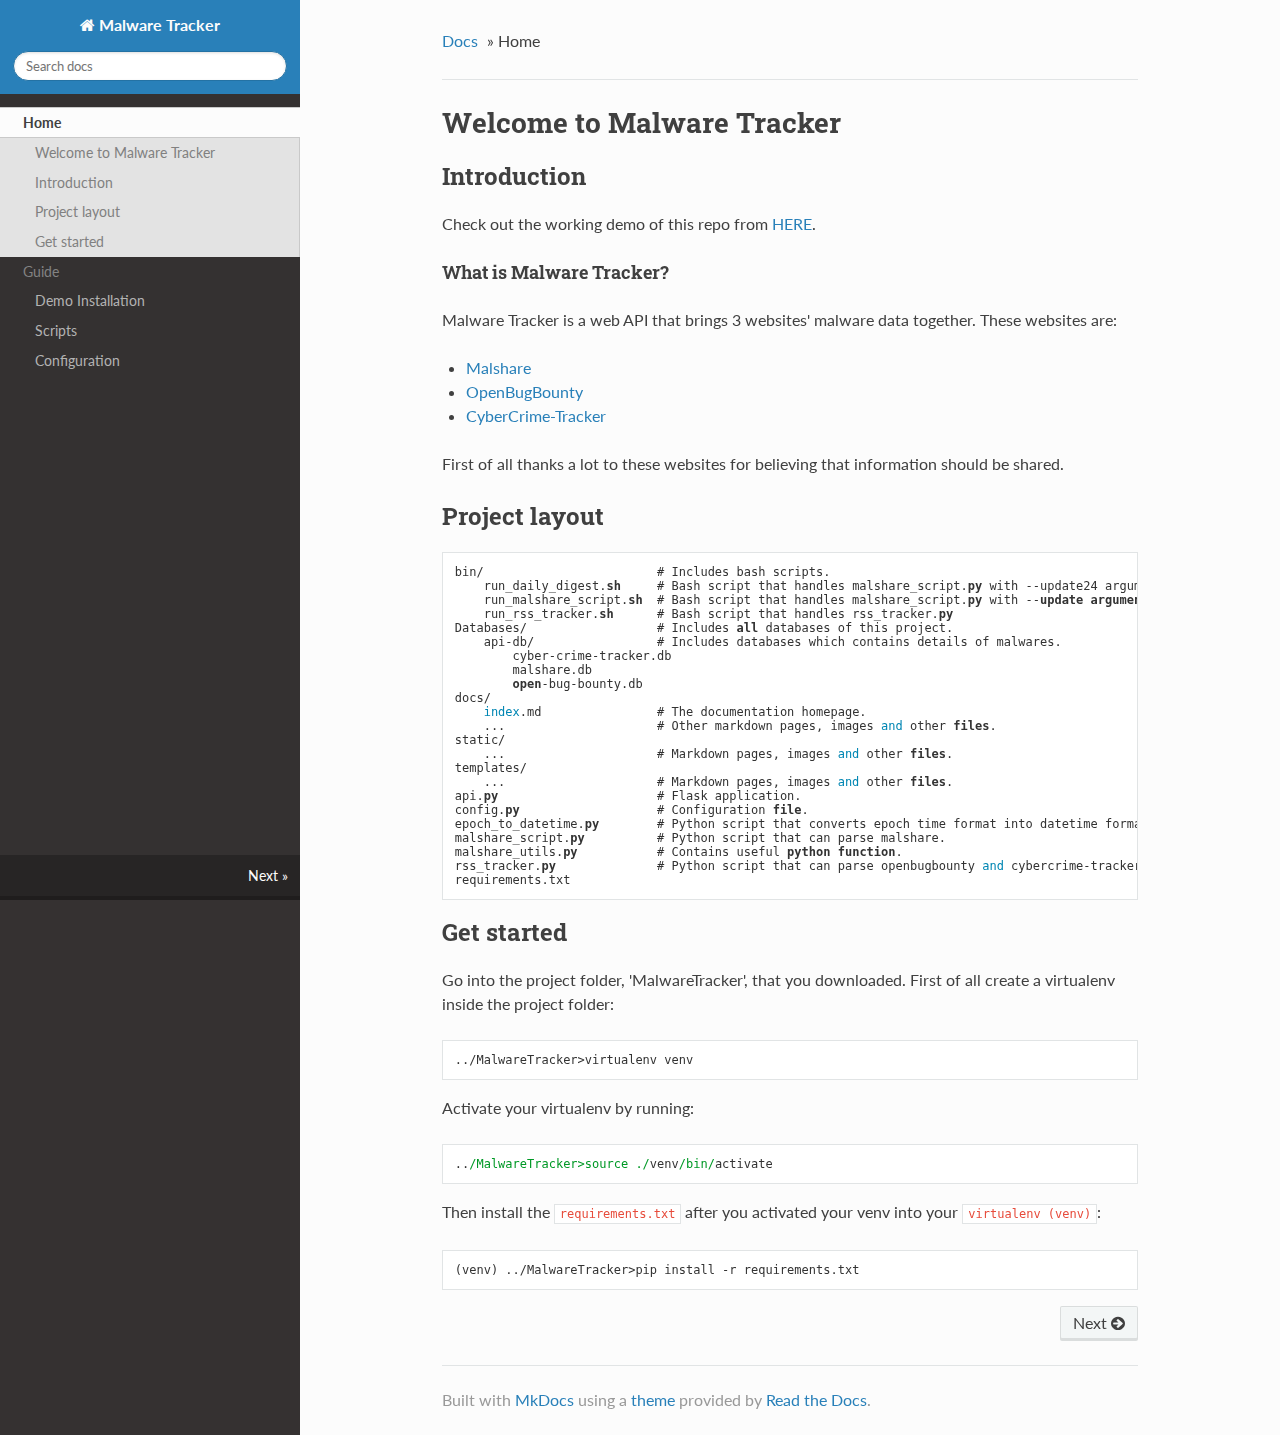
<file: index.html>
<!DOCTYPE html>
<!--[if IE 8]><html class="no-js lt-ie9" lang="en" > <![endif]-->
<!--[if gt IE 8]><!--> <html class="no-js" lang="en" > <!--<![endif]-->
<head>
  <meta charset="utf-8">
  <meta http-equiv="X-UA-Compatible" content="IE=edge">
  <meta name="viewport" content="width=device-width, initial-scale=1.0">
  <meta name="description" content="None">
  
  <link rel="shortcut icon" href="./img/favicon.ico">
  <title>Home - Malware Tracker</title>
  <link href='https://fonts.googleapis.com/css?family=Lato:400,700|Roboto+Slab:400,700|Inconsolata:400,700' rel='stylesheet' type='text/css'>

  <link rel="stylesheet" href="./css/theme.css" type="text/css" />
  <link rel="stylesheet" href="./css/theme_extra.css" type="text/css" />
  <link rel="stylesheet" href="./css/highlight.css">
  
  <script>
    // Current page data
    var mkdocs_page_name = "Home";
    var mkdocs_page_input_path = "index.md";
    var mkdocs_page_url = "/";
  </script>
  
  <script src="./js/jquery-2.1.1.min.js"></script>
  <script src="./js/modernizr-2.8.3.min.js"></script>
  <script type="text/javascript" src="./js/highlight.pack.js"></script> 
  
</head>

<body class="wy-body-for-nav" role="document">

  <div class="wy-grid-for-nav">

    
    <nav data-toggle="wy-nav-shift" class="wy-nav-side stickynav">
      <div class="wy-side-nav-search">
        <a href="." class="icon icon-home"> Malware Tracker</a>
        <div role="search">
  <form id ="rtd-search-form" class="wy-form" action="./search.html" method="get">
    <input type="text" name="q" placeholder="Search docs" />
  </form>
</div>
      </div>

      <div class="wy-menu wy-menu-vertical" data-spy="affix" role="navigation" aria-label="main navigation">
	<ul class="current">
	  
          
            <li class="toctree-l1 current">
		
    <a class="current" href=".">Home</a>
    <ul class="subnav">
            
    <li class="toctree-l2"><a href="#welcome-to-malware-tracker">Welcome to Malware Tracker</a></li>
    
        <ul>
        
            <li><a class="toctree-l3" href="#introduction">Introduction</a></li>
        
            <li><a class="toctree-l3" href="#project-layout">Project layout</a></li>
        
            <li><a class="toctree-l3" href="#get-started">Get started</a></li>
        
        </ul>
    

    </ul>
	    </li>
          
            <li class="toctree-l1">
		
    <span class="caption-text">Guide</span>
    <ul class="subnav">
                <li class="">
                    
    <a class="" href="guide/demoinstall/">Demo Installation</a>
                </li>
                <li class="">
                    
    <a class="" href="guide/scripts/">Scripts</a>
                </li>
                <li class="">
                    
    <a class="" href="guide/configuration/">Configuration</a>
                </li>
    </ul>
	    </li>
          
        </ul>
      </div>
      &nbsp;
    </nav>

    <section data-toggle="wy-nav-shift" class="wy-nav-content-wrap">

      
      <nav class="wy-nav-top" role="navigation" aria-label="top navigation">
        <i data-toggle="wy-nav-top" class="fa fa-bars"></i>
        <a href=".">Malware Tracker</a>
      </nav>

      
      <div class="wy-nav-content">
        <div class="rst-content">
          <div role="navigation" aria-label="breadcrumbs navigation">
  <ul class="wy-breadcrumbs">
    <li><a href=".">Docs</a> &raquo;</li>
    
      
    
    <li>Home</li>
    <li class="wy-breadcrumbs-aside">
      
    </li>
  </ul>
  <hr/>
</div>
          <div role="main">
            <div class="section">
              
                <h1 id="welcome-to-malware-tracker">Welcome to Malware Tracker</h1>
<h2 id="introduction">Introduction</h2>
<p>Check out the working demo of this repo from <a href="http://18.185.46.178:8080/">HERE</a>.</p>
<h4 id="what-is-malware-tracker">What is Malware Tracker?</h4>
<p>Malware Tracker is a web API that brings 3 websites' malware data together. These websites are:</p>
<ul>
<li><a href="https://malshare.com/">Malshare</a></li>
<li><a href="https://www.openbugbounty.org/">OpenBugBounty</a></li>
<li><a href="http://cybercrime-tracker.net/">CyberCrime-Tracker</a></li>
</ul>
<p>First of all thanks a lot to these websites for believing that information should be shared.</p>
<h2 id="project-layout">Project layout</h2>
<pre><code>bin/                        # Includes bash scripts.
    run_daily_digest.sh     # Bash script that handles malshare_script.py with --update24 argument:
    run_malshare_script.sh  # Bash script that handles malshare_script.py with --update argument.
    run_rss_tracker.sh      # Bash script that handles rss_tracker.py
Databases/                  # Includes all databases of this project.
    api-db/                 # Includes databases which contains details of malwares.
        cyber-crime-tracker.db
        malshare.db
        open-bug-bounty.db
docs/
    index.md                # The documentation homepage.
    ...                     # Other markdown pages, images and other files.
static/
    ...                     # Markdown pages, images and other files.
templates/
    ...                     # Markdown pages, images and other files.
api.py                      # Flask application.
config.py                   # Configuration file.
epoch_to_datetime.py        # Python script that converts epoch time format into datetime format.
malshare_script.py          # Python script that can parse malshare.
malshare_utils.py           # Contains useful python function.
rss_tracker.py              # Python script that can parse openbugbounty and cybercrime-tracker.
requirements.txt
</code></pre>
<h2 id="get-started">Get started</h2>
<p>Go into the project folder, 'MalwareTracker', that you downloaded. First of all create a virtualenv inside the project 
folder:</p>
<pre><code>../MalwareTracker&gt;virtualenv venv
</code></pre>

<p>Activate your virtualenv by running:</p>
<pre><code>../MalwareTracker&gt;source ./venv/bin/activate
</code></pre>

<p>Then install the <code>requirements.txt</code> after you activated your venv into your <code>virtualenv (venv)</code>:</p>
<pre><code>(venv) ../MalwareTracker&gt;pip install -r requirements.txt
</code></pre>
              
            </div>
          </div>
          <footer>
  
    <div class="rst-footer-buttons" role="navigation" aria-label="footer navigation">
      
        <a href="guide/demoinstall/" class="btn btn-neutral float-right" title="Demo Installation">Next <span class="icon icon-circle-arrow-right"></span></a>
      
      
    </div>
  

  <hr/>

  <div role="contentinfo">
    <!-- Copyright etc -->
    
  </div>

  Built with <a href="http://www.mkdocs.org">MkDocs</a> using a <a href="https://github.com/snide/sphinx_rtd_theme">theme</a> provided by <a href="https://readthedocs.org">Read the Docs</a>.
</footer>
      
        </div>
      </div>

    </section>

  </div>

  <div class="rst-versions" role="note" style="cursor: pointer">
    <span class="rst-current-version" data-toggle="rst-current-version">
      
      
      
        <span style="margin-left: 15px"><a href="guide/demoinstall/" style="color: #fcfcfc">Next &raquo;</a></span>
      
    </span>
</div>
    <script>var base_url = '.';</script>
    <script src="./js/theme.js"></script>
      <script src="./search/require.js"></script>
      <script src="./search/search.js"></script>

</body>
</html>

<!--
MkDocs version : 0.17.5
Build Date UTC : 2018-07-19 14:20:01
-->
</file>
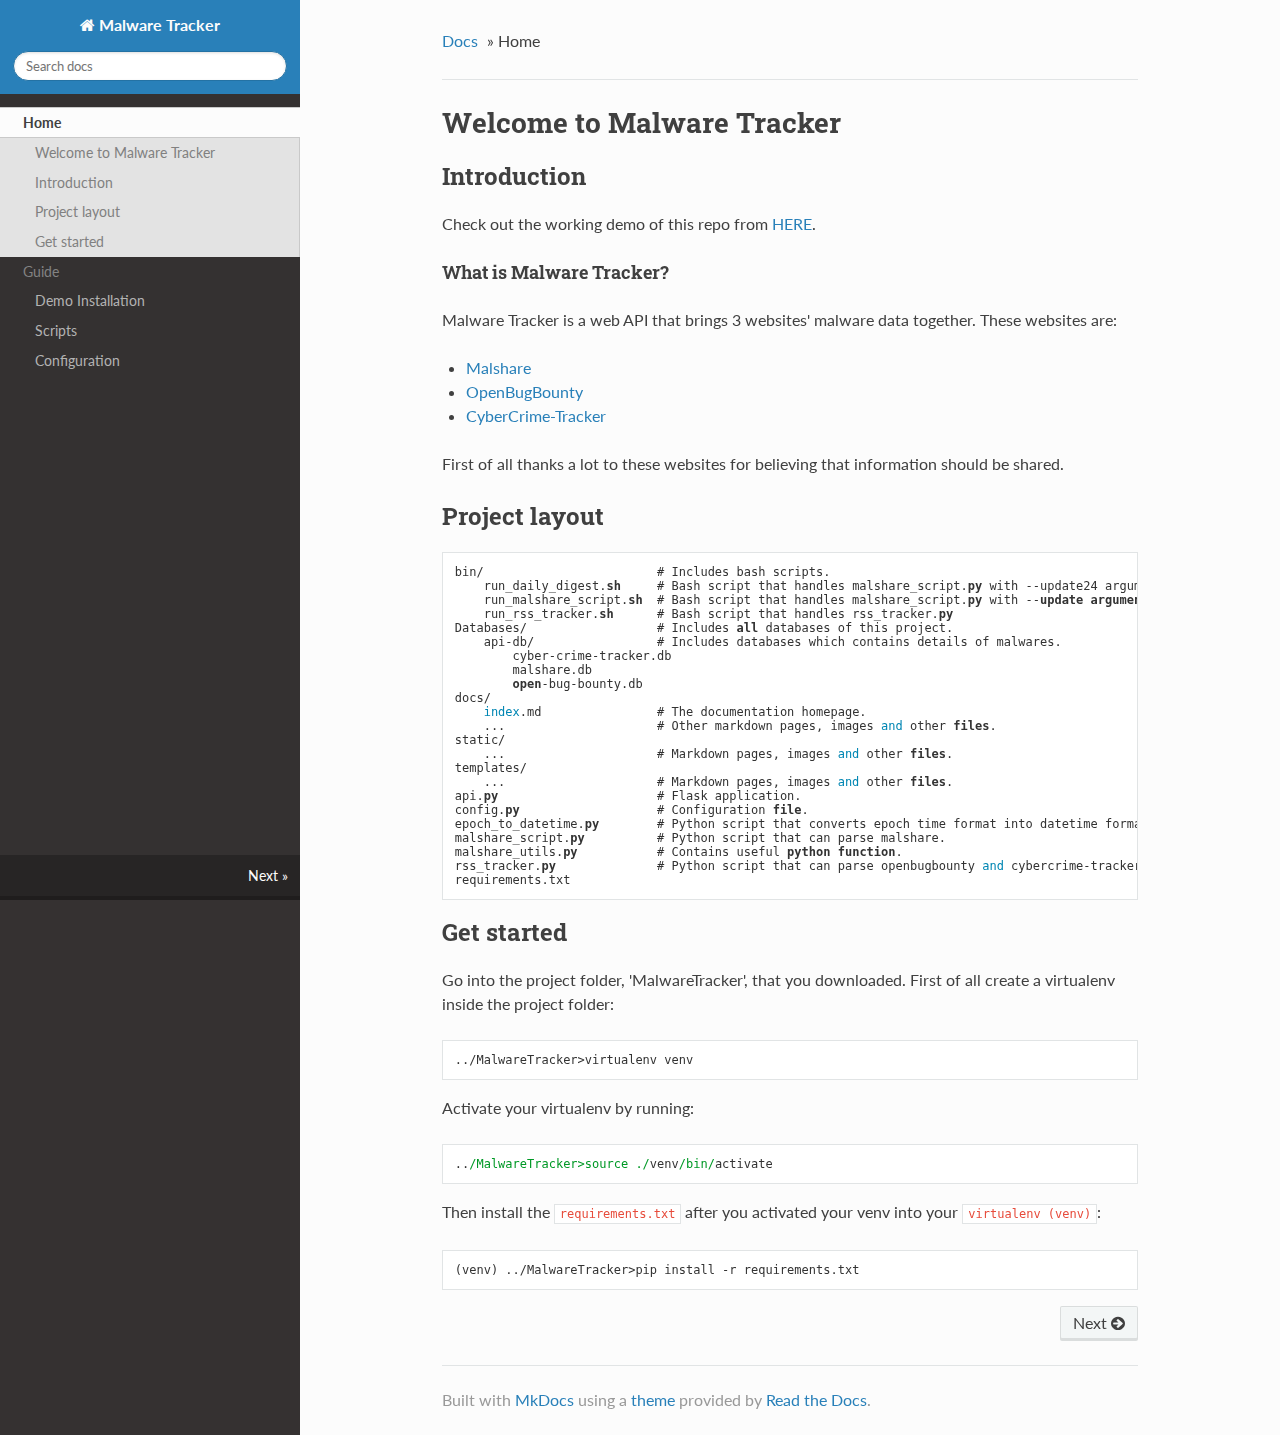
<file: docs/site/index.html>
<!DOCTYPE html>
<!--[if IE 8]><html class="no-js lt-ie9" lang="en" > <![endif]-->
<!--[if gt IE 8]><!--> <html class="no-js" lang="en" > <!--<![endif]-->
<head>
  <meta charset="utf-8">
  <meta http-equiv="X-UA-Compatible" content="IE=edge">
  <meta name="viewport" content="width=device-width, initial-scale=1.0">
  <meta name="description" content="None">
  
  <link rel="shortcut icon" href="./img/favicon.ico">
  <title>Home - Malware Tracker</title>
  <link href='https://fonts.googleapis.com/css?family=Lato:400,700|Roboto+Slab:400,700|Inconsolata:400,700' rel='stylesheet' type='text/css'>

  <link rel="stylesheet" href="./css/theme.css" type="text/css" />
  <link rel="stylesheet" href="./css/theme_extra.css" type="text/css" />
  <link rel="stylesheet" href="./css/highlight.css">
  
  <script>
    // Current page data
    var mkdocs_page_name = "Home";
    var mkdocs_page_input_path = "index.md";
    var mkdocs_page_url = "/";
  </script>
  
  <script src="./js/jquery-2.1.1.min.js"></script>
  <script src="./js/modernizr-2.8.3.min.js"></script>
  <script type="text/javascript" src="./js/highlight.pack.js"></script> 
  
</head>

<body class="wy-body-for-nav" role="document">

  <div class="wy-grid-for-nav">

    
    <nav data-toggle="wy-nav-shift" class="wy-nav-side stickynav">
      <div class="wy-side-nav-search">
        <a href="." class="icon icon-home"> Malware Tracker</a>
        <div role="search">
  <form id ="rtd-search-form" class="wy-form" action="./search.html" method="get">
    <input type="text" name="q" placeholder="Search docs" />
  </form>
</div>
      </div>

      <div class="wy-menu wy-menu-vertical" data-spy="affix" role="navigation" aria-label="main navigation">
	<ul class="current">
	  
          
            <li class="toctree-l1 current">
		
    <a class="current" href=".">Home</a>
    <ul class="subnav">
            
    <li class="toctree-l2"><a href="#welcome-to-malware-tracker">Welcome to Malware Tracker</a></li>
    
        <ul>
        
            <li><a class="toctree-l3" href="#introduction">Introduction</a></li>
        
            <li><a class="toctree-l3" href="#project-layout">Project layout</a></li>
        
            <li><a class="toctree-l3" href="#get-started">Get started</a></li>
        
        </ul>
    

    </ul>
	    </li>
          
            <li class="toctree-l1">
		
    <span class="caption-text">Guide</span>
    <ul class="subnav">
                <li class="">
                    
    <a class="" href="guide/demoinstall/">Demo Installation</a>
                </li>
                <li class="">
                    
    <a class="" href="guide/scripts/">Scripts</a>
                </li>
                <li class="">
                    
    <a class="" href="guide/configuration/">Configuration</a>
                </li>
    </ul>
	    </li>
          
        </ul>
      </div>
      &nbsp;
    </nav>

    <section data-toggle="wy-nav-shift" class="wy-nav-content-wrap">

      
      <nav class="wy-nav-top" role="navigation" aria-label="top navigation">
        <i data-toggle="wy-nav-top" class="fa fa-bars"></i>
        <a href=".">Malware Tracker</a>
      </nav>

      
      <div class="wy-nav-content">
        <div class="rst-content">
          <div role="navigation" aria-label="breadcrumbs navigation">
  <ul class="wy-breadcrumbs">
    <li><a href=".">Docs</a> &raquo;</li>
    
      
    
    <li>Home</li>
    <li class="wy-breadcrumbs-aside">
      
    </li>
  </ul>
  <hr/>
</div>
          <div role="main">
            <div class="section">
              
                <h1 id="welcome-to-malware-tracker">Welcome to Malware Tracker</h1>
<h2 id="introduction">Introduction</h2>
<p>Check out the working demo of this repo from <a href="http://18.185.46.178:8080/">HERE</a>.</p>
<h4 id="what-is-malware-tracker">What is Malware Tracker?</h4>
<p>Malware Tracker is a web API that brings 3 websites' malware data together. These websites are:</p>
<ul>
<li><a href="https://malshare.com/">Malshare</a></li>
<li><a href="https://www.openbugbounty.org/">OpenBugBounty</a></li>
<li><a href="http://cybercrime-tracker.net/">CyberCrime-Tracker</a></li>
</ul>
<p>First of all thanks a lot to these websites for believing that information should be shared.</p>
<h2 id="project-layout">Project layout</h2>
<pre><code>bin/                        # Includes bash scripts.
    run_daily_digest.sh     # Bash script that handles malshare_script.py with --update24 argument:
    run_malshare_script.sh  # Bash script that handles malshare_script.py with --update argument.
    run_rss_tracker.sh      # Bash script that handles rss_tracker.py
Databases/                  # Includes all databases of this project.
    api-db/                 # Includes databases which contains details of malwares.
        cyber-crime-tracker.db
        malshare.db
        open-bug-bounty.db
docs/
    index.md                # The documentation homepage.
    ...                     # Other markdown pages, images and other files.
static/
    ...                     # Markdown pages, images and other files.
templates/
    ...                     # Markdown pages, images and other files.
api.py                      # Flask application.
config.py                   # Configuration file.
epoch_to_datetime.py        # Python script that converts epoch time format into datetime format.
malshare_script.py          # Python script that can parse malshare.
malshare_utils.py           # Contains useful python function.
rss_tracker.py              # Python script that can parse openbugbounty and cybercrime-tracker.
requirements.txt
</code></pre>
<h2 id="get-started">Get started</h2>
<p>Go into the project folder, 'MalwareTracker', that you downloaded. First of all create a virtualenv inside the project 
folder:</p>
<pre><code>../MalwareTracker&gt;virtualenv venv
</code></pre>

<p>Activate your virtualenv by running:</p>
<pre><code>../MalwareTracker&gt;source ./venv/bin/activate
</code></pre>

<p>Then install the <code>requirements.txt</code> after you activated your venv into your <code>virtualenv (venv)</code>:</p>
<pre><code>(venv) ../MalwareTracker&gt;pip install -r requirements.txt
</code></pre>
              
            </div>
          </div>
          <footer>
  
    <div class="rst-footer-buttons" role="navigation" aria-label="footer navigation">
      
        <a href="guide/demoinstall/" class="btn btn-neutral float-right" title="Demo Installation">Next <span class="icon icon-circle-arrow-right"></span></a>
      
      
    </div>
  

  <hr/>

  <div role="contentinfo">
    <!-- Copyright etc -->
    
  </div>

  Built with <a href="http://www.mkdocs.org">MkDocs</a> using a <a href="https://github.com/snide/sphinx_rtd_theme">theme</a> provided by <a href="https://readthedocs.org">Read the Docs</a>.
</footer>
      
        </div>
      </div>

    </section>

  </div>

  <div class="rst-versions" role="note" style="cursor: pointer">
    <span class="rst-current-version" data-toggle="rst-current-version">
      
      
      
        <span style="margin-left: 15px"><a href="guide/demoinstall/" style="color: #fcfcfc">Next &raquo;</a></span>
      
    </span>
</div>
    <script>var base_url = '.';</script>
    <script src="./js/theme.js"></script>
      <script src="./search/require.js"></script>
      <script src="./search/search.js"></script>

</body>
</html>

<!--
MkDocs version : 0.17.5
Build Date UTC : 2018-07-19 12:38:11
-->
</file>
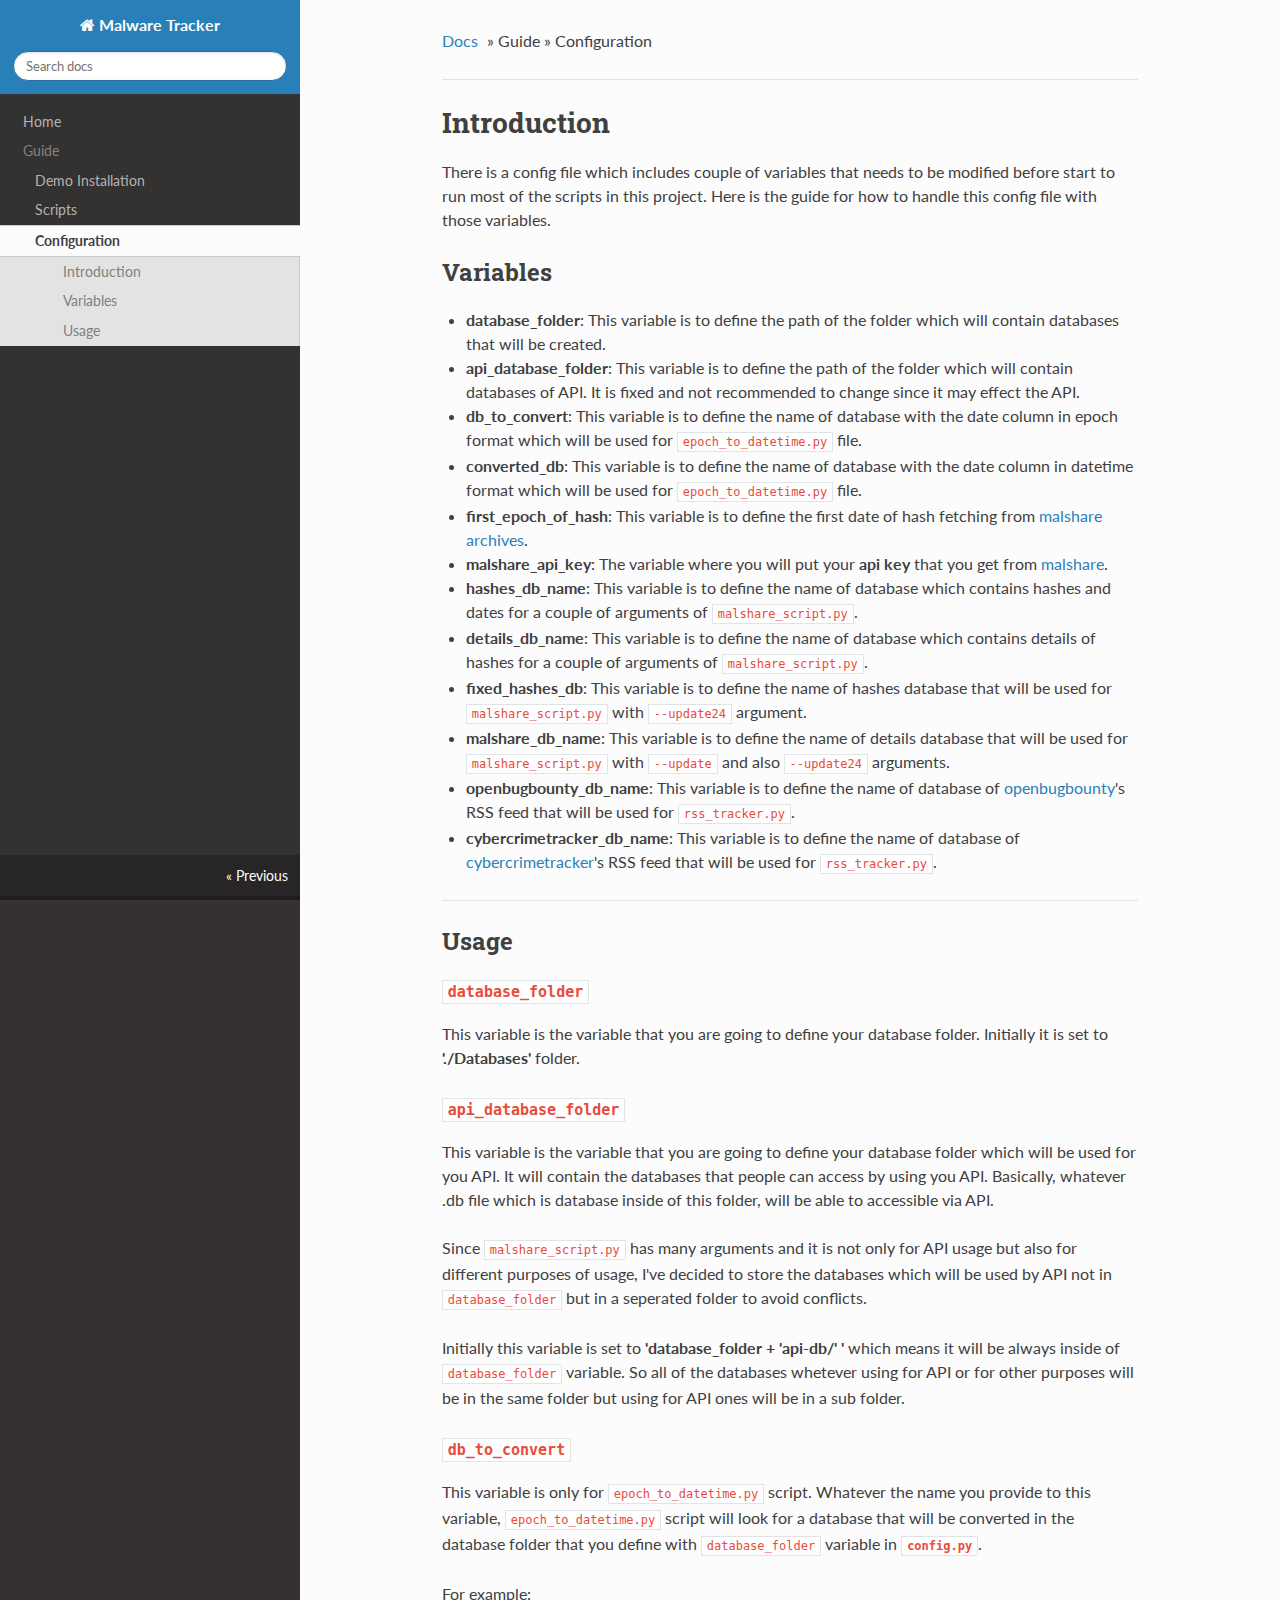
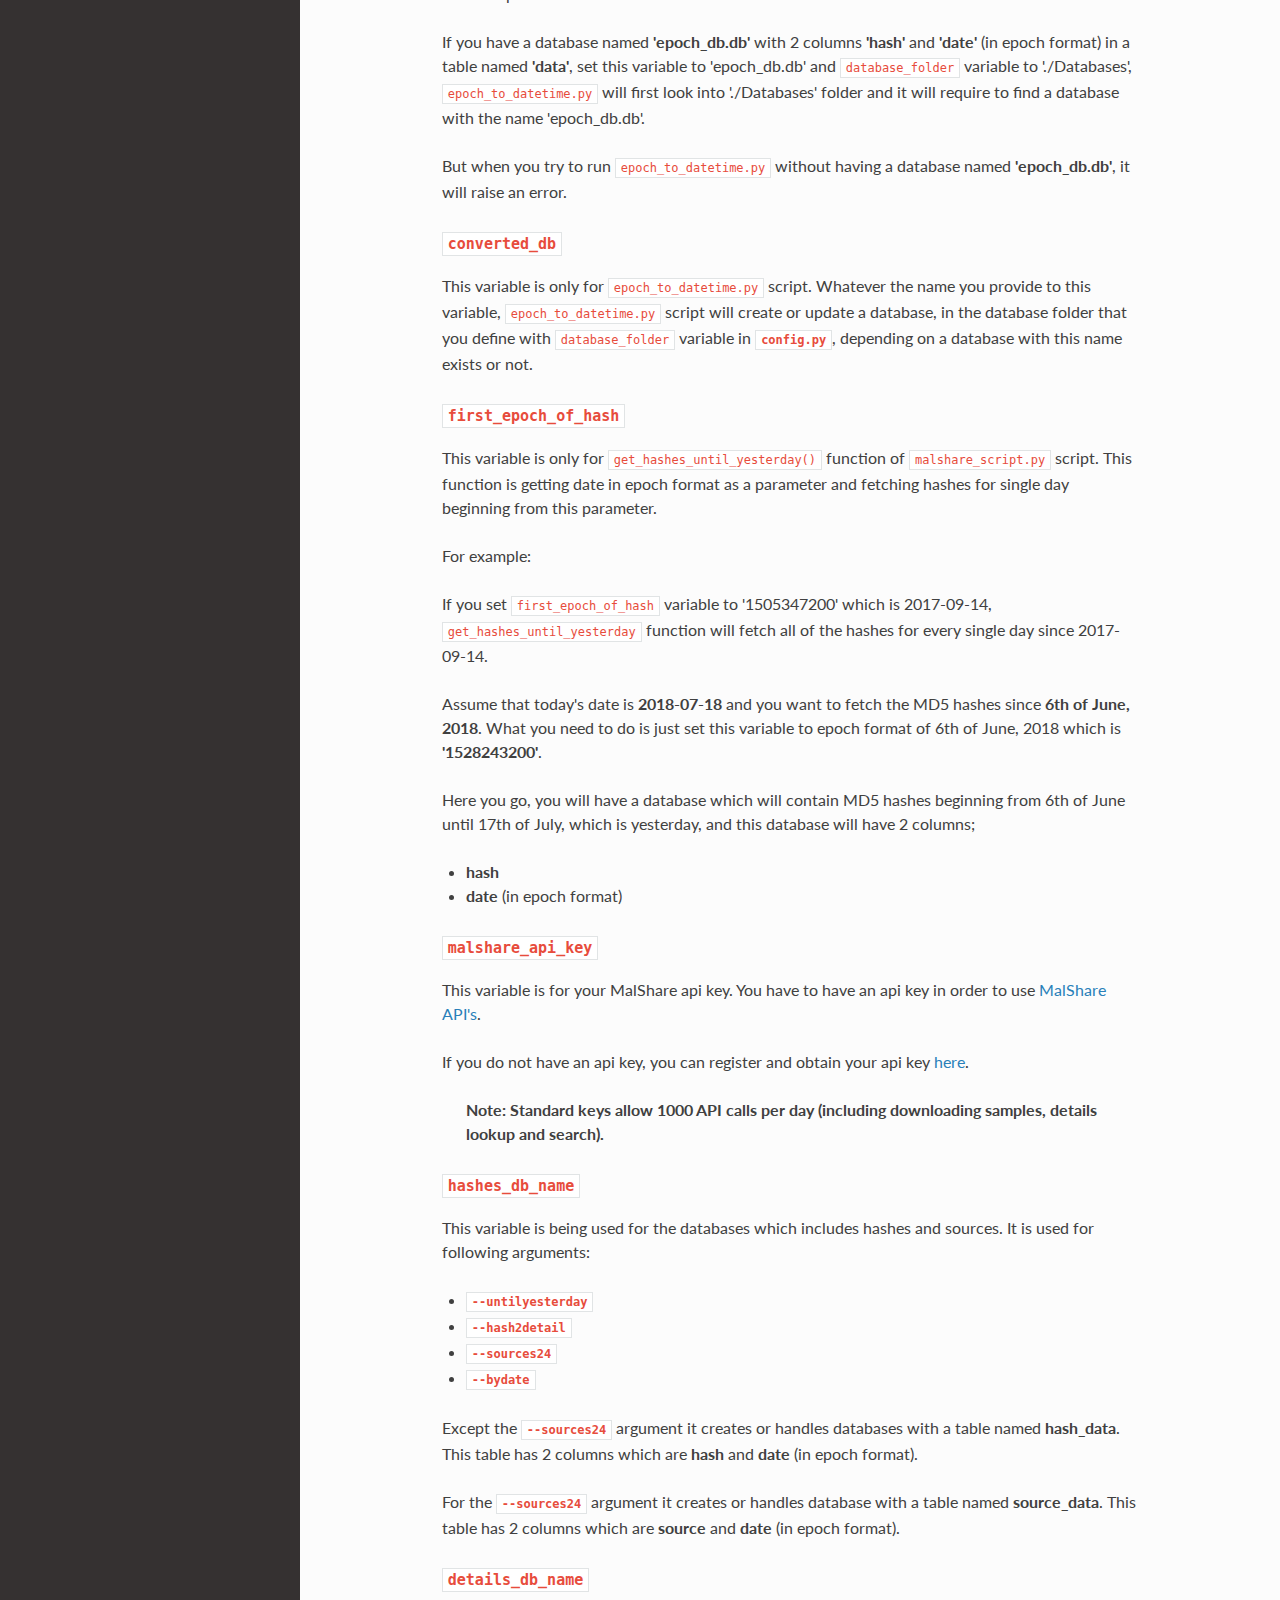
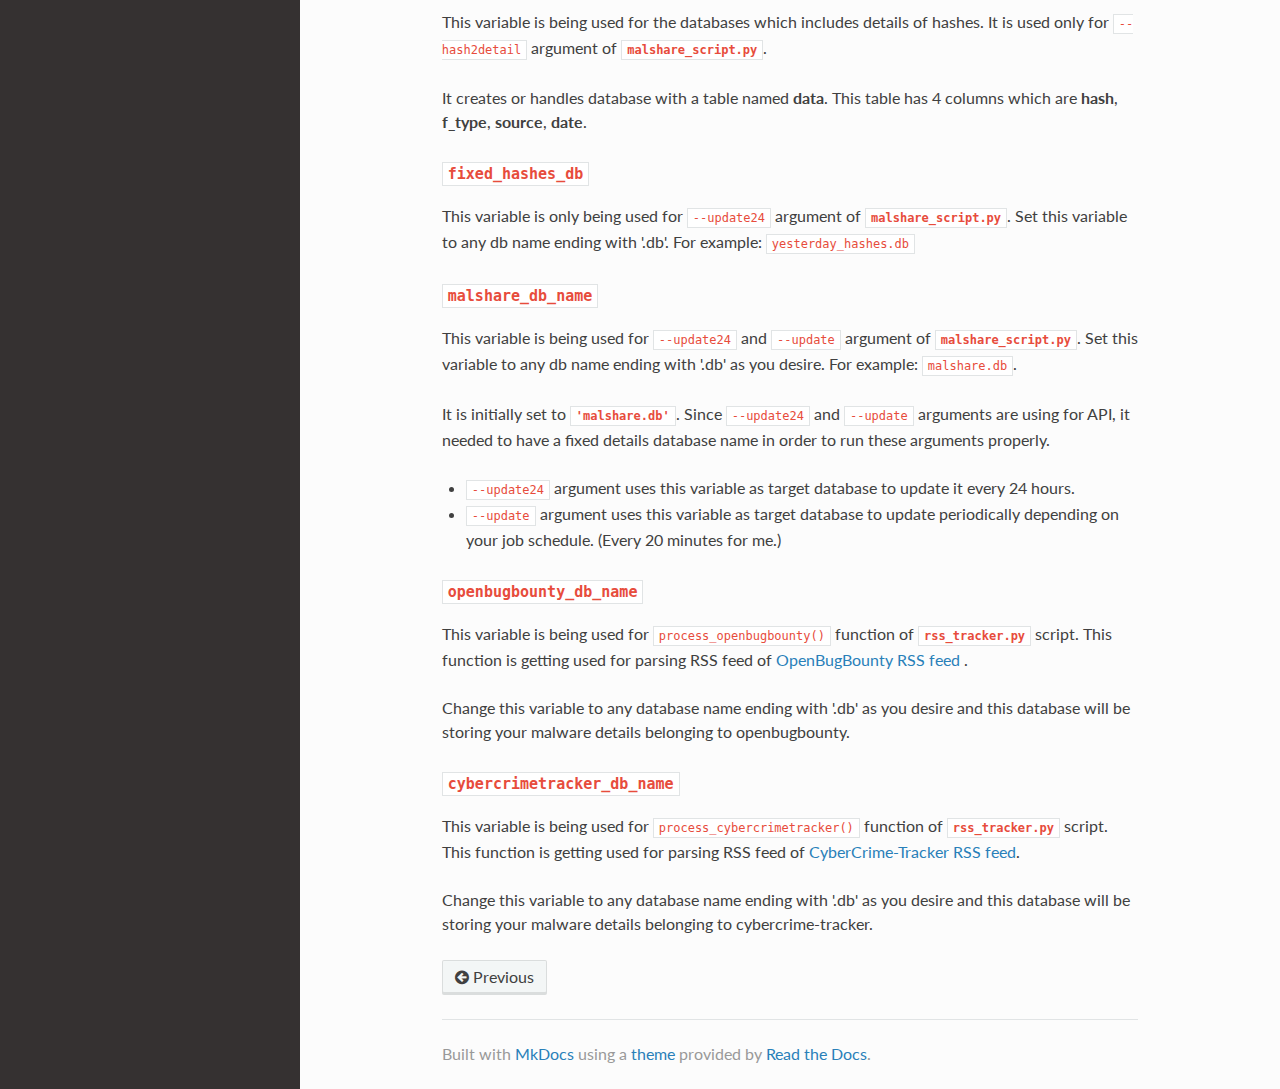
<file: guide/configuration/index.html>
<!DOCTYPE html>
<!--[if IE 8]><html class="no-js lt-ie9" lang="en" > <![endif]-->
<!--[if gt IE 8]><!--> <html class="no-js" lang="en" > <!--<![endif]-->
<head>
  <meta charset="utf-8">
  <meta http-equiv="X-UA-Compatible" content="IE=edge">
  <meta name="viewport" content="width=device-width, initial-scale=1.0">
  
  
  <link rel="shortcut icon" href="../../img/favicon.ico">
  <title>Configuration - Malware Tracker</title>
  <link href='https://fonts.googleapis.com/css?family=Lato:400,700|Roboto+Slab:400,700|Inconsolata:400,700' rel='stylesheet' type='text/css'>

  <link rel="stylesheet" href="../../css/theme.css" type="text/css" />
  <link rel="stylesheet" href="../../css/theme_extra.css" type="text/css" />
  <link rel="stylesheet" href="../../css/highlight.css">
  
  <script>
    // Current page data
    var mkdocs_page_name = "Configuration";
    var mkdocs_page_input_path = "guide/configuration.md";
    var mkdocs_page_url = "/guide/configuration/";
  </script>
  
  <script src="../../js/jquery-2.1.1.min.js"></script>
  <script src="../../js/modernizr-2.8.3.min.js"></script>
  <script type="text/javascript" src="../../js/highlight.pack.js"></script> 
  
</head>

<body class="wy-body-for-nav" role="document">

  <div class="wy-grid-for-nav">

    
    <nav data-toggle="wy-nav-shift" class="wy-nav-side stickynav">
      <div class="wy-side-nav-search">
        <a href="../.." class="icon icon-home"> Malware Tracker</a>
        <div role="search">
  <form id ="rtd-search-form" class="wy-form" action="../../search.html" method="get">
    <input type="text" name="q" placeholder="Search docs" />
  </form>
</div>
      </div>

      <div class="wy-menu wy-menu-vertical" data-spy="affix" role="navigation" aria-label="main navigation">
	<ul class="current">
	  
          
            <li class="toctree-l1">
		
    <a class="" href="../..">Home</a>
	    </li>
          
            <li class="toctree-l1">
		
    <span class="caption-text">Guide</span>
    <ul class="subnav">
                <li class="">
                    
    <a class="" href="../demoinstall/">Demo Installation</a>
                </li>
                <li class="">
                    
    <a class="" href="../scripts/">Scripts</a>
                </li>
                <li class=" current">
                    
    <a class="current" href="./">Configuration</a>
    <ul class="subnav">
            
    <li class="toctree-l3"><a href="#introduction">Introduction</a></li>
    
        <ul>
        
            <li><a class="toctree-l4" href="#variables">Variables</a></li>
        
            <li><a class="toctree-l4" href="#usage">Usage</a></li>
        
        </ul>
    

    </ul>
                </li>
    </ul>
	    </li>
          
        </ul>
      </div>
      &nbsp;
    </nav>

    <section data-toggle="wy-nav-shift" class="wy-nav-content-wrap">

      
      <nav class="wy-nav-top" role="navigation" aria-label="top navigation">
        <i data-toggle="wy-nav-top" class="fa fa-bars"></i>
        <a href="../..">Malware Tracker</a>
      </nav>

      
      <div class="wy-nav-content">
        <div class="rst-content">
          <div role="navigation" aria-label="breadcrumbs navigation">
  <ul class="wy-breadcrumbs">
    <li><a href="../..">Docs</a> &raquo;</li>
    
      
        
          <li>Guide &raquo;</li>
        
      
    
    <li>Configuration</li>
    <li class="wy-breadcrumbs-aside">
      
    </li>
  </ul>
  <hr/>
</div>
          <div role="main">
            <div class="section">
              
                <h1 id="introduction"><strong>Introduction</strong></h1>
<p>There is a config file which includes couple of variables that needs to be modified before start to run most of the
scripts in this project. Here is the guide for how to handle this config file with those variables.</p>
<h2 id="variables"><strong>Variables</strong></h2>
<ul>
<li>
<p><strong>database_folder</strong>: This variable is to define the path of the folder which will contain databases that will be created. </p>
</li>
<li>
<p><strong>api_database_folder</strong>: This variable is to define the path of the folder which will contain databases of API. It is 
fixed and not recommended to change since it may effect the API.</p>
</li>
<li>
<p><strong>db_to_convert</strong>: This variable is to define the name of database with the date column in epoch format which will be
 used for <code>epoch_to_datetime.py</code> file. </p>
</li>
<li>
<p><strong>converted_db</strong>: This variable is to define the name of database with the date column in datetime format which will be
 used for <code>epoch_to_datetime.py</code> file. </p>
</li>
<li>
<p><strong>first_epoch_of_hash</strong>: This variable is to define the first date of hash fetching from <a href="https://malshare.com/daily/">malshare archives</a>.</p>
</li>
<li>
<p><strong>malshare_api_key</strong>: The variable where you will put your <strong>api key</strong> that you get from <a href="https://malshare.com/">malshare</a>.</p>
</li>
<li>
<p><strong>hashes_db_name</strong>: This variable is to define the name of database which contains hashes and dates for a couple of
 arguments of <code>malshare_script.py</code>.</p>
</li>
<li>
<p><strong>details_db_name</strong>: This variable is to define the name of database which contains details of hashes for a couple of
arguments of <code>malshare_script.py</code>.</p>
</li>
<li>
<p><strong>fixed_hashes_db</strong>: This variable is to define the name of hashes database that will be used for <code>malshare_script.py</code>
with <code>--update24</code> argument.</p>
</li>
<li>
<p><strong>malshare_db_name</strong>: This variable is to define the name of details database that will be used for <code>malshare_script.py</code>
with <code>--update</code> and also <code>--update24</code> arguments.</p>
</li>
<li>
<p><strong>openbugbounty_db_name</strong>: This variable is to define the name of database of <a href="http://feeds.feedburner.com/XSSPosed">openbugbounty</a>'s 
RSS feed that will be used for <code>rss_tracker.py</code>.</p>
</li>
<li>
<p><strong>cybercrimetracker_db_name</strong>: This variable is to define the name of database of <a href="http://cybercrime-tracker.net/rss.xml">cybercrimetracker</a>'s 
RSS feed that will be used for <code>rss_tracker.py</code>.</p>
</li>
</ul>
<hr />
<h2 id="usage"><strong>Usage</strong></h2>
<h3 id="database_folder"><strong><code>database_folder</code></strong></h3>
<p>This variable is the variable that you are going to define your database folder. Initially it is set to <strong>'./Databases'</strong>
folder.</p>
<h3 id="api_database_folder"><strong><code>api_database_folder</code></strong></h3>
<p>This variable is the variable that you are going to define your database folder which will be used for you API. It will
contain the databases that people can access by using you API. Basically, whatever .db file which is database inside of
this folder, will be able to accessible via API. </p>
<p>Since <code>malshare_script.py</code> has many arguments and it is not only for API usage but also for different purposes of usage,
I've decided to store the databases which will be used by API not in <code>database_folder</code> but in a seperated folder to avoid
conflicts.</p>
<p>Initially this variable is set to <strong>'database_folder + 'api-db/' '</strong> which means it will be always inside of 
<code>database_folder</code> variable. So all of the databases whetever using for API or for other purposes will be in the same
folder but using for API ones will be in a sub folder.</p>
<h3 id="db_to_convert"><strong><code>db_to_convert</code></strong></h3>
<p>This variable is only for <code>epoch_to_datetime.py</code> script. Whatever the name you provide to this variable,
<code>epoch_to_datetime.py</code> script will look for a database that will be converted in the database folder that you define
with <code>database_folder</code> variable in <strong><code>config.py</code></strong>.</p>
<p>For example:</p>
<p>If you have a database named <strong>'epoch_db.db'</strong> with 2 columns <strong>'hash'</strong> and <strong>'date'</strong> (in epoch format) in a table named
<strong>'data'</strong>, set this variable to 'epoch_db.db' and <code>database_folder</code> variable to './Databases', <code>epoch_to_datetime.py</code> will
first look into './Databases' folder and it will require to find a database with the name 'epoch_db.db'. </p>
<p>But when you try to run <code>epoch_to_datetime.py</code> without having a database named <strong>'epoch_db.db'</strong>, it will raise an error.</p>
<h3 id="converted_db"><strong><code>converted_db</code></strong></h3>
<p>This variable is only for <code>epoch_to_datetime.py</code> script. Whatever the name you provide to this variable,
<code>epoch_to_datetime.py</code> script will create or update a database, in the database folder that you define with 
<code>database_folder</code> variable in <strong><code>config.py</code></strong>, depending on a database with this name exists or not.</p>
<h3 id="first_epoch_of_hash"><strong><code>first_epoch_of_hash</code></strong></h3>
<p>This variable is only for <code>get_hashes_until_yesterday()</code> function of <code>malshare_script.py</code> script. This function is getting
date in epoch format as a parameter and fetching hashes for single day beginning from this parameter.</p>
<p>For example:</p>
<p>If you set <code>first_epoch_of_hash</code> variable to '1505347200' which is 2017-09-14, <code>get_hashes_until_yesterday</code> function
will fetch all of the hashes for every single day since 2017-09-14.</p>
<p>Assume that today's date is <strong>2018-07-18</strong> and you want to fetch the MD5 hashes since <strong>6th of June, 2018</strong>. What you need to do
is just set this variable to epoch format of 6th of June, 2018 which is <strong>'1528243200'</strong>. </p>
<p>Here you go, you will have 
a database which will contain MD5 hashes beginning from 6th of June until 17th of July, which is yesterday, and this
database will have 2 columns;</p>
<ul>
<li><strong>hash</strong></li>
<li><strong>date</strong> (in epoch format)</li>
</ul>
<h3 id="malshare_api_key"><strong><code>malshare_api_key</code></strong></h3>
<p>This variable is for your MalShare api key. You have to have an api key in order to use <a href="https://malshare.com/doc.php">MalShare API's</a>.</p>
<p>If you do not have an api key, you can register and obtain your api key <a href="https://malshare.com/register.php">here</a>.</p>
<blockquote>
<p><strong>Note: Standard keys allow 1000 API calls per day (including downloading samples, details lookup and search).</strong></p>
</blockquote>
<h3 id="hashes_db_name"><strong><code>hashes_db_name</code></strong></h3>
<p>This variable is being used for the databases which includes hashes and sources. It is used for following arguments:</p>
<ul>
<li><strong><code>--untilyesterday</code></strong></li>
<li><strong><code>--hash2detail</code></strong></li>
<li><strong><code>--sources24</code></strong></li>
<li><strong><code>--bydate</code></strong></li>
</ul>
<p>Except the <strong><code>--sources24</code></strong> argument it creates or handles databases with a table named <strong>hash_data</strong>. This table has
2 columns which are <strong>hash</strong> and <strong>date</strong> (in epoch format). </p>
<p>For the <strong><code>--sources24</code></strong> argument it creates or handles database with a table named <strong>source_data</strong>. This table has
2 columns which are <strong>source</strong> and <strong>date</strong> (in epoch format).</p>
<h3 id="details_db_name"><strong><code>details_db_name</code></strong></h3>
<p>This variable is being used for the databases which includes details of hashes. It is used only for <code>--hash2detail</code>
argument of <strong><code>malshare_script.py</code></strong>.</p>
<p>It creates or handles database with a table named <strong>data</strong>. This table has 4 columns which are <strong>hash</strong>, <strong>f_type</strong>, 
<strong>source</strong>, <strong>date</strong>.</p>
<h3 id="fixed_hashes_db"><strong><code>fixed_hashes_db</code></strong></h3>
<p>This variable is only being used for <code>--update24</code> argument of <strong><code>malshare_script.py</code></strong>. Set this variable to any db name
ending with '.db'. For example: <code>yesterday_hashes.db</code></p>
<h3 id="malshare_db_name"><strong><code>malshare_db_name</code></strong></h3>
<p>This variable is being used for <code>--update24</code> and <code>--update</code> argument of <strong><code>malshare_script.py</code></strong>. Set this variable to
any db name ending with '.db' as you desire. For example: <code>malshare.db</code>.</p>
<p>It is initially set to <strong><code>'malshare.db'</code></strong>. Since <code>--update24</code> and <code>--update</code> arguments are using for API, it needed to
have a fixed details database name in order to run these arguments properly.</p>
<ul>
<li>
<p><code>--update24</code> argument uses this variable as target database to update it every 24 hours.</p>
</li>
<li>
<p><code>--update</code> argument uses this variable as target database to update periodically depending on your job schedule. (Every
20 minutes for me.)</p>
</li>
</ul>
<h3 id="openbugbounty_db_name"><strong><code>openbugbounty_db_name</code></strong></h3>
<p>This variable is being used for <code>process_openbugbounty()</code> function of <strong><code>rss_tracker.py</code></strong> script. This function is getting
used for parsing RSS feed of <a href="http://feeds.feedburner.com/XSSPosed">OpenBugBounty RSS feed </a>.</p>
<p>Change this variable to any database name ending with '.db' as you desire and this database will be storing your malware
details belonging to openbugbounty.</p>
<h3 id="cybercrimetracker_db_name"><strong><code>cybercrimetracker_db_name</code></strong></h3>
<p>This variable is being used for <code>process_cybercrimetracker()</code> function of <strong><code>rss_tracker.py</code></strong> script. This function is getting
used for parsing RSS feed of <a href="http://cybercrime-tracker.net/rss.xml">CyberCrime-Tracker RSS feed</a>.</p>
<p>Change this variable to any database name ending with '.db' as you desire and this database will be storing your malware
details belonging to cybercrime-tracker.</p>
              
            </div>
          </div>
          <footer>
  
    <div class="rst-footer-buttons" role="navigation" aria-label="footer navigation">
      
      
        <a href="../scripts/" class="btn btn-neutral" title="Scripts"><span class="icon icon-circle-arrow-left"></span> Previous</a>
      
    </div>
  

  <hr/>

  <div role="contentinfo">
    <!-- Copyright etc -->
    
  </div>

  Built with <a href="http://www.mkdocs.org">MkDocs</a> using a <a href="https://github.com/snide/sphinx_rtd_theme">theme</a> provided by <a href="https://readthedocs.org">Read the Docs</a>.
</footer>
      
        </div>
      </div>

    </section>

  </div>

  <div class="rst-versions" role="note" style="cursor: pointer">
    <span class="rst-current-version" data-toggle="rst-current-version">
      
      
        <span><a href="../scripts/" style="color: #fcfcfc;">&laquo; Previous</a></span>
      
      
    </span>
</div>
    <script>var base_url = '../..';</script>
    <script src="../../js/theme.js"></script>
      <script src="../../search/require.js"></script>
      <script src="../../search/search.js"></script>

</body>
</html>
</file>
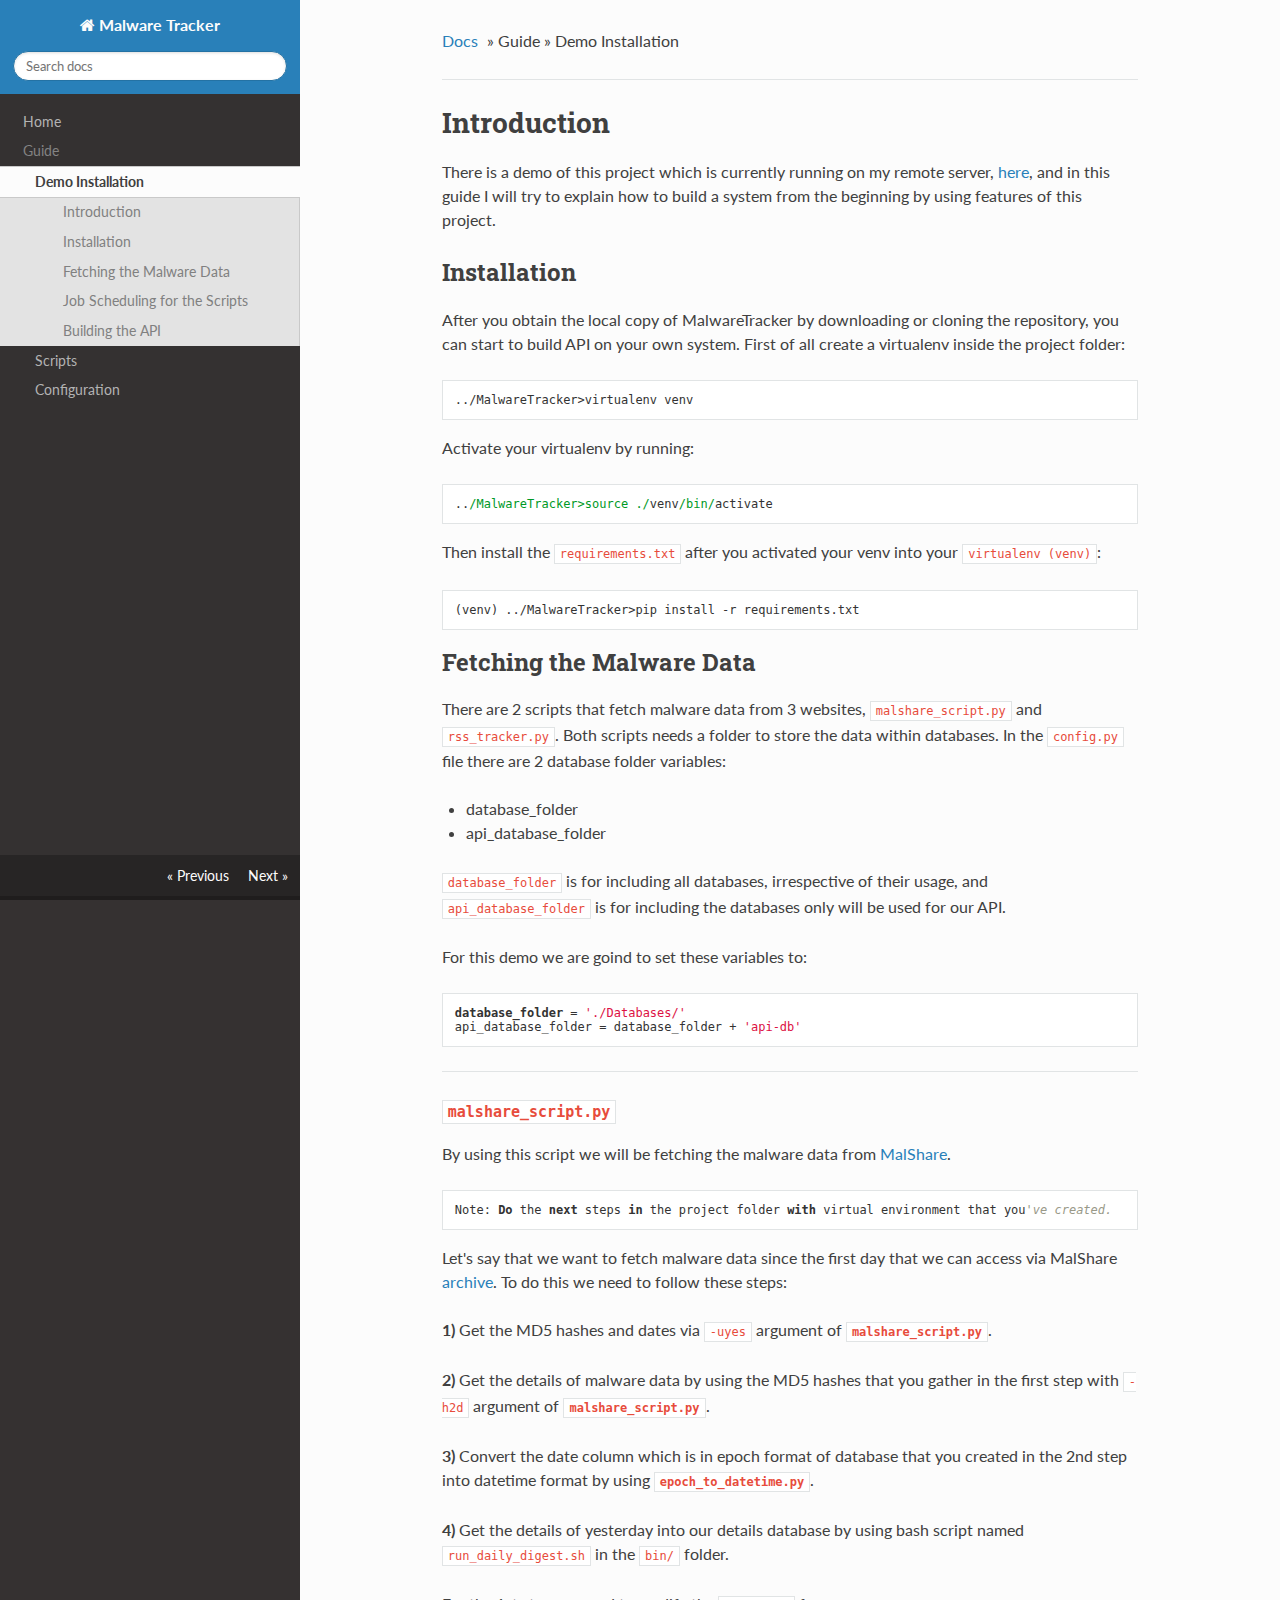
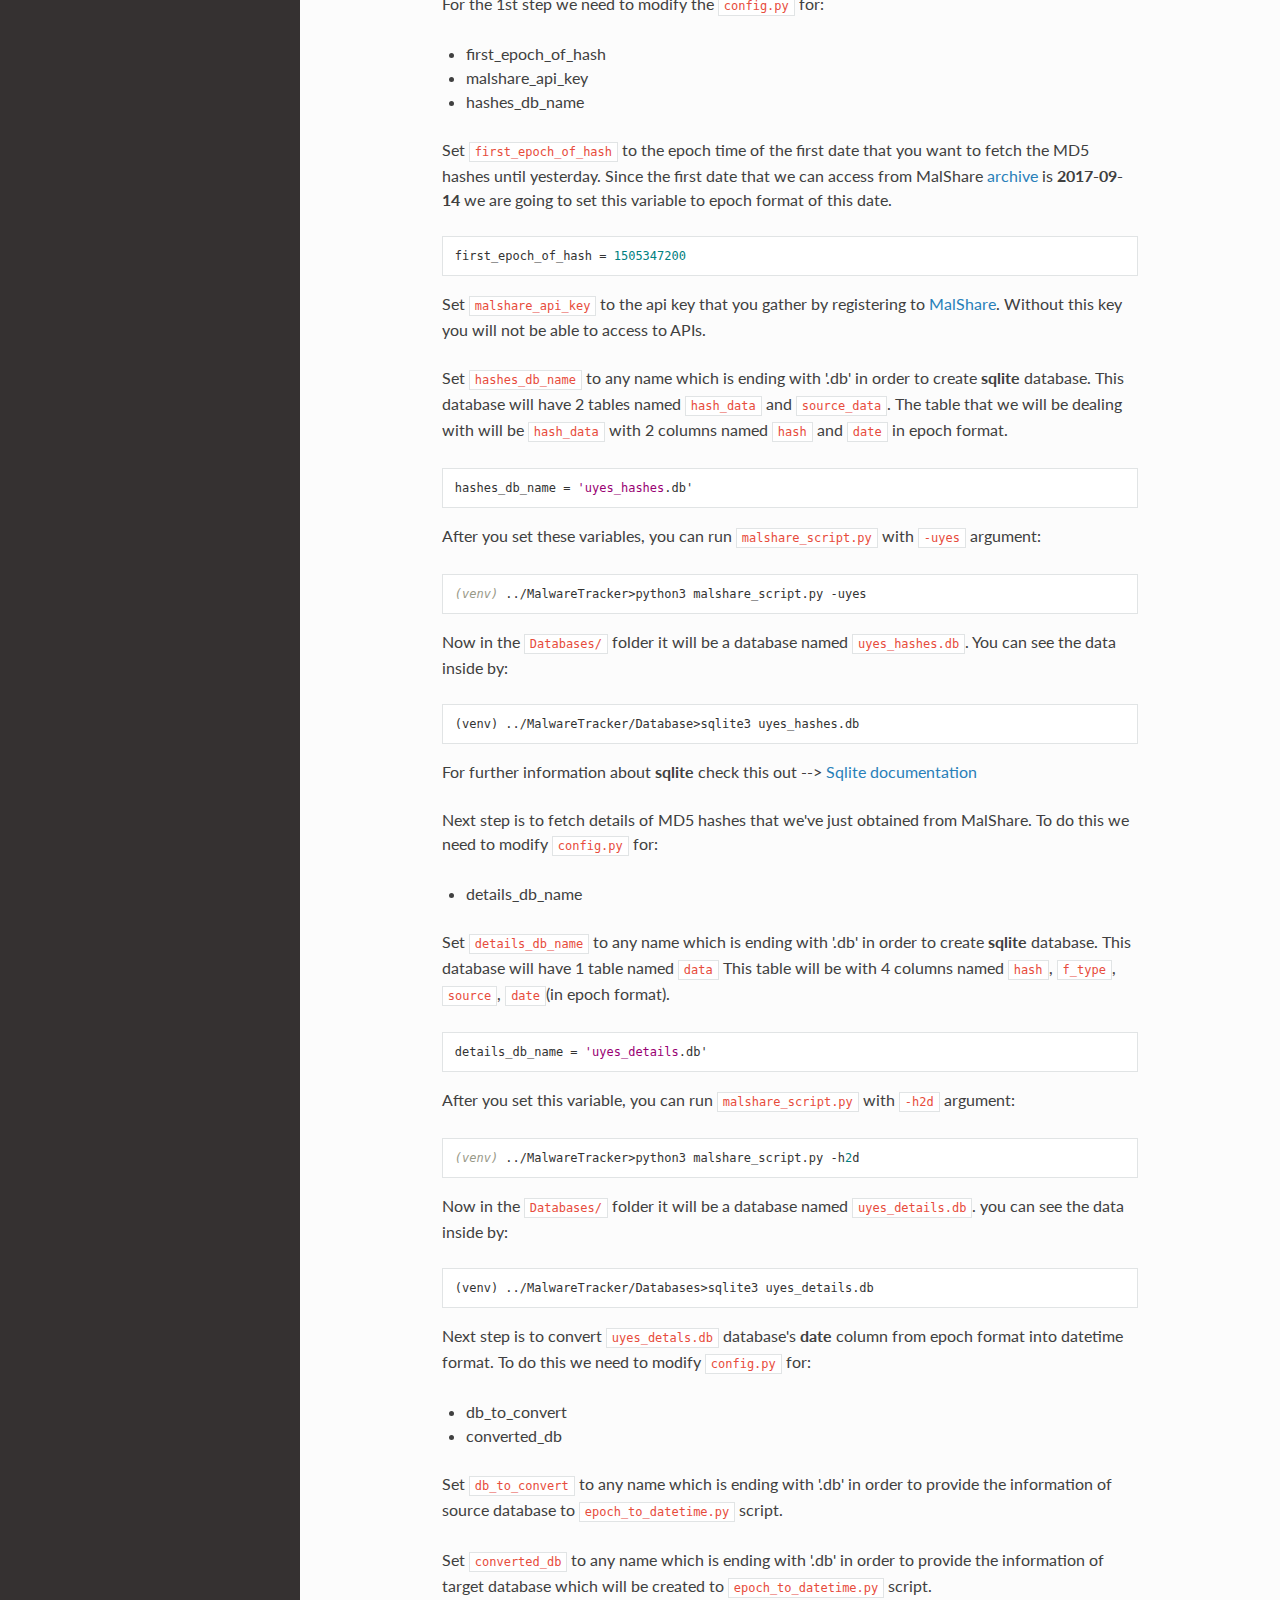
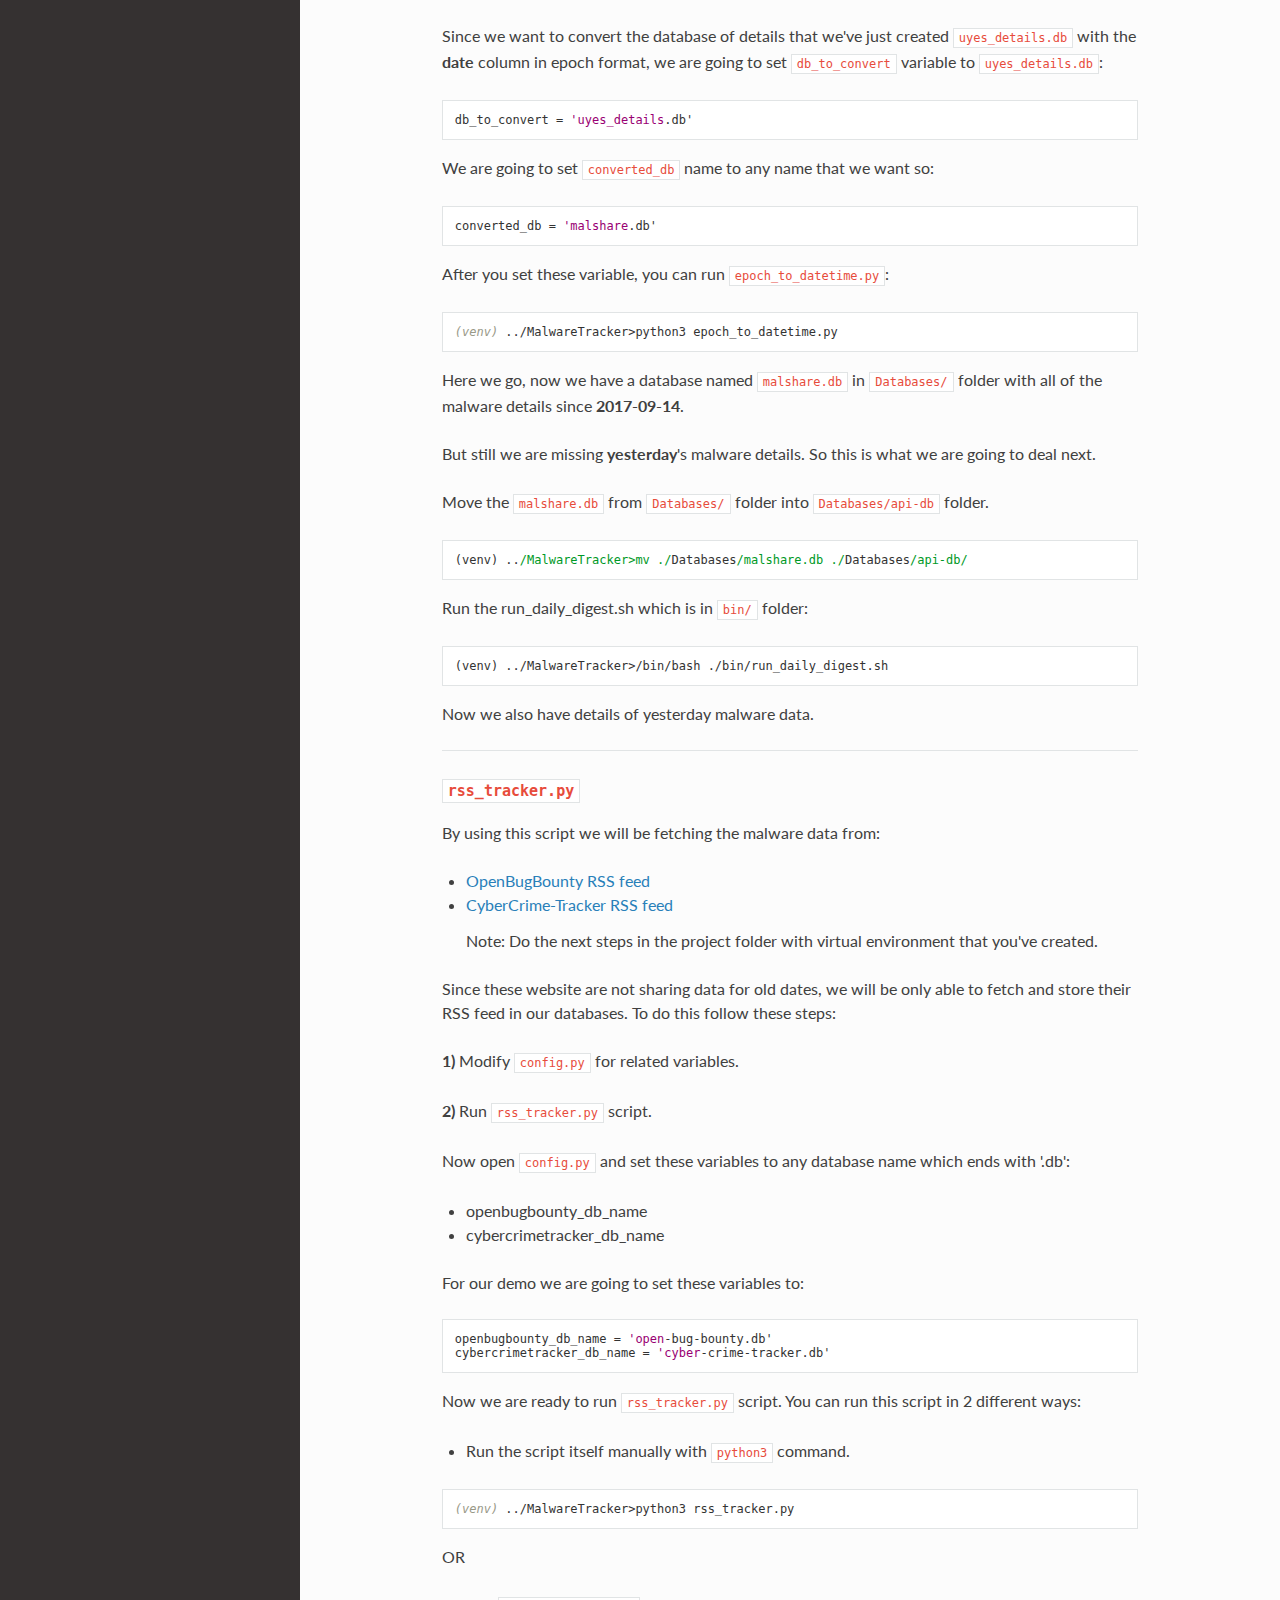
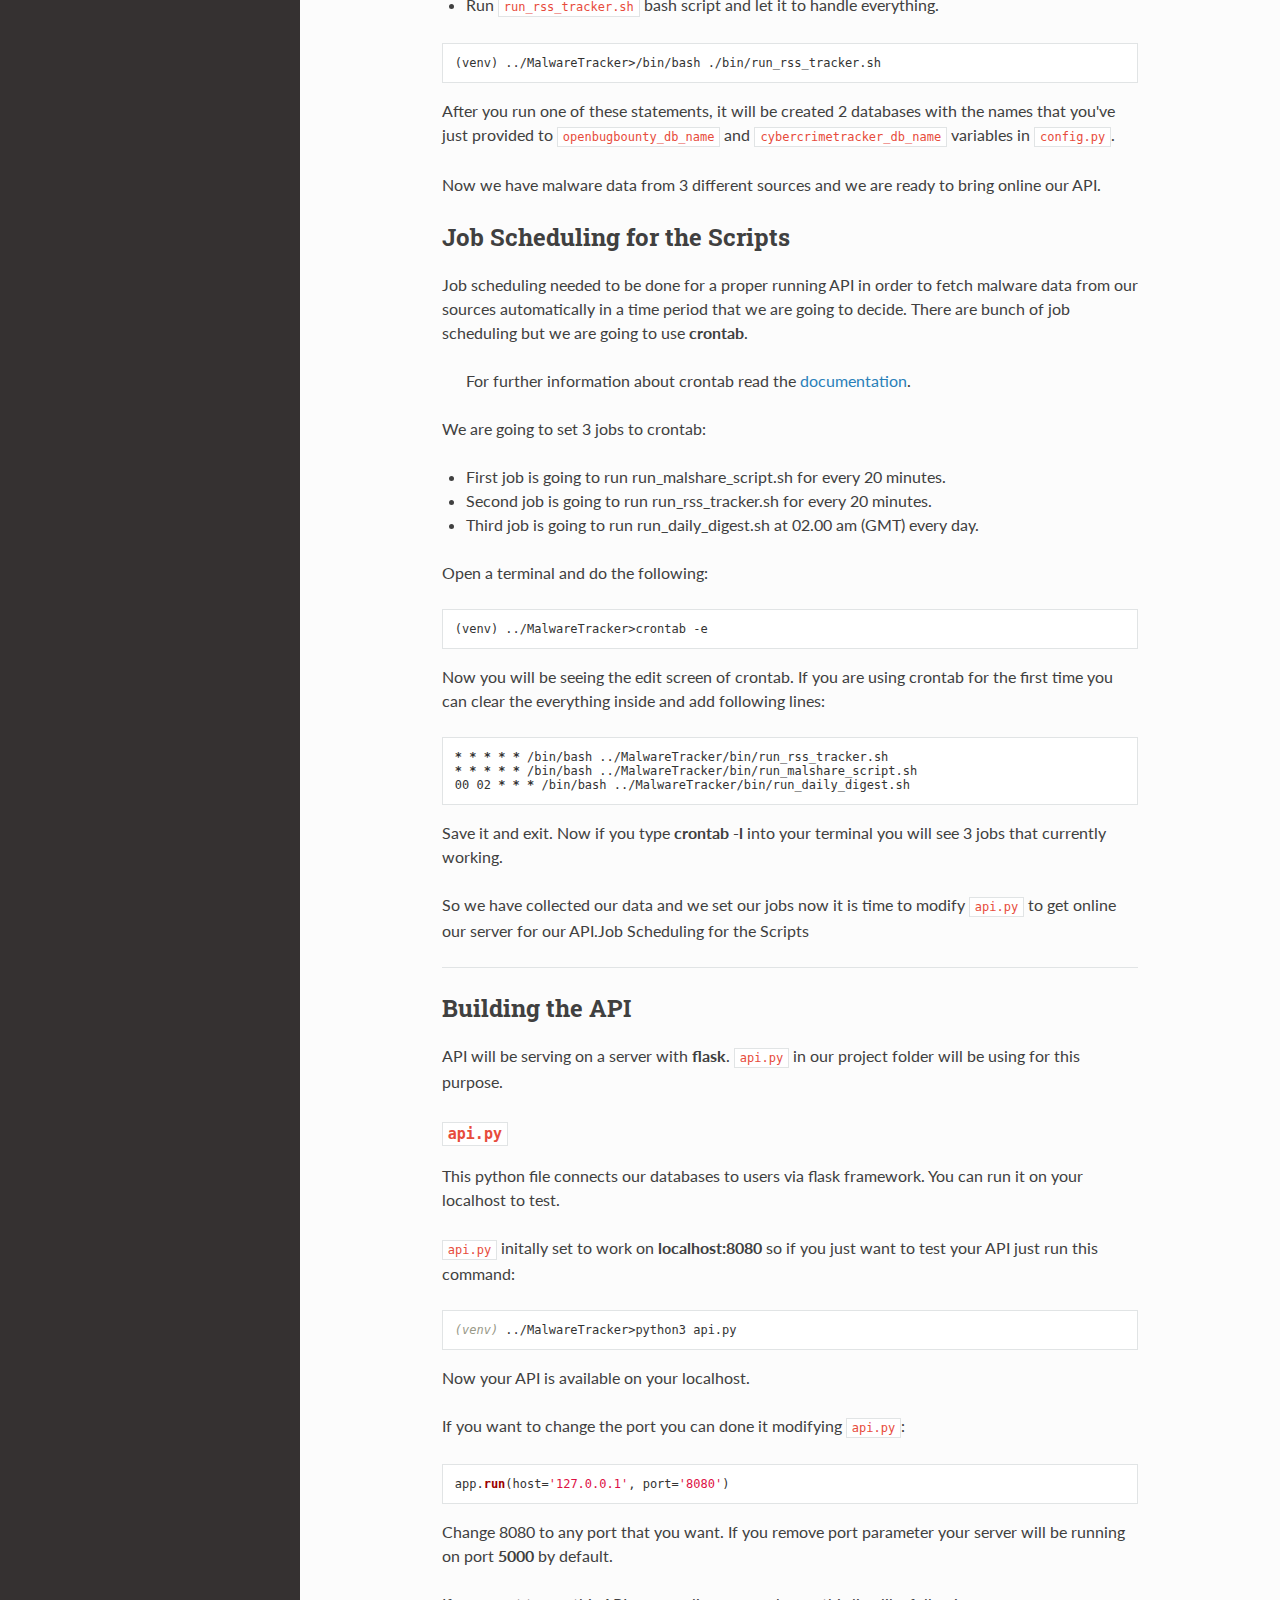
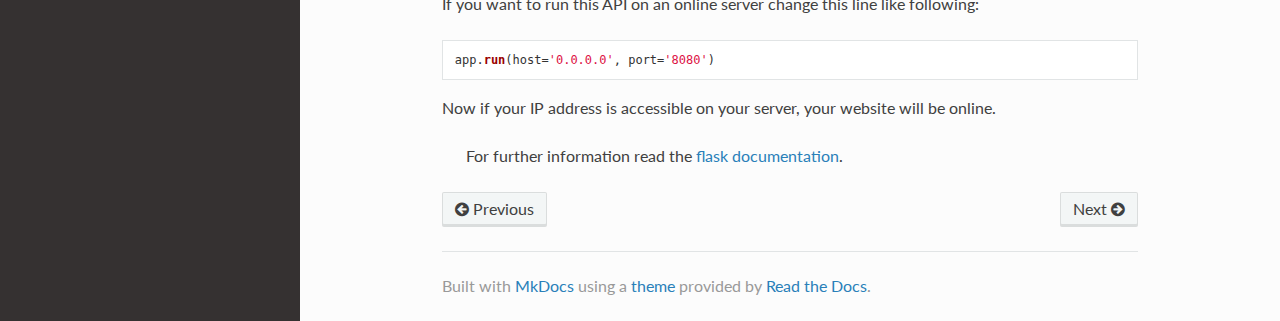
<file: guide/demoinstall/index.html>
<!DOCTYPE html>
<!--[if IE 8]><html class="no-js lt-ie9" lang="en" > <![endif]-->
<!--[if gt IE 8]><!--> <html class="no-js" lang="en" > <!--<![endif]-->
<head>
  <meta charset="utf-8">
  <meta http-equiv="X-UA-Compatible" content="IE=edge">
  <meta name="viewport" content="width=device-width, initial-scale=1.0">
  
  
  <link rel="shortcut icon" href="../../img/favicon.ico">
  <title>Demo Installation - Malware Tracker</title>
  <link href='https://fonts.googleapis.com/css?family=Lato:400,700|Roboto+Slab:400,700|Inconsolata:400,700' rel='stylesheet' type='text/css'>

  <link rel="stylesheet" href="../../css/theme.css" type="text/css" />
  <link rel="stylesheet" href="../../css/theme_extra.css" type="text/css" />
  <link rel="stylesheet" href="../../css/highlight.css">
  
  <script>
    // Current page data
    var mkdocs_page_name = "Demo Installation";
    var mkdocs_page_input_path = "guide/demoinstall.md";
    var mkdocs_page_url = "/guide/demoinstall/";
  </script>
  
  <script src="../../js/jquery-2.1.1.min.js"></script>
  <script src="../../js/modernizr-2.8.3.min.js"></script>
  <script type="text/javascript" src="../../js/highlight.pack.js"></script> 
  
</head>

<body class="wy-body-for-nav" role="document">

  <div class="wy-grid-for-nav">

    
    <nav data-toggle="wy-nav-shift" class="wy-nav-side stickynav">
      <div class="wy-side-nav-search">
        <a href="../.." class="icon icon-home"> Malware Tracker</a>
        <div role="search">
  <form id ="rtd-search-form" class="wy-form" action="../../search.html" method="get">
    <input type="text" name="q" placeholder="Search docs" />
  </form>
</div>
      </div>

      <div class="wy-menu wy-menu-vertical" data-spy="affix" role="navigation" aria-label="main navigation">
	<ul class="current">
	  
          
            <li class="toctree-l1">
		
    <a class="" href="../..">Home</a>
	    </li>
          
            <li class="toctree-l1">
		
    <span class="caption-text">Guide</span>
    <ul class="subnav">
                <li class=" current">
                    
    <a class="current" href="./">Demo Installation</a>
    <ul class="subnav">
            
    <li class="toctree-l3"><a href="#introduction">Introduction</a></li>
    
        <ul>
        
            <li><a class="toctree-l4" href="#installation">Installation</a></li>
        
            <li><a class="toctree-l4" href="#fetching-the-malware-data">Fetching the Malware Data</a></li>
        
            <li><a class="toctree-l4" href="#job-scheduling-for-the-scripts">Job Scheduling for the Scripts</a></li>
        
            <li><a class="toctree-l4" href="#building-the-api">Building the API</a></li>
        
        </ul>
    

    </ul>
                </li>
                <li class="">
                    
    <a class="" href="../scripts/">Scripts</a>
                </li>
                <li class="">
                    
    <a class="" href="../configuration/">Configuration</a>
                </li>
    </ul>
	    </li>
          
        </ul>
      </div>
      &nbsp;
    </nav>

    <section data-toggle="wy-nav-shift" class="wy-nav-content-wrap">

      
      <nav class="wy-nav-top" role="navigation" aria-label="top navigation">
        <i data-toggle="wy-nav-top" class="fa fa-bars"></i>
        <a href="../..">Malware Tracker</a>
      </nav>

      
      <div class="wy-nav-content">
        <div class="rst-content">
          <div role="navigation" aria-label="breadcrumbs navigation">
  <ul class="wy-breadcrumbs">
    <li><a href="../..">Docs</a> &raquo;</li>
    
      
        
          <li>Guide &raquo;</li>
        
      
    
    <li>Demo Installation</li>
    <li class="wy-breadcrumbs-aside">
      
    </li>
  </ul>
  <hr/>
</div>
          <div role="main">
            <div class="section">
              
                <h1 id="introduction"><strong>Introduction</strong></h1>
<p>There is a demo of this project which is currently running on my remote server, <a href="http://18.185.46.178:8080">here</a>, and in
this guide I will try to explain how to build a system from the beginning by using features of this project.</p>
<h2 id="installation"><strong>Installation</strong></h2>
<p>After you obtain the local copy of MalwareTracker by downloading or cloning the repository, you can start to build API 
on your own system. First of all create a virtualenv inside the project folder:</p>
<pre><code>../MalwareTracker&gt;virtualenv venv
</code></pre>

<p>Activate your virtualenv by running:</p>
<pre><code>../MalwareTracker&gt;source ./venv/bin/activate
</code></pre>

<p>Then install the <code>requirements.txt</code> after you activated your venv into your <code>virtualenv (venv)</code>:</p>
<pre><code>(venv) ../MalwareTracker&gt;pip install -r requirements.txt
</code></pre>

<h2 id="fetching-the-malware-data"><strong>Fetching the Malware Data</strong></h2>
<p>There are 2 scripts that fetch malware data from 3 websites, <code>malshare_script.py</code> and <code>rss_tracker.py</code>. Both scripts
needs a folder to store the data within databases. In the <code>config.py</code> file there are 2 database folder variables:</p>
<ul>
<li>
<p>database_folder</p>
</li>
<li>
<p>api_database_folder</p>
</li>
</ul>
<p><code>database_folder</code> is for including all databases, irrespective of their usage, and <code>api_database_folder</code> is for including
the databases only will be used for our API.</p>
<p>For this demo we are goind to set these variables to:</p>
<pre><code>database_folder = './Databases/'
api_database_folder = database_folder + 'api-db'
</code></pre>
<hr />
<h3 id="malshare_scriptpy"><strong><code>malshare_script.py</code></strong></h3>
<p>By using this script we will be fetching the malware data from <a href="https://malshare.com/">MalShare</a>.</p>
<pre><code>Note: Do the next steps in the project folder with virtual environment that you've created.
</code></pre>
<p>Let's say that we want to fetch malware data since the first day that we can access via MalShare <a href="https://malshare.com/">archive</a>.
To do this we need to follow these steps:</p>
<p><strong>1)</strong> Get the MD5 hashes and dates via <code>-uyes</code> argument of <strong><code>malshare_script.py</code></strong>.</p>
<p><strong>2)</strong> Get the details of malware data by using the MD5 hashes that you gather in the first step with <code>-h2d</code> argument of
<strong><code>malshare_script.py</code></strong>.</p>
<p><strong>3)</strong> Convert the date column which is in epoch format of database that you created in the 2nd step into
datetime format by using <strong><code>epoch_to_datetime.py</code></strong>.</p>
<p><strong>4)</strong> Get the details of yesterday into our details database by using bash script named <code>run_daily_digest.sh</code> in the 
<code>bin/</code> folder.</p>
<p>For the 1st step we need to modify the <code>config.py</code> for:</p>
<ul>
<li>first_epoch_of_hash</li>
<li>malshare_api_key</li>
<li>hashes_db_name</li>
</ul>
<p>Set <code>first_epoch_of_hash</code> to the epoch time of the first date that you want to fetch the MD5 hashes until yesterday. Since
the first date that we can access from MalShare <a href="https://malshare.com/">archive</a> is <strong>2017-09-14</strong> we are going to set
this variable to epoch format of this date.</p>
<pre><code>first_epoch_of_hash = 1505347200
</code></pre>
<p>Set <code>malshare_api_key</code> to the api key that you gather by registering to <a href="https://malshare.com/register.php">MalShare</a>.
Without this key you will not be able to access to APIs.</p>
<p>Set <code>hashes_db_name</code> to any name which is ending with '.db' in order to create <strong>sqlite</strong> database. This
database will have 2 tables named <code>hash_data</code> and <code>source_data</code>. The table that we will be dealing with will be <code>hash_data</code>
with 2 columns named <code>hash</code> and <code>date</code> in epoch format.</p>
<pre><code>hashes_db_name = 'uyes_hashes.db'
</code></pre>
<p>After you set these variables, you can run <code>malshare_script.py</code> with <code>-uyes</code> argument:</p>
<pre><code>(venv) ../MalwareTracker&gt;python3 malshare_script.py -uyes
</code></pre>

<p>Now in the <code>Databases/</code> folder it will be a database named <code>uyes_hashes.db</code>. You can see the data inside by:</p>
<pre><code>(venv) ../MalwareTracker/Database&gt;sqlite3 uyes_hashes.db 
</code></pre>

<p>For further information about <strong>sqlite</strong> check this out --&gt; <a href="https://www.sqlite.org/docs.html">Sqlite documentation</a></p>
<p>Next step is to fetch details of MD5 hashes that we've just obtained from MalShare. To do this we need to modify 
<code>config.py</code> for:</p>
<ul>
<li>details_db_name</li>
</ul>
<p>Set <code>details_db_name</code> to any name which is ending with '.db' in order to create <strong>sqlite</strong> database. This database will
have 1 table named <code>data</code> This table will be with 4 columns named <code>hash</code>, <code>f_type</code>, <code>source</code>, <code>date</code>(in epoch format).</p>
<pre><code>details_db_name = 'uyes_details.db'
</code></pre>
<p>After you set this variable, you can run <code>malshare_script.py</code> with <code>-h2d</code> argument:</p>
<pre><code>(venv) ../MalwareTracker&gt;python3 malshare_script.py -h2d
</code></pre>

<p>Now in the <code>Databases/</code> folder it will be a database named <code>uyes_details.db</code>. you can see the data inside by:</p>
<pre><code>(venv) ../MalwareTracker/Databases&gt;sqlite3 uyes_details.db 
</code></pre>

<p>Next step is to convert <code>uyes_detals.db</code> database's <strong>date</strong> column from epoch format into datetime format. To do this
we need to modify <code>config.py</code> for:</p>
<ul>
<li>db_to_convert</li>
<li>converted_db</li>
</ul>
<p>Set <code>db_to_convert</code> to any name which is ending with '.db' in order to provide the information of source database to
<code>epoch_to_datetime.py</code> script.</p>
<p>Set <code>converted_db</code> to any name which is ending with '.db' in order to provide the information of target database which
will be created to <code>epoch_to_datetime.py</code> script.</p>
<p>Since we want to convert the database of details that we've just created <code>uyes_details.db</code> with the <strong>date</strong> column in
epoch format, we are going to set <code>db_to_convert</code> variable to <code>uyes_details.db</code>:</p>
<pre><code>db_to_convert = 'uyes_details.db'
</code></pre>
<p>We are going to set <code>converted_db</code> name to any name that we want so:</p>
<pre><code>converted_db = 'malshare.db'
</code></pre>
<p>After you set these variable, you can run <code>epoch_to_datetime.py</code>:</p>
<pre><code>(venv) ../MalwareTracker&gt;python3 epoch_to_datetime.py
</code></pre>

<p>Here we go, now we have a database named <code>malshare.db</code> in <code>Databases/</code> folder with all of the malware details since
<strong>2017-09-14</strong>.</p>
<p>But still we are missing <strong>yesterday</strong>'s malware details. So this is what we are going to deal next.</p>
<p>Move the <code>malshare.db</code> from <code>Databases/</code> folder into <code>Databases/api-db</code> folder. </p>
<pre><code>(venv) ../MalwareTracker&gt;mv ./Databases/malshare.db ./Databases/api-db/
</code></pre>

<p>Run the run_daily_digest.sh which is in <code>bin/</code> folder:</p>
<pre><code>(venv) ../MalwareTracker&gt;/bin/bash ./bin/run_daily_digest.sh
</code></pre>

<p>Now we also have details of yesterday malware data.</p>
<hr />
<h3 id="rss_trackerpy"><strong><code>rss_tracker.py</code></strong></h3>
<p>By using this script we will be fetching the malware data from:</p>
<ul>
<li>
<p><a href="http://feeds.feedburner.com/XSSPosed">OpenBugBounty RSS feed </a></p>
</li>
<li>
<p><a href="http://cybercrime-tracker.net/rss.xml">CyberCrime-Tracker RSS feed</a></p>
<p>Note: Do the next steps in the project folder with virtual environment that you've created.</p>
</li>
</ul>
<p>Since these website are not sharing data for old dates, we will be only able to fetch and store their RSS feed in
our databases. To do this follow these steps:</p>
<p><strong>1)</strong> Modify <code>config.py</code> for related variables.</p>
<p><strong>2)</strong> Run <code>rss_tracker.py</code> script.</p>
<p>Now open <code>config.py</code> and set these variables to any database name which ends with '.db':</p>
<ul>
<li>
<p>openbugbounty_db_name</p>
</li>
<li>
<p>cybercrimetracker_db_name</p>
</li>
</ul>
<p>For our demo we are going to set these variables to:</p>
<pre><code>openbugbounty_db_name = 'open-bug-bounty.db'
cybercrimetracker_db_name = 'cyber-crime-tracker.db'
</code></pre>
<p>Now we are ready to run <code>rss_tracker.py</code> script. You can run this script in 2 different ways:</p>
<ul>
<li>Run the script itself manually with <code>python3</code> command.</li>
</ul>
<pre><code>(venv) ../MalwareTracker&gt;python3 rss_tracker.py
</code></pre>

<p>OR</p>
<ul>
<li>Run <code>run_rss_tracker.sh</code> bash script and let it to handle everything.</li>
</ul>
<pre><code>(venv) ../MalwareTracker&gt;/bin/bash ./bin/run_rss_tracker.sh
</code></pre>

<p>After you run one of these statements, it will be created 2 databases with the names that you've just provided to
<code>openbugbounty_db_name</code> and <code>cybercrimetracker_db_name</code> variables in <code>config.py</code>.</p>
<p>Now we have malware data from 3 different sources and we are ready to bring online our API.</p>
<h2 id="job-scheduling-for-the-scripts"><strong>Job Scheduling for the Scripts</strong></h2>
<p>Job scheduling needed to be done for a proper running API in order to fetch malware data from our sources automatically
in a time period that we are going to decide. There are bunch of job scheduling but we are going to use <strong>crontab</strong>.</p>
<blockquote>
<p>For further information about crontab read the <a href="https://help.ubuntu.com/community/CronHowto">documentation</a>.</p>
</blockquote>
<p>We are going to set 3 jobs to crontab:</p>
<ul>
<li>
<p>First job is going to run run_malshare_script.sh for every 20 minutes.</p>
</li>
<li>
<p>Second job is going to run run_rss_tracker.sh for every 20 minutes.</p>
</li>
<li>
<p>Third job is going to run run_daily_digest.sh at 02.00 am (GMT) every day.</p>
</li>
</ul>
<p>Open a terminal and do the following:</p>
<pre><code>(venv) ../MalwareTracker&gt;crontab -e
</code></pre>

<p>Now you will be seeing the edit screen of crontab. If you are using crontab for the first time you can clear the 
everything inside and add following lines:</p>
<pre><code>* * * * * /bin/bash ../MalwareTracker/bin/run_rss_tracker.sh
* * * * * /bin/bash ../MalwareTracker/bin/run_malshare_script.sh
00 02 * * * /bin/bash ../MalwareTracker/bin/run_daily_digest.sh
</code></pre>
<p>Save it and exit. Now if you type <strong>crontab -l</strong> into your terminal you will see 3 jobs that currently working.</p>
<p>So we have collected our data and we set our jobs now it is time to modify <code>api.py</code> to get online our server for
our API.Job Scheduling for the Scripts</p>
<hr />
<h2 id="building-the-api"><strong>Building the API</strong></h2>
<p>API will be serving on a server with <strong>flask</strong>. <code>api.py</code> in our project folder will be using for this purpose.</p>
<h3 id="apipy"><strong><code>api.py</code></strong></h3>
<p>This python file connects our databases to users via flask framework. You can run it on your localhost to test.</p>
<p><code>api.py</code> initally set to work on <strong>localhost:8080</strong> so if you just want to test your API just run this command:</p>
<pre><code>(venv) ../MalwareTracker&gt;python3 api.py
</code></pre>

<p>Now your API is available on your localhost.</p>
<p>If you want to change the port you can done it modifying <code>api.py</code>:</p>
<pre><code>app.run(host='127.0.0.1', port='8080')
</code></pre>
<p>Change 8080 to any port that you want. If you remove port parameter your server will be running on port <strong>5000</strong> 
by default.</p>
<p>If you want to run this API on an online server change this line like following:</p>
<pre><code>app.run(host='0.0.0.0', port='8080')
</code></pre>
<p>Now if your IP address is accessible on your server, your website will be online.</p>
<blockquote>
<p>For further information read the <a href="http://flask.pocoo.org/docs/1.0/">flask documentation</a>.</p>
</blockquote>
              
            </div>
          </div>
          <footer>
  
    <div class="rst-footer-buttons" role="navigation" aria-label="footer navigation">
      
        <a href="../scripts/" class="btn btn-neutral float-right" title="Scripts">Next <span class="icon icon-circle-arrow-right"></span></a>
      
      
        <a href="../.." class="btn btn-neutral" title="Home"><span class="icon icon-circle-arrow-left"></span> Previous</a>
      
    </div>
  

  <hr/>

  <div role="contentinfo">
    <!-- Copyright etc -->
    
  </div>

  Built with <a href="http://www.mkdocs.org">MkDocs</a> using a <a href="https://github.com/snide/sphinx_rtd_theme">theme</a> provided by <a href="https://readthedocs.org">Read the Docs</a>.
</footer>
      
        </div>
      </div>

    </section>

  </div>

  <div class="rst-versions" role="note" style="cursor: pointer">
    <span class="rst-current-version" data-toggle="rst-current-version">
      
      
        <span><a href="../.." style="color: #fcfcfc;">&laquo; Previous</a></span>
      
      
        <span style="margin-left: 15px"><a href="../scripts/" style="color: #fcfcfc">Next &raquo;</a></span>
      
    </span>
</div>
    <script>var base_url = '../..';</script>
    <script src="../../js/theme.js"></script>
      <script src="../../search/require.js"></script>
      <script src="../../search/search.js"></script>

</body>
</html>
</file>
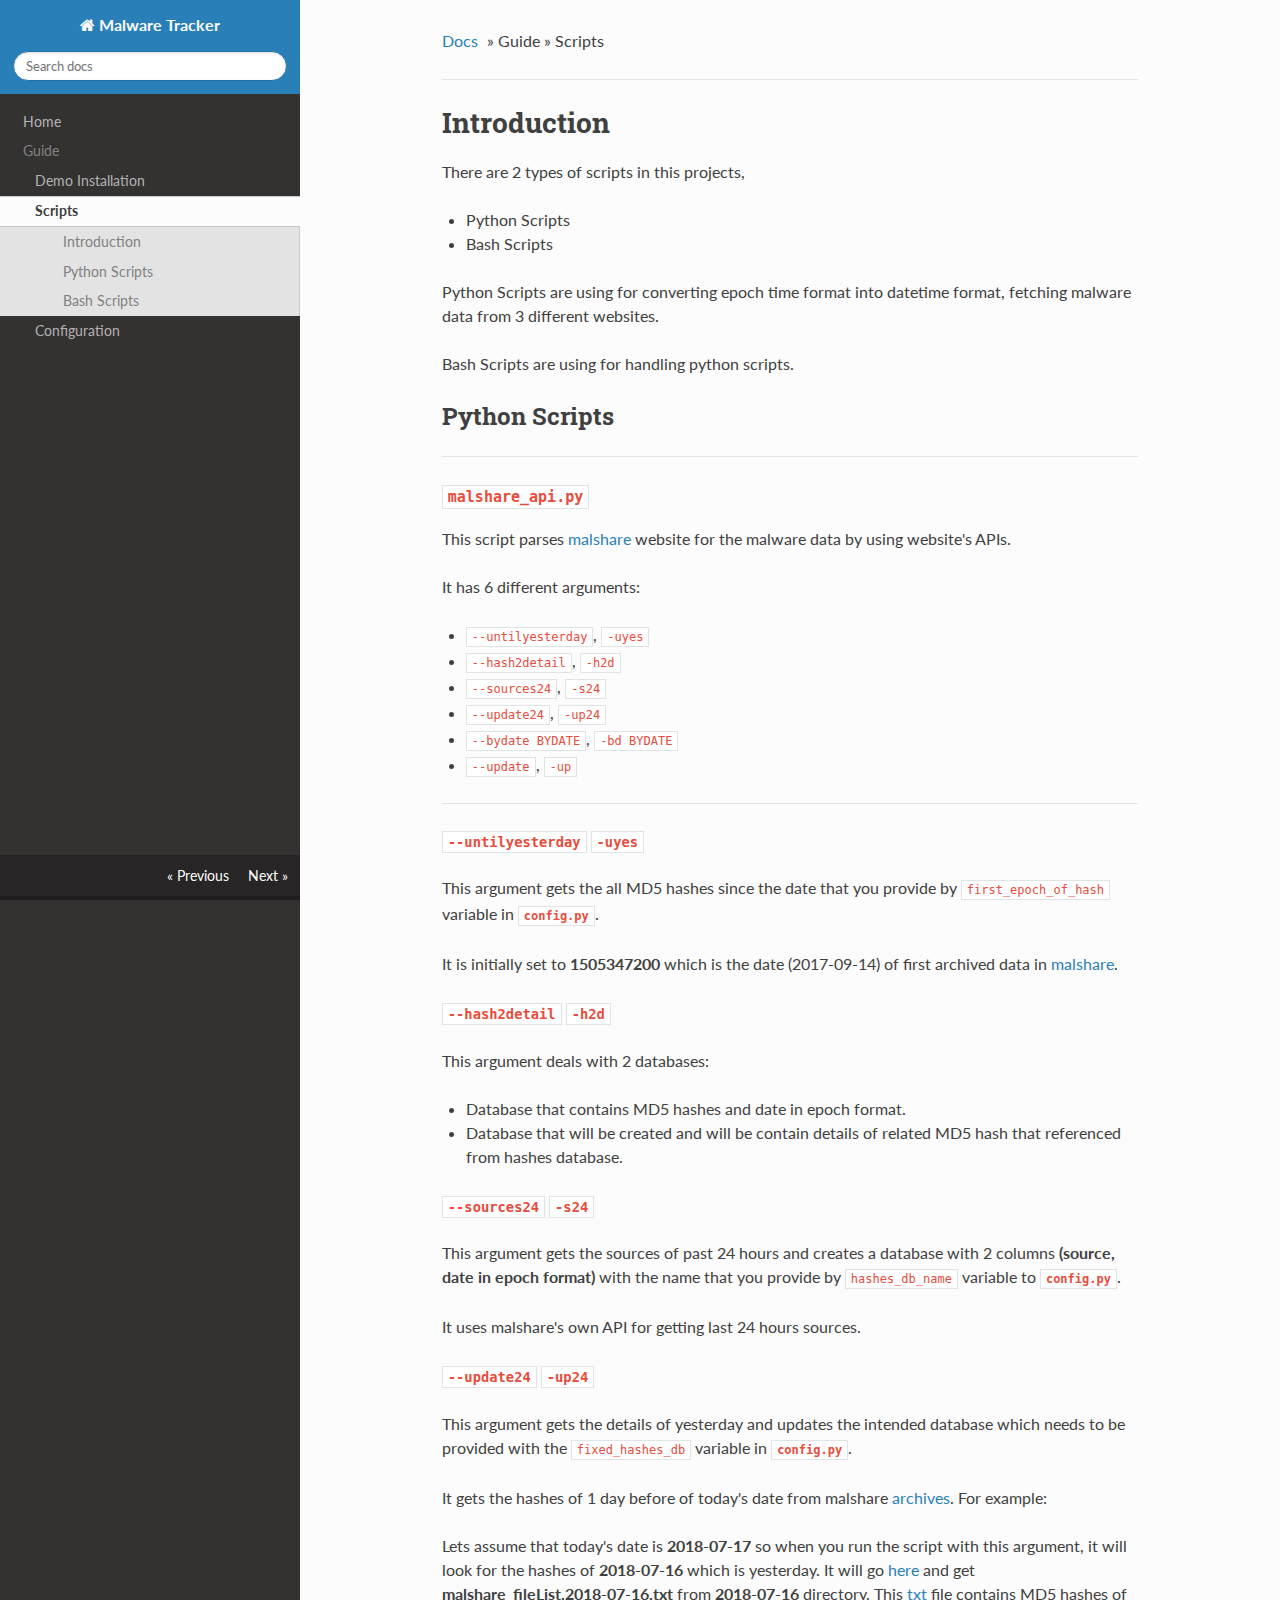
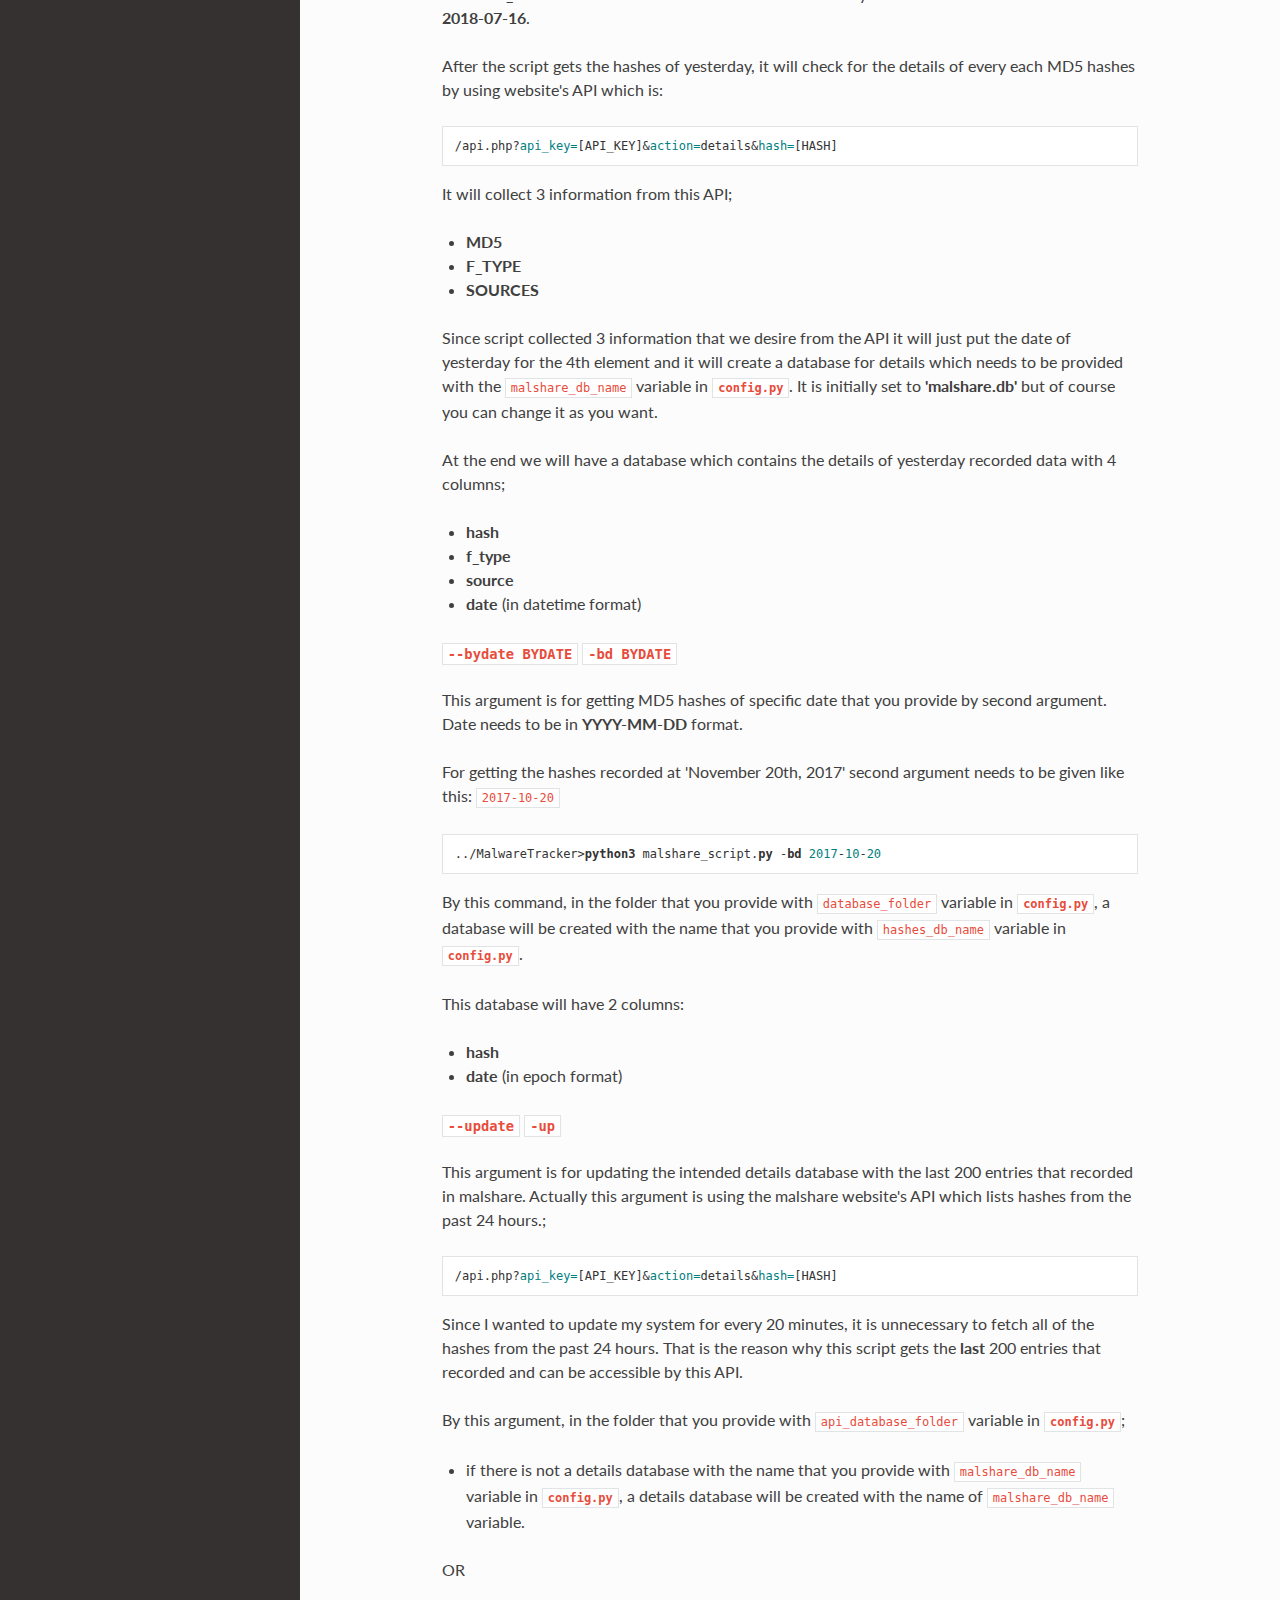
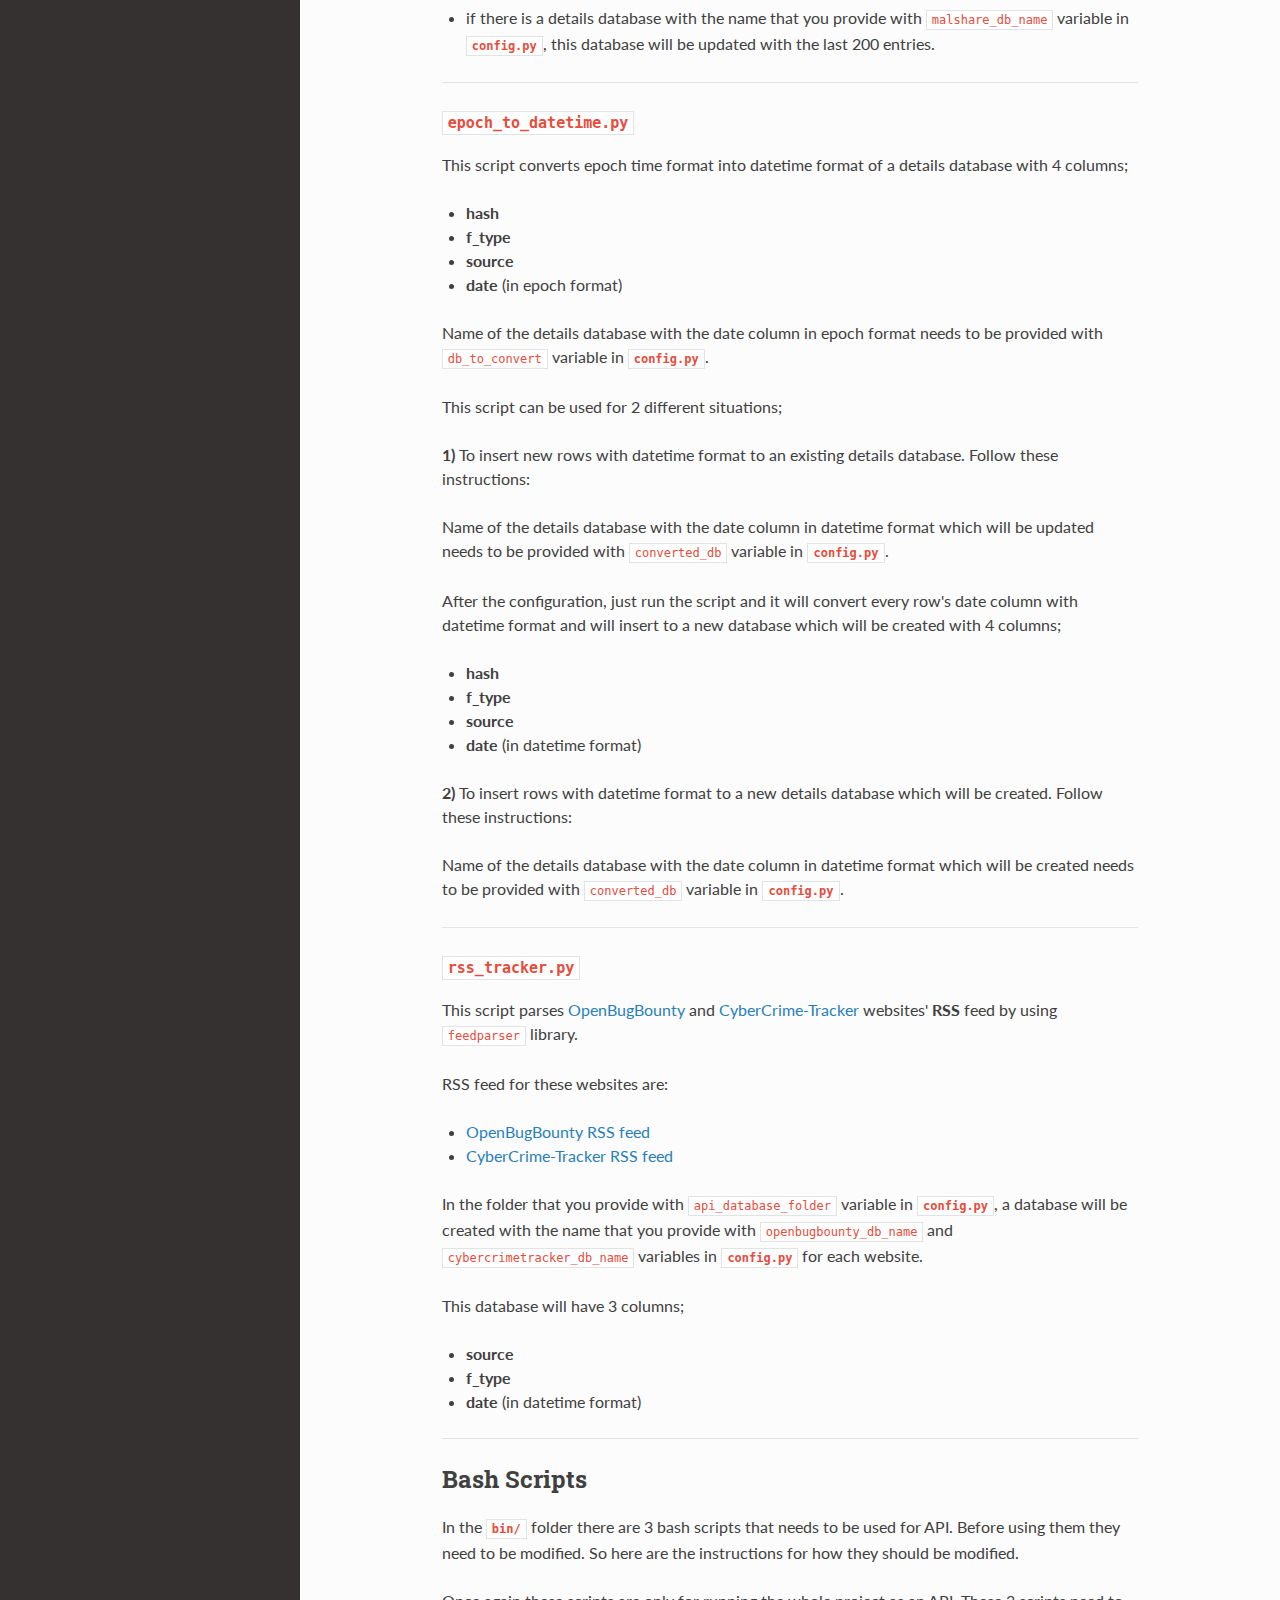
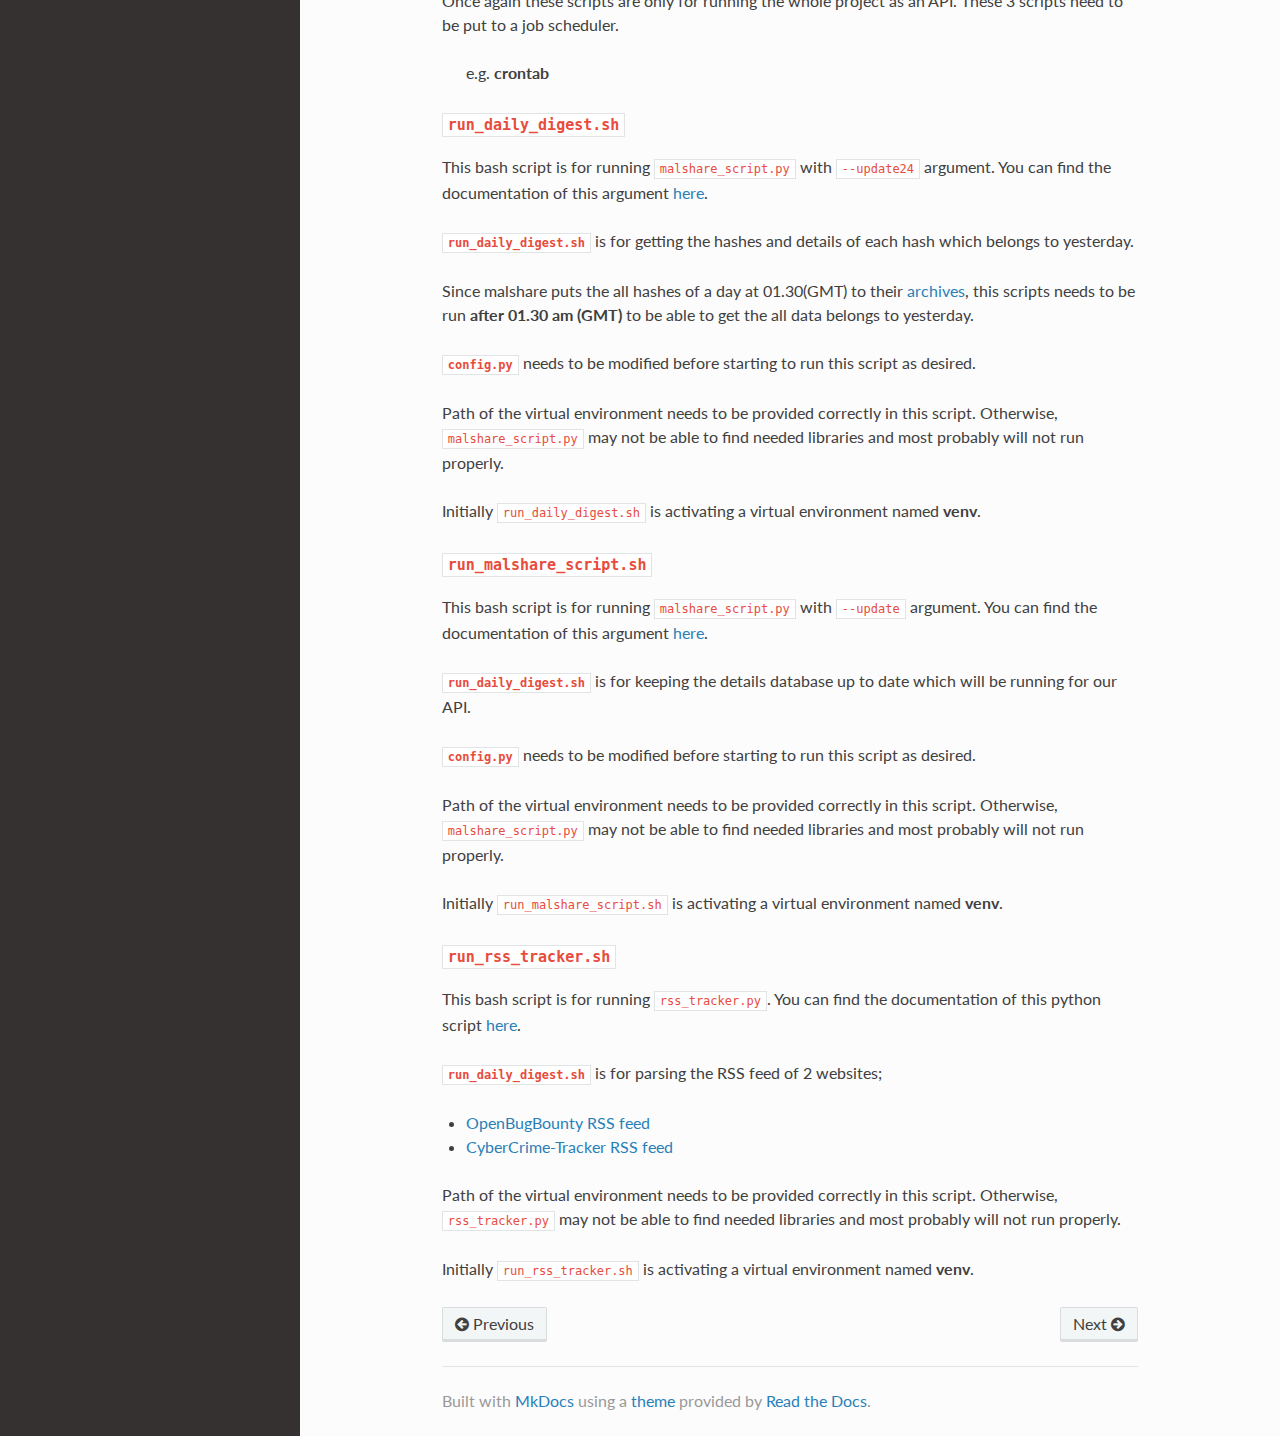
<file: guide/scripts/index.html>
<!DOCTYPE html>
<!--[if IE 8]><html class="no-js lt-ie9" lang="en" > <![endif]-->
<!--[if gt IE 8]><!--> <html class="no-js" lang="en" > <!--<![endif]-->
<head>
  <meta charset="utf-8">
  <meta http-equiv="X-UA-Compatible" content="IE=edge">
  <meta name="viewport" content="width=device-width, initial-scale=1.0">
  
  
  <link rel="shortcut icon" href="../../img/favicon.ico">
  <title>Scripts - Malware Tracker</title>
  <link href='https://fonts.googleapis.com/css?family=Lato:400,700|Roboto+Slab:400,700|Inconsolata:400,700' rel='stylesheet' type='text/css'>

  <link rel="stylesheet" href="../../css/theme.css" type="text/css" />
  <link rel="stylesheet" href="../../css/theme_extra.css" type="text/css" />
  <link rel="stylesheet" href="../../css/highlight.css">
  
  <script>
    // Current page data
    var mkdocs_page_name = "Scripts";
    var mkdocs_page_input_path = "guide/scripts.md";
    var mkdocs_page_url = "/guide/scripts/";
  </script>
  
  <script src="../../js/jquery-2.1.1.min.js"></script>
  <script src="../../js/modernizr-2.8.3.min.js"></script>
  <script type="text/javascript" src="../../js/highlight.pack.js"></script> 
  
</head>

<body class="wy-body-for-nav" role="document">

  <div class="wy-grid-for-nav">

    
    <nav data-toggle="wy-nav-shift" class="wy-nav-side stickynav">
      <div class="wy-side-nav-search">
        <a href="../.." class="icon icon-home"> Malware Tracker</a>
        <div role="search">
  <form id ="rtd-search-form" class="wy-form" action="../../search.html" method="get">
    <input type="text" name="q" placeholder="Search docs" />
  </form>
</div>
      </div>

      <div class="wy-menu wy-menu-vertical" data-spy="affix" role="navigation" aria-label="main navigation">
	<ul class="current">
	  
          
            <li class="toctree-l1">
		
    <a class="" href="../..">Home</a>
	    </li>
          
            <li class="toctree-l1">
		
    <span class="caption-text">Guide</span>
    <ul class="subnav">
                <li class="">
                    
    <a class="" href="../demoinstall/">Demo Installation</a>
                </li>
                <li class=" current">
                    
    <a class="current" href="./">Scripts</a>
    <ul class="subnav">
            
    <li class="toctree-l3"><a href="#introduction">Introduction</a></li>
    
        <ul>
        
            <li><a class="toctree-l4" href="#python-scripts">Python Scripts</a></li>
        
            <li><a class="toctree-l4" href="#bash-scripts">Bash Scripts</a></li>
        
        </ul>
    

    </ul>
                </li>
                <li class="">
                    
    <a class="" href="../configuration/">Configuration</a>
                </li>
    </ul>
	    </li>
          
        </ul>
      </div>
      &nbsp;
    </nav>

    <section data-toggle="wy-nav-shift" class="wy-nav-content-wrap">

      
      <nav class="wy-nav-top" role="navigation" aria-label="top navigation">
        <i data-toggle="wy-nav-top" class="fa fa-bars"></i>
        <a href="../..">Malware Tracker</a>
      </nav>

      
      <div class="wy-nav-content">
        <div class="rst-content">
          <div role="navigation" aria-label="breadcrumbs navigation">
  <ul class="wy-breadcrumbs">
    <li><a href="../..">Docs</a> &raquo;</li>
    
      
        
          <li>Guide &raquo;</li>
        
      
    
    <li>Scripts</li>
    <li class="wy-breadcrumbs-aside">
      
    </li>
  </ul>
  <hr/>
</div>
          <div role="main">
            <div class="section">
              
                <h1 id="introduction"><strong>Introduction</strong></h1>
<p>There are 2 types of scripts in this projects,</p>
<ul>
<li>
<p>Python Scripts</p>
</li>
<li>
<p>Bash Scripts</p>
</li>
</ul>
<p>Python Scripts are using for converting epoch time format into datetime format, fetching malware data from 3 different
websites.</p>
<p>Bash Scripts are using for handling python scripts.</p>
<h2 id="python-scripts">Python Scripts</h2>
<hr />
<h3 id="malshare_apipy"><strong><code>malshare_api.py</code></strong></h3>
<p>This script parses <a href="https://malshare.com">malshare</a> website for the malware data by using website's APIs.</p>
<p>It has 6 different arguments:</p>
<ul>
<li>
<p><code>--untilyesterday</code>, <code>-uyes</code>       </p>
</li>
<li>
<p><code>--hash2detail</code>, <code>-h2d</code></p>
</li>
<li>
<p><code>--sources24</code>, <code>-s24</code>            </p>
</li>
<li>
<p><code>--update24</code>, <code>-up24</code>            </p>
</li>
<li>
<p><code>--bydate BYDATE</code>, <code>-bd BYDATE</code>  </p>
</li>
<li>
<p><code>--update</code>, <code>-up</code>  </p>
</li>
</ul>
<hr />
<h4 id="-untilyesterday-uyes"><strong><code>--untilyesterday</code> <code>-uyes</code></strong></h4>
<p>This argument gets the all MD5 hashes since the date that you provide by <code>first_epoch_of_hash</code> variable in <strong><code>config.py</code></strong>.</p>
<p>It is initially set to <strong>1505347200</strong> which is the date (2017-09-14) of first archived data in <a href="https://malshare.com/daily/">malshare</a>.</p>
<h4 id="-hash2detail-h2d"><strong><code>--hash2detail</code> <code>-h2d</code></strong></h4>
<p>This argument deals with 2 databases:</p>
<ul>
<li>
<p>Database that contains MD5 hashes and date in epoch format.</p>
</li>
<li>
<p>Database that will be created and will be contain details of related MD5 hash that referenced from hashes database.</p>
</li>
</ul>
<h4 id="-sources24-s24"><strong><code>--sources24</code> <code>-s24</code></strong></h4>
<p>This argument gets the sources of past 24 hours and creates a database with 2 columns <strong>(source, date in epoch format)</strong>
with the name that you provide by <code>hashes_db_name</code> variable to <strong><code>config.py</code></strong>.</p>
<p>It uses malshare's own API for getting last 24 hours sources.</p>
<h4 id="-update24-up24"><strong><code>--update24</code> <code>-up24</code></strong></h4>
<p>This argument gets the details of yesterday and updates the intended database which needs to be provided with the <code>fixed_hashes_db</code>
variable in <strong><code>config.py</code></strong>.</p>
<p>It gets the hashes of 1 day before of today's date from malshare <a href="https://malshare.com/daily/">archives</a>. For example:</p>
<p>Lets assume that today's date is <strong>2018-07-17</strong> so when you run the script with this argument, it will look for the hashes of
 <strong>2018-07-16</strong> which is yesterday. It will go <a href="https://malshare.com/daily/">here</a> and get <strong>malshare_fileList.2018-07-16.txt</strong>
 from <strong>2018-07-16</strong> directory. This <a href="https://malshare.com/daily/2018-07-16/malshare_fileList.2018-07-16.txt">txt</a> file 
 contains MD5 hashes of <strong>2018-07-16</strong>.</p>
<p>After the script gets the hashes of yesterday, it will check for the details of every each MD5 hashes by using website's
 API which is:</p>
<pre><code>/api.php?api_key=[API_KEY]&amp;action=details&amp;hash=[HASH]
</code></pre>

<p>It will collect 3 information from this API;</p>
<ul>
<li>
<p><strong>MD5</strong></p>
</li>
<li>
<p><strong>F_TYPE</strong></p>
</li>
<li>
<p><strong>SOURCES</strong></p>
</li>
</ul>
<p>Since script collected 3 information that we desire from the API it will just put the date of yesterday for the 4th element
and it will create a database for details which needs to be provided with the <code>malshare_db_name</code> variable in <strong><code>config.py</code></strong>.
It is initially set to <strong>'malshare.db'</strong> but of course you can change it as you want.</p>
<p>At the end we will have a database which contains the details of yesterday recorded data with 4 columns;</p>
<ul>
<li><strong>hash</strong></li>
<li><strong>f_type</strong></li>
<li><strong>source</strong></li>
<li><strong>date</strong> (in datetime format)</li>
</ul>
<h4 id="-bydate-bydate-bd-bydate"><strong><code>--bydate BYDATE</code> <code>-bd BYDATE</code></strong></h4>
<p>This argument is for getting MD5 hashes of specific date that you provide by second argument. Date needs to be in
<strong>YYYY-MM-DD</strong> format. </p>
<p>For getting the hashes recorded at 'November 20th, 2017' second argument needs to be given like this: <code>2017-10-20</code></p>
<pre><code>../MalwareTracker&gt;python3 malshare_script.py -bd 2017-10-20
</code></pre>

<p>By this command, in the folder that you provide with <code>database_folder</code> variable in <strong><code>config.py</code></strong>, a database will
be created with the name that you provide with <code>hashes_db_name</code> variable in <strong><code>config.py</code></strong>.</p>
<p>This database will have 2 columns:</p>
<ul>
<li><strong>hash</strong></li>
<li><strong>date</strong> (in epoch format)</li>
</ul>
<h4 id="-update-up"><strong><code>--update</code> <code>-up</code></strong></h4>
<p>This argument is for updating the intended details database with the last 200 entries that recorded in malshare. Actually
this argument is using the malshare website's API which lists hashes from the past 24 hours.;</p>
<pre><code>/api.php?api_key=[API_KEY]&amp;action=details&amp;hash=[HASH]
</code></pre>

<p>Since I wanted to update my system for every 20 minutes, it is unnecessary to fetch all of the hashes from the past 24
hours. That is the reason why this script gets the <strong>last</strong> 200 entries that recorded and can be accessible by this API.</p>
<p>By this argument, in the folder that you provide with <code>api_database_folder</code> variable in <strong><code>config.py</code></strong>;</p>
<ul>
<li>if there is not a details database with the name that you provide with <code>malshare_db_name</code> variable in <strong><code>config.py</code></strong>,
a details database will be created with the name of <code>malshare_db_name</code> variable.</li>
</ul>
<p>OR</p>
<ul>
<li>if there is a details database with the name that you provide with <code>malshare_db_name</code> variable in <strong><code>config.py</code></strong>,
this database will be updated with the last 200 entries.</li>
</ul>
<hr />
<h3 id="epoch_to_datetimepy"><strong><code>epoch_to_datetime.py</code></strong></h3>
<p>This script converts epoch time format into datetime format of a details database with 4 columns;</p>
<ul>
<li><strong>hash</strong></li>
<li><strong>f_type</strong></li>
<li><strong>source</strong></li>
<li><strong>date</strong> (in epoch format)</li>
</ul>
<p>Name of the details database with the date column in epoch format needs to be provided with <code>db_to_convert</code> variable
in <strong><code>config.py</code></strong>.</p>
<p>This script can be used for 2 different situations;</p>
<p><strong>1)</strong> To insert new rows with datetime format to an existing details database. Follow these instructions:</p>
<p>Name of the details database with the date column in datetime format which will be updated needs to be provided with
<code>converted_db</code> variable in <strong><code>config.py</code></strong>.</p>
<p>After the configuration, just run the script and it will convert every row's date column with datetime format and will
insert to a new database which will be created with 4 columns;</p>
<ul>
<li><strong>hash</strong></li>
<li><strong>f_type</strong></li>
<li><strong>source</strong></li>
<li><strong>date</strong> (in datetime format)</li>
</ul>
<p><strong>2)</strong> To insert rows with datetime format to a new details database which will be created. Follow these instructions:</p>
<p>Name of the details database with the date column in datetime format which will be created needs to be provided with
<code>converted_db</code> variable in <strong><code>config.py</code></strong>.</p>
<hr />
<h3 id="rss_trackerpy"><strong><code>rss_tracker.py</code></strong></h3>
<p>This script parses <a href="https://www.openbugbounty.org/">OpenBugBounty</a> and <a href="http://cybercrime-tracker.net/">CyberCrime-Tracker</a>
websites' <strong>RSS</strong> feed by using <code>feedparser</code> library.</p>
<p>RSS feed for these websites are:</p>
<ul>
<li><a href="http://feeds.feedburner.com/XSSPosed">OpenBugBounty RSS feed </a></li>
<li><a href="http://cybercrime-tracker.net/rss.xml">CyberCrime-Tracker RSS feed</a></li>
</ul>
<p>In the folder that you provide with <code>api_database_folder</code> variable in <strong><code>config.py</code></strong>, a database will be created with
the name that you provide with <code>openbugbounty_db_name</code> and <code>cybercrimetracker_db_name</code> variables in <strong><code>config.py</code></strong> for
each website.</p>
<p>This database will have 3 columns;</p>
<ul>
<li><strong>source</strong></li>
<li><strong>f_type</strong></li>
<li><strong>date</strong> (in datetime format)</li>
</ul>
<hr />
<h2 id="bash-scripts">Bash Scripts</h2>
<p>In the <strong><code>bin/</code></strong> folder there are 3 bash scripts that needs to be used for API. Before using them they need to be modified.
So here are the instructions for how they should be modified.</p>
<p>Once again these scripts are only for running the whole project as an API. These 3 scripts need to be put to a job
scheduler. </p>
<blockquote>
<p>e.g. <strong>crontab</strong></p>
</blockquote>
<h3 id="run_daily_digestsh"><strong><code>run_daily_digest.sh</code></strong></h3>
<p>This bash script is for running <code>malshare_script.py</code> with <code>--update24</code> argument. You can find the documentation of this
argument <a href="../scripts/#python-scripts">here</a>.</p>
<p><strong><code>run_daily_digest.sh</code></strong> is for getting the hashes and details of each hash which belongs to yesterday.</p>
<p>Since malshare puts the all hashes of a day at 01.30(GMT) to their <a href="https://malshare.com/daily/">archives</a>, this scripts
needs to be run <strong>after 01.30 am (GMT)</strong> to be able to get the all data belongs to yesterday.</p>
<p><strong><code>config.py</code></strong> needs to be modified before starting to run this script as desired.</p>
<p>Path of the virtual environment needs to be provided correctly in this script. Otherwise, <code>malshare_script.py</code> may not be
able to find needed libraries and most probably will not run properly.</p>
<p>Initially <code>run_daily_digest.sh</code> is activating a virtual environment named <strong>venv</strong>.</p>
<h3 id="run_malshare_scriptsh"><strong><code>run_malshare_script.sh</code></strong></h3>
<p>This bash script is for running <code>malshare_script.py</code> with <code>--update</code> argument. You can find the documentation of this
argument <a href="../scripts/#python-scripts">here</a>.</p>
<p><strong><code>run_daily_digest.sh</code></strong> is for keeping the details database up to date which will be running for our API.</p>
<p><strong><code>config.py</code></strong> needs to be modified before starting to run this script as desired.</p>
<p>Path of the virtual environment needs to be provided correctly in this script. Otherwise, <code>malshare_script.py</code> may not be
able to find needed libraries and most probably will not run properly.</p>
<p>Initially <code>run_malshare_script.sh</code> is activating a virtual environment named <strong>venv</strong>.</p>
<h3 id="run_rss_trackersh"><strong><code>run_rss_tracker.sh</code></strong></h3>
<p>This bash script is for running <code>rss_tracker.py</code>. You can find the documentation of this python script 
<a href="../scripts/#python-scripts">here</a>.</p>
<p><strong><code>run_daily_digest.sh</code></strong> is for parsing the RSS feed of 2 websites;</p>
<ul>
<li><a href="http://feeds.feedburner.com/XSSPosed">OpenBugBounty RSS feed </a></li>
<li><a href="http://cybercrime-tracker.net/rss.xml">CyberCrime-Tracker RSS feed</a></li>
</ul>
<p>Path of the virtual environment needs to be provided correctly in this script. Otherwise, <code>rss_tracker.py</code> may not be
able to find needed libraries and most probably will not run properly.</p>
<p>Initially <code>run_rss_tracker.sh</code> is activating a virtual environment named <strong>venv</strong>.</p>
              
            </div>
          </div>
          <footer>
  
    <div class="rst-footer-buttons" role="navigation" aria-label="footer navigation">
      
        <a href="../configuration/" class="btn btn-neutral float-right" title="Configuration">Next <span class="icon icon-circle-arrow-right"></span></a>
      
      
        <a href="../demoinstall/" class="btn btn-neutral" title="Demo Installation"><span class="icon icon-circle-arrow-left"></span> Previous</a>
      
    </div>
  

  <hr/>

  <div role="contentinfo">
    <!-- Copyright etc -->
    
  </div>

  Built with <a href="http://www.mkdocs.org">MkDocs</a> using a <a href="https://github.com/snide/sphinx_rtd_theme">theme</a> provided by <a href="https://readthedocs.org">Read the Docs</a>.
</footer>
      
        </div>
      </div>

    </section>

  </div>

  <div class="rst-versions" role="note" style="cursor: pointer">
    <span class="rst-current-version" data-toggle="rst-current-version">
      
      
        <span><a href="../demoinstall/" style="color: #fcfcfc;">&laquo; Previous</a></span>
      
      
        <span style="margin-left: 15px"><a href="../configuration/" style="color: #fcfcfc">Next &raquo;</a></span>
      
    </span>
</div>
    <script>var base_url = '../..';</script>
    <script src="../../js/theme.js"></script>
      <script src="../../search/require.js"></script>
      <script src="../../search/search.js"></script>

</body>
</html>
</file>
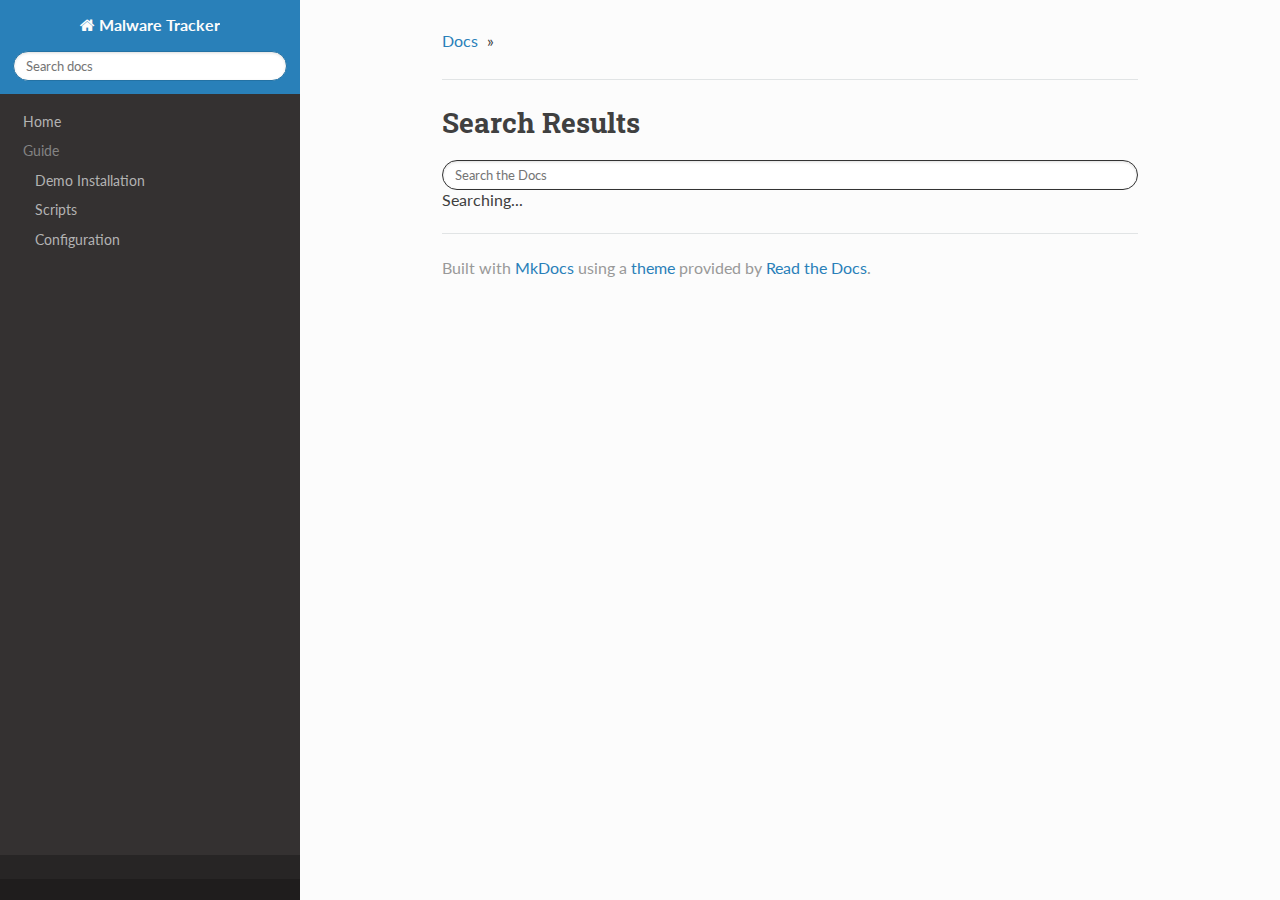
<file: search.html>
<!DOCTYPE html>
<!--[if IE 8]><html class="no-js lt-ie9" lang="en" > <![endif]-->
<!--[if gt IE 8]><!--> <html class="no-js" lang="en" > <!--<![endif]-->
<head>
  <meta charset="utf-8">
  <meta http-equiv="X-UA-Compatible" content="IE=edge">
  <meta name="viewport" content="width=device-width, initial-scale=1.0">
  
  
  <link rel="shortcut icon" href="./img/favicon.ico">
  <title>Malware Tracker</title>
  <link href='https://fonts.googleapis.com/css?family=Lato:400,700|Roboto+Slab:400,700|Inconsolata:400,700' rel='stylesheet' type='text/css'>

  <link rel="stylesheet" href="./css/theme.css" type="text/css" />
  <link rel="stylesheet" href="./css/theme_extra.css" type="text/css" />
  <link rel="stylesheet" href="./css/highlight.css">
  
  <script src="./js/jquery-2.1.1.min.js"></script>
  <script src="./js/modernizr-2.8.3.min.js"></script>
  <script type="text/javascript" src="./js/highlight.pack.js"></script> 
  
</head>

<body class="wy-body-for-nav" role="document">

  <div class="wy-grid-for-nav">

    
    <nav data-toggle="wy-nav-shift" class="wy-nav-side stickynav">
      <div class="wy-side-nav-search">
        <a href="." class="icon icon-home"> Malware Tracker</a>
        <div role="search">
  <form id ="rtd-search-form" class="wy-form" action="./search.html" method="get">
    <input type="text" name="q" placeholder="Search docs" />
  </form>
</div>
      </div>

      <div class="wy-menu wy-menu-vertical" data-spy="affix" role="navigation" aria-label="main navigation">
	<ul class="current">
	  
          
            <li class="toctree-l1">
		
    <a class="" href=".">Home</a>
	    </li>
          
            <li class="toctree-l1">
		
    <span class="caption-text">Guide</span>
    <ul class="subnav">
                <li class="">
                    
    <a class="" href="guide/demoinstall/">Demo Installation</a>
                </li>
                <li class="">
                    
    <a class="" href="guide/scripts/">Scripts</a>
                </li>
                <li class="">
                    
    <a class="" href="guide/configuration/">Configuration</a>
                </li>
    </ul>
	    </li>
          
        </ul>
      </div>
      &nbsp;
    </nav>

    <section data-toggle="wy-nav-shift" class="wy-nav-content-wrap">

      
      <nav class="wy-nav-top" role="navigation" aria-label="top navigation">
        <i data-toggle="wy-nav-top" class="fa fa-bars"></i>
        <a href=".">Malware Tracker</a>
      </nav>

      
      <div class="wy-nav-content">
        <div class="rst-content">
          <div role="navigation" aria-label="breadcrumbs navigation">
  <ul class="wy-breadcrumbs">
    <li><a href=".">Docs</a> &raquo;</li>
    
    
    <li class="wy-breadcrumbs-aside">
      
    </li>
  </ul>
  <hr/>
</div>
          <div role="main">
            <div class="section">
              

  <h1 id="search">Search Results</h1>

  <form id="content_search" action="search.html">
    <span role="status" aria-live="polite" class="ui-helper-hidden-accessible"></span>
    <input name="q" id="mkdocs-search-query" type="text" class="search_input search-query ui-autocomplete-input" placeholder="Search the Docs" autocomplete="off" autofocus>
  </form>

  <div id="mkdocs-search-results" class="search-results">
    Searching...
  </div>


            </div>
          </div>
          <footer>
  

  <hr/>

  <div role="contentinfo">
    <!-- Copyright etc -->
    
  </div>

  Built with <a href="http://www.mkdocs.org">MkDocs</a> using a <a href="https://github.com/snide/sphinx_rtd_theme">theme</a> provided by <a href="https://readthedocs.org">Read the Docs</a>.
</footer>
      
        </div>
      </div>

    </section>

  </div>

  <div class="rst-versions" role="note" style="cursor: pointer">
    <span class="rst-current-version" data-toggle="rst-current-version">
      
      
      
    </span>
</div>
    <script>var base_url = '.';</script>
    <script src="./js/theme.js"></script>
      <script src="./search/require.js"></script>
      <script src="./search/search.js"></script>

</body>
</html>
</file>
<file: css/theme.css>
/*
 * This file is copied from the upstream ReadTheDocs Sphinx
 * theme. To aid upgradability this file should *not* be edited.
 * modifications we need should be included in theme_extra.css.
 *
 * https://github.com/rtfd/readthedocs.org/blob/master/readthedocs/core/static/core/css/theme.css
 */

*{-webkit-box-sizing:border-box;-moz-box-sizing:border-box;box-sizing:border-box}article,aside,details,figcaption,figure,footer,header,hgroup,nav,section{display:block}audio,canvas,video{display:inline-block;*display:inline;*zoom:1}audio:not([controls]){display:none}[hidden]{display:none}*{-webkit-box-sizing:border-box;-moz-box-sizing:border-box;box-sizing:border-box}html{font-size:100%;-webkit-text-size-adjust:100%;-ms-text-size-adjust:100%}body{margin:0}a:hover,a:active{outline:0}abbr[title]{border-bottom:1px dotted}b,strong{font-weight:bold}blockquote{margin:0}dfn{font-style:italic}ins{background:#ff9;color:#000;text-decoration:none}mark{background:#ff0;color:#000;font-style:italic;font-weight:bold}pre,code,.rst-content tt,kbd,samp{font-family:monospace,serif;_font-family:"courier new",monospace;font-size:1em}pre{white-space:pre}q{quotes:none}q:before,q:after{content:"";content:none}small{font-size:85%}sub,sup{font-size:75%;line-height:0;position:relative;vertical-align:baseline}sup{top:-0.5em}sub{bottom:-0.25em}ul,ol,dl{margin:0;padding:0;list-style:none;list-style-image:none}li{list-style:none}dd{margin:0}img{border:0;-ms-interpolation-mode:bicubic;vertical-align:middle;max-width:100%}svg:not(:root){overflow:hidden}figure{margin:0}form{margin:0}fieldset{border:0;margin:0;padding:0}label{cursor:pointer}legend{border:0;*margin-left:-7px;padding:0;white-space:normal}button,input,select,textarea{font-size:100%;margin:0;vertical-align:baseline;*vertical-align:middle}button,input{line-height:normal}button,input[type="button"],input[type="reset"],input[type="submit"]{cursor:pointer;-webkit-appearance:button;*overflow:visible}button[disabled],input[disabled]{cursor:default}input[type="checkbox"],input[type="radio"]{box-sizing:border-box;padding:0;*width:13px;*height:13px}input[type="search"]{-webkit-appearance:textfield;-moz-box-sizing:content-box;-webkit-box-sizing:content-box;box-sizing:content-box}input[type="search"]::-webkit-search-decoration,input[type="search"]::-webkit-search-cancel-button{-webkit-appearance:none}button::-moz-focus-inner,input::-moz-focus-inner{border:0;padding:0}textarea{overflow:auto;vertical-align:top;resize:vertical}table{border-collapse:collapse;border-spacing:0}td{vertical-align:top}.chromeframe{margin:0.2em 0;background:#ccc;color:#000;padding:0.2em 0}.ir{display:block;border:0;text-indent:-999em;overflow:hidden;background-color:transparent;background-repeat:no-repeat;text-align:left;direction:ltr;*line-height:0}.ir br{display:none}.hidden{display:none !important;visibility:hidden}.visuallyhidden{border:0;clip:rect(0 0 0 0);height:1px;margin:-1px;overflow:hidden;padding:0;position:absolute;width:1px}.visuallyhidden.focusable:active,.visuallyhidden.focusable:focus{clip:auto;height:auto;margin:0;overflow:visible;position:static;width:auto}.invisible{visibility:hidden}.relative{position:relative}big,small{font-size:100%}@media print{html,body,section{background:none !important}*{box-shadow:none !important;text-shadow:none !important;filter:none !important;-ms-filter:none !important}a,a:visited{text-decoration:underline}.ir a:after,a[href^="javascript:"]:after,a[href^="#"]:after{content:""}pre,blockquote{page-break-inside:avoid}thead{display:table-header-group}tr,img{page-break-inside:avoid}img{max-width:100% !important}@page{margin:0.5cm}p,h2,h3{orphans:3;widows:3}h2,h3{page-break-after:avoid}}.fa:before,.rst-content .admonition-title:before,.rst-content h1 .headerlink:before,.rst-content h2 .headerlink:before,.rst-content h3 .headerlink:before,.rst-content h4 .headerlink:before,.rst-content h5 .headerlink:before,.rst-content h6 .headerlink:before,.rst-content dl dt .headerlink:before,.icon:before,.wy-dropdown .caret:before,.wy-inline-validate.wy-inline-validate-success .wy-input-context:before,.wy-inline-validate.wy-inline-validate-danger .wy-input-context:before,.wy-inline-validate.wy-inline-validate-warning .wy-input-context:before,.wy-inline-validate.wy-inline-validate-info .wy-input-context:before,.wy-alert,.rst-content .note,.rst-content .attention,.rst-content .caution,.rst-content .danger,.rst-content .error,.rst-content .hint,.rst-content .important,.rst-content .tip,.rst-content .warning,.rst-content .seealso,.rst-content .admonition-todo,.btn,input[type="text"],input[type="password"],input[type="email"],input[type="url"],input[type="date"],input[type="month"],input[type="time"],input[type="datetime"],input[type="datetime-local"],input[type="week"],input[type="number"],input[type="search"],input[type="tel"],input[type="color"],select,textarea,.wy-menu-vertical li.on a,.wy-menu-vertical li.current>a,.wy-side-nav-search>a,.wy-side-nav-search .wy-dropdown>a,.wy-nav-top a{-webkit-font-smoothing:antialiased}.clearfix{*zoom:1}.clearfix:before,.clearfix:after{display:table;content:""}.clearfix:after{clear:both}/*!
 *  Font Awesome 4.1.0 by @davegandy - http://fontawesome.io - @fontawesome
 *  License - http://fontawesome.io/license (Font: SIL OFL 1.1, CSS: MIT License)
 */@font-face{font-family:'FontAwesome';src:url("../fonts/fontawesome-webfont.eot?v=4.1.0");src:url("../fonts/fontawesome-webfont.eot?#iefix&v=4.1.0") format("embedded-opentype"),url("../fonts/fontawesome-webfont.woff?v=4.1.0") format("woff"),url("../fonts/fontawesome-webfont.ttf?v=4.1.0") format("truetype"),url("../fonts/fontawesome-webfont.svg?v=4.1.0#fontawesomeregular") format("svg");font-weight:normal;font-style:normal}.fa,.rst-content .admonition-title,.rst-content h1 .headerlink,.rst-content h2 .headerlink,.rst-content h3 .headerlink,.rst-content h4 .headerlink,.rst-content h5 .headerlink,.rst-content h6 .headerlink,.rst-content dl dt .headerlink,.icon{display:inline-block;font-family:FontAwesome;font-style:normal;font-weight:normal;line-height:1;-webkit-font-smoothing:antialiased;-moz-osx-font-smoothing:grayscale}.fa-lg{font-size:1.33333em;line-height:0.75em;vertical-align:-15%}.fa-2x{font-size:2em}.fa-3x{font-size:3em}.fa-4x{font-size:4em}.fa-5x{font-size:5em}.fa-fw{width:1.28571em;text-align:center}.fa-ul{padding-left:0;margin-left:2.14286em;list-style-type:none}.fa-ul>li{position:relative}.fa-li{position:absolute;left:-2.14286em;width:2.14286em;top:0.14286em;text-align:center}.fa-li.fa-lg{left:-1.85714em}.fa-border{padding:.2em .25em .15em;border:solid 0.08em #eee;border-radius:.1em}.pull-right{float:right}.pull-left{float:left}.fa.pull-left,.rst-content .pull-left.admonition-title,.rst-content h1 .pull-left.headerlink,.rst-content h2 .pull-left.headerlink,.rst-content h3 .pull-left.headerlink,.rst-content h4 .pull-left.headerlink,.rst-content h5 .pull-left.headerlink,.rst-content h6 .pull-left.headerlink,.rst-content dl dt .pull-left.headerlink,.pull-left.icon{margin-right:.3em}.fa.pull-right,.rst-content .pull-right.admonition-title,.rst-content h1 .pull-right.headerlink,.rst-content h2 .pull-right.headerlink,.rst-content h3 .pull-right.headerlink,.rst-content h4 .pull-right.headerlink,.rst-content h5 .pull-right.headerlink,.rst-content h6 .pull-right.headerlink,.rst-content dl dt .pull-right.headerlink,.pull-right.icon{margin-left:.3em}.fa-spin{-webkit-animation:spin 2s infinite linear;-moz-animation:spin 2s infinite linear;-o-animation:spin 2s infinite linear;animation:spin 2s infinite linear}@-moz-keyframes spin{0%{-moz-transform:rotate(0deg)}100%{-moz-transform:rotate(359deg)}}@-webkit-keyframes spin{0%{-webkit-transform:rotate(0deg)}100%{-webkit-transform:rotate(359deg)}}@-o-keyframes spin{0%{-o-transform:rotate(0deg)}100%{-o-transform:rotate(359deg)}}@keyframes spin{0%{-webkit-transform:rotate(0deg);transform:rotate(0deg)}100%{-webkit-transform:rotate(359deg);transform:rotate(359deg)}}.fa-rotate-90{filter:progid:DXImageTransform.Microsoft.BasicImage(rotation=1);-webkit-transform:rotate(90deg);-moz-transform:rotate(90deg);-ms-transform:rotate(90deg);-o-transform:rotate(90deg);transform:rotate(90deg)}.fa-rotate-180{filter:progid:DXImageTransform.Microsoft.BasicImage(rotation=2);-webkit-transform:rotate(180deg);-moz-transform:rotate(180deg);-ms-transform:rotate(180deg);-o-transform:rotate(180deg);transform:rotate(180deg)}.fa-rotate-270{filter:progid:DXImageTransform.Microsoft.BasicImage(rotation=3);-webkit-transform:rotate(270deg);-moz-transform:rotate(270deg);-ms-transform:rotate(270deg);-o-transform:rotate(270deg);transform:rotate(270deg)}.fa-flip-horizontal{filter:progid:DXImageTransform.Microsoft.BasicImage(rotation=0);-webkit-transform:scale(-1, 1);-moz-transform:scale(-1, 1);-ms-transform:scale(-1, 1);-o-transform:scale(-1, 1);transform:scale(-1, 1)}.fa-flip-vertical{filter:progid:DXImageTransform.Microsoft.BasicImage(rotation=2);-webkit-transform:scale(1, -1);-moz-transform:scale(1, -1);-ms-transform:scale(1, -1);-o-transform:scale(1, -1);transform:scale(1, -1)}.fa-stack{position:relative;display:inline-block;width:2em;height:2em;line-height:2em;vertical-align:middle}.fa-stack-1x,.fa-stack-2x{position:absolute;left:0;width:100%;text-align:center}.fa-stack-1x{line-height:inherit}.fa-stack-2x{font-size:2em}.fa-inverse{color:#fff}.fa-glass:before{content:""}.fa-music:before{content:""}.fa-search:before,.icon-search:before{content:""}.fa-envelope-o:before{content:""}.fa-heart:before{content:""}.fa-star:before{content:""}.fa-star-o:before{content:""}.fa-user:before{content:""}.fa-film:before{content:""}.fa-th-large:before{content:""}.fa-th:before{content:""}.fa-th-list:before{content:""}.fa-check:before{content:""}.fa-times:before{content:""}.fa-search-plus:before{content:""}.fa-search-minus:before{content:""}.fa-power-off:before{content:""}.fa-signal:before{content:""}.fa-gear:before,.fa-cog:before{content:""}.fa-trash-o:before{content:""}.fa-home:before,.icon-home:before{content:""}.fa-file-o:before{content:""}.fa-clock-o:before{content:""}.fa-road:before{content:""}.fa-download:before{content:""}.fa-arrow-circle-o-down:before{content:""}.fa-arrow-circle-o-up:before{content:""}.fa-inbox:before{content:""}.fa-play-circle-o:before{content:""}.fa-rotate-right:before,.fa-repeat:before{content:""}.fa-refresh:before{content:""}.fa-list-alt:before{content:""}.fa-lock:before{content:""}.fa-flag:before{content:""}.fa-headphones:before{content:""}.fa-volume-off:before{content:""}.fa-volume-down:before{content:""}.fa-volume-up:before{content:""}.fa-qrcode:before{content:""}.fa-barcode:before{content:""}.fa-tag:before{content:""}.fa-tags:before{content:""}.fa-book:before,.icon-book:before{content:""}.fa-bookmark:before{content:""}.fa-print:before{content:""}.fa-camera:before{content:""}.fa-font:before{content:""}.fa-bold:before{content:""}.fa-italic:before{content:""}.fa-text-height:before{content:""}.fa-text-width:before{content:""}.fa-align-left:before{content:""}.fa-align-center:before{content:""}.fa-align-right:before{content:""}.fa-align-justify:before{content:""}.fa-list:before{content:""}.fa-dedent:before,.fa-outdent:before{content:""}.fa-indent:before{content:""}.fa-video-camera:before{content:""}.fa-photo:before,.fa-image:before,.fa-picture-o:before{content:""}.fa-pencil:before{content:""}.fa-map-marker:before{content:""}.fa-adjust:before{content:""}.fa-tint:before{content:""}.fa-edit:before,.fa-pencil-square-o:before{content:""}.fa-share-square-o:before{content:""}.fa-check-square-o:before{content:""}.fa-arrows:before{content:""}.fa-step-backward:before{content:""}.fa-fast-backward:before{content:""}.fa-backward:before{content:""}.fa-play:before{content:""}.fa-pause:before{content:""}.fa-stop:before{content:""}.fa-forward:before{content:""}.fa-fast-forward:before{content:""}.fa-step-forward:before{content:""}.fa-eject:before{content:""}.fa-chevron-left:before{content:""}.fa-chevron-right:before{content:""}.fa-plus-circle:before{content:""}.fa-minus-circle:before{content:""}.fa-times-circle:before,.wy-inline-validate.wy-inline-validate-danger .wy-input-context:before{content:""}.fa-check-circle:before,.wy-inline-validate.wy-inline-validate-success .wy-input-context:before{content:""}.fa-question-circle:before{content:""}.fa-info-circle:before{content:""}.fa-crosshairs:before{content:""}.fa-times-circle-o:before{content:""}.fa-check-circle-o:before{content:""}.fa-ban:before{content:""}.fa-arrow-left:before{content:""}.fa-arrow-right:before{content:""}.fa-arrow-up:before{content:""}.fa-arrow-down:before{content:""}.fa-mail-forward:before,.fa-share:before{content:""}.fa-expand:before{content:""}.fa-compress:before{content:""}.fa-plus:before{content:""}.fa-minus:before{content:""}.fa-asterisk:before{content:""}.fa-exclamation-circle:before,.wy-inline-validate.wy-inline-validate-warning .wy-input-context:before,.wy-inline-validate.wy-inline-validate-info .wy-input-context:before,.rst-content .admonition-title:before{content:""}.fa-gift:before{content:""}.fa-leaf:before{content:""}.fa-fire:before,.icon-fire:before{content:""}.fa-eye:before{content:""}.fa-eye-slash:before{content:""}.fa-warning:before,.fa-exclamation-triangle:before{content:""}.fa-plane:before{content:""}.fa-calendar:before{content:""}.fa-random:before{content:""}.fa-comment:before{content:""}.fa-magnet:before{content:""}.fa-chevron-up:before{content:""}.fa-chevron-down:before{content:""}.fa-retweet:before{content:""}.fa-shopping-cart:before{content:""}.fa-folder:before{content:""}.fa-folder-open:before{content:""}.fa-arrows-v:before{content:""}.fa-arrows-h:before{content:""}.fa-bar-chart-o:before{content:""}.fa-twitter-square:before{content:""}.fa-facebook-square:before{content:""}.fa-camera-retro:before{content:""}.fa-key:before{content:""}.fa-gears:before,.fa-cogs:before{content:""}.fa-comments:before{content:""}.fa-thumbs-o-up:before{content:""}.fa-thumbs-o-down:before{content:""}.fa-star-half:before{content:""}.fa-heart-o:before{content:""}.fa-sign-out:before{content:""}.fa-linkedin-square:before{content:""}.fa-thumb-tack:before{content:""}.fa-external-link:before{content:""}.fa-sign-in:before{content:""}.fa-trophy:before{content:""}.fa-github-square:before{content:""}.fa-upload:before{content:""}.fa-lemon-o:before{content:""}.fa-phone:before{content:""}.fa-square-o:before{content:""}.fa-bookmark-o:before{content:""}.fa-phone-square:before{content:""}.fa-twitter:before{content:""}.fa-facebook:before{content:""}.fa-github:before,.icon-github:before{content:""}.fa-unlock:before{content:""}.fa-credit-card:before{content:""}.fa-rss:before{content:""}.fa-hdd-o:before{content:""}.fa-bullhorn:before{content:""}.fa-bell:before{content:""}.fa-certificate:before{content:""}.fa-hand-o-right:before{content:""}.fa-hand-o-left:before{content:""}.fa-hand-o-up:before{content:""}.fa-hand-o-down:before{content:""}.fa-arrow-circle-left:before,.icon-circle-arrow-left:before{content:""}.fa-arrow-circle-right:before,.icon-circle-arrow-right:before{content:""}.fa-arrow-circle-up:before{content:""}.fa-arrow-circle-down:before{content:""}.fa-globe:before{content:""}.fa-wrench:before{content:""}.fa-tasks:before{content:""}.fa-filter:before{content:""}.fa-briefcase:before{content:""}.fa-arrows-alt:before{content:""}.fa-group:before,.fa-users:before{content:""}.fa-chain:before,.fa-link:before,.icon-link:before{content:""}.fa-cloud:before{content:""}.fa-flask:before{content:""}.fa-cut:before,.fa-scissors:before{content:""}.fa-copy:before,.fa-files-o:before{content:""}.fa-paperclip:before{content:""}.fa-save:before,.fa-floppy-o:before{content:""}.fa-square:before{content:""}.fa-navicon:before,.fa-reorder:before,.fa-bars:before{content:""}.fa-list-ul:before{content:""}.fa-list-ol:before{content:""}.fa-strikethrough:before{content:""}.fa-underline:before{content:""}.fa-table:before{content:""}.fa-magic:before{content:""}.fa-truck:before{content:""}.fa-pinterest:before{content:""}.fa-pinterest-square:before{content:""}.fa-google-plus-square:before{content:""}.fa-google-plus:before{content:""}.fa-money:before{content:""}.fa-caret-down:before,.wy-dropdown .caret:before,.icon-caret-down:before{content:""}.fa-caret-up:before{content:""}.fa-caret-left:before{content:""}.fa-caret-right:before{content:""}.fa-columns:before{content:""}.fa-unsorted:before,.fa-sort:before{content:""}.fa-sort-down:before,.fa-sort-desc:before{content:""}.fa-sort-up:before,.fa-sort-asc:before{content:""}.fa-envelope:before{content:""}.fa-linkedin:before{content:""}.fa-rotate-left:before,.fa-undo:before{content:""}.fa-legal:before,.fa-gavel:before{content:""}.fa-dashboard:before,.fa-tachometer:before{content:""}.fa-comment-o:before{content:""}.fa-comments-o:before{content:""}.fa-flash:before,.fa-bolt:before{content:""}.fa-sitemap:before{content:""}.fa-umbrella:before{content:""}.fa-paste:before,.fa-clipboard:before{content:""}.fa-lightbulb-o:before{content:""}.fa-exchange:before{content:""}.fa-cloud-download:before{content:""}.fa-cloud-upload:before{content:""}.fa-user-md:before{content:""}.fa-stethoscope:before{content:""}.fa-suitcase:before{content:""}.fa-bell-o:before{content:""}.fa-coffee:before{content:""}.fa-cutlery:before{content:""}.fa-file-text-o:before{content:""}.fa-building-o:before{content:""}.fa-hospital-o:before{content:""}.fa-ambulance:before{content:""}.fa-medkit:before{content:""}.fa-fighter-jet:before{content:""}.fa-beer:before{content:""}.fa-h-square:before{content:""}.fa-plus-square:before{content:""}.fa-angle-double-left:before{content:""}.fa-angle-double-right:before{content:""}.fa-angle-double-up:before{content:""}.fa-angle-double-down:before{content:""}.fa-angle-left:before{content:""}.fa-angle-right:before{content:""}.fa-angle-up:before{content:""}.fa-angle-down:before{content:""}.fa-desktop:before{content:""}.fa-laptop:before{content:""}.fa-tablet:before{content:""}.fa-mobile-phone:before,.fa-mobile:before{content:""}.fa-circle-o:before{content:""}.fa-quote-left:before{content:""}.fa-quote-right:before{content:""}.fa-spinner:before{content:""}.fa-circle:before{content:""}.fa-mail-reply:before,.fa-reply:before{content:""}.fa-github-alt:before{content:""}.fa-folder-o:before{content:""}.fa-folder-open-o:before{content:""}.fa-smile-o:before{content:""}.fa-frown-o:before{content:""}.fa-meh-o:before{content:""}.fa-gamepad:before{content:""}.fa-keyboard-o:before{content:""}.fa-flag-o:before{content:""}.fa-flag-checkered:before{content:""}.fa-terminal:before{content:""}.fa-code:before{content:""}.fa-mail-reply-all:before,.fa-reply-all:before{content:""}.fa-star-half-empty:before,.fa-star-half-full:before,.fa-star-half-o:before{content:""}.fa-location-arrow:before{content:""}.fa-crop:before{content:""}.fa-code-fork:before{content:""}.fa-unlink:before,.fa-chain-broken:before{content:""}.fa-question:before{content:""}.fa-info:before{content:""}.fa-exclamation:before{content:""}.fa-superscript:before{content:""}.fa-subscript:before{content:""}.fa-eraser:before{content:""}.fa-puzzle-piece:before{content:""}.fa-microphone:before{content:""}.fa-microphone-slash:before{content:""}.fa-shield:before{content:""}.fa-calendar-o:before{content:""}.fa-fire-extinguisher:before{content:""}.fa-rocket:before{content:""}.fa-maxcdn:before{content:""}.fa-chevron-circle-left:before{content:""}.fa-chevron-circle-right:before{content:""}.fa-chevron-circle-up:before{content:""}.fa-chevron-circle-down:before{content:""}.fa-html5:before{content:""}.fa-css3:before{content:""}.fa-anchor:before{content:""}.fa-unlock-alt:before{content:""}.fa-bullseye:before{content:""}.fa-ellipsis-h:before{content:""}.fa-ellipsis-v:before{content:""}.fa-rss-square:before{content:""}.fa-play-circle:before{content:""}.fa-ticket:before{content:""}.fa-minus-square:before{content:""}.fa-minus-square-o:before{content:""}.fa-level-up:before{content:""}.fa-level-down:before{content:""}.fa-check-square:before{content:""}.fa-pencil-square:before{content:""}.fa-external-link-square:before{content:""}.fa-share-square:before{content:""}.fa-compass:before{content:""}.fa-toggle-down:before,.fa-caret-square-o-down:before{content:""}.fa-toggle-up:before,.fa-caret-square-o-up:before{content:""}.fa-toggle-right:before,.fa-caret-square-o-right:before{content:""}.fa-euro:before,.fa-eur:before{content:""}.fa-gbp:before{content:""}.fa-dollar:before,.fa-usd:before{content:""}.fa-rupee:before,.fa-inr:before{content:""}.fa-cny:before,.fa-rmb:before,.fa-yen:before,.fa-jpy:before{content:""}.fa-ruble:before,.fa-rouble:before,.fa-rub:before{content:""}.fa-won:before,.fa-krw:before{content:""}.fa-bitcoin:before,.fa-btc:before{content:""}.fa-file:before{content:""}.fa-file-text:before{content:""}.fa-sort-alpha-asc:before{content:""}.fa-sort-alpha-desc:before{content:""}.fa-sort-amount-asc:before{content:""}.fa-sort-amount-desc:before{content:""}.fa-sort-numeric-asc:before{content:""}.fa-sort-numeric-desc:before{content:""}.fa-thumbs-up:before{content:""}.fa-thumbs-down:before{content:""}.fa-youtube-square:before{content:""}.fa-youtube:before{content:""}.fa-xing:before{content:""}.fa-xing-square:before{content:""}.fa-youtube-play:before{content:""}.fa-dropbox:before{content:""}.fa-stack-overflow:before{content:""}.fa-instagram:before{content:""}.fa-flickr:before{content:""}.fa-adn:before{content:""}.fa-bitbucket:before,.icon-bitbucket:before{content:""}.fa-bitbucket-square:before{content:""}.fa-tumblr:before{content:""}.fa-tumblr-square:before{content:""}.fa-long-arrow-down:before{content:""}.fa-long-arrow-up:before{content:""}.fa-long-arrow-left:before{content:""}.fa-long-arrow-right:before{content:""}.fa-apple:before{content:""}.fa-windows:before{content:""}.fa-android:before{content:""}.fa-linux:before{content:""}.fa-dribbble:before{content:""}.fa-skype:before{content:""}.fa-foursquare:before{content:""}.fa-trello:before{content:""}.fa-female:before{content:""}.fa-male:before{content:""}.fa-gittip:before{content:""}.fa-sun-o:before{content:""}.fa-moon-o:before{content:""}.fa-archive:before{content:""}.fa-bug:before{content:""}.fa-vk:before{content:""}.fa-weibo:before{content:""}.fa-renren:before{content:""}.fa-pagelines:before{content:""}.fa-stack-exchange:before{content:""}.fa-arrow-circle-o-right:before{content:""}.fa-arrow-circle-o-left:before{content:""}.fa-toggle-left:before,.fa-caret-square-o-left:before{content:""}.fa-dot-circle-o:before{content:""}.fa-wheelchair:before{content:""}.fa-vimeo-square:before{content:""}.fa-turkish-lira:before,.fa-try:before{content:""}.fa-plus-square-o:before{content:""}.fa-space-shuttle:before{content:""}.fa-slack:before{content:""}.fa-envelope-square:before{content:""}.fa-wordpress:before{content:""}.fa-openid:before{content:""}.fa-institution:before,.fa-bank:before,.fa-university:before{content:""}.fa-mortar-board:before,.fa-graduation-cap:before{content:""}.fa-yahoo:before{content:""}.fa-google:before{content:""}.fa-reddit:before{content:""}.fa-reddit-square:before{content:""}.fa-stumbleupon-circle:before{content:""}.fa-stumbleupon:before{content:""}.fa-delicious:before{content:""}.fa-digg:before{content:""}.fa-pied-piper-square:before,.fa-pied-piper:before{content:""}.fa-pied-piper-alt:before{content:""}.fa-drupal:before{content:""}.fa-joomla:before{content:""}.fa-language:before{content:""}.fa-fax:before{content:""}.fa-building:before{content:""}.fa-child:before{content:""}.fa-paw:before{content:""}.fa-spoon:before{content:""}.fa-cube:before{content:""}.fa-cubes:before{content:""}.fa-behance:before{content:""}.fa-behance-square:before{content:""}.fa-steam:before{content:""}.fa-steam-square:before{content:""}.fa-recycle:before{content:""}.fa-automobile:before,.fa-car:before{content:""}.fa-cab:before,.fa-taxi:before{content:""}.fa-tree:before{content:""}.fa-spotify:before{content:""}.fa-deviantart:before{content:""}.fa-soundcloud:before{content:""}.fa-database:before{content:""}.fa-file-pdf-o:before{content:""}.fa-file-word-o:before{content:""}.fa-file-excel-o:before{content:""}.fa-file-powerpoint-o:before{content:""}.fa-file-photo-o:before,.fa-file-picture-o:before,.fa-file-image-o:before{content:""}.fa-file-zip-o:before,.fa-file-archive-o:before{content:""}.fa-file-sound-o:before,.fa-file-audio-o:before{content:""}.fa-file-movie-o:before,.fa-file-video-o:before{content:""}.fa-file-code-o:before{content:""}.fa-vine:before{content:""}.fa-codepen:before{content:""}.fa-jsfiddle:before{content:""}.fa-life-bouy:before,.fa-life-saver:before,.fa-support:before,.fa-life-ring:before{content:""}.fa-circle-o-notch:before{content:""}.fa-ra:before,.fa-rebel:before{content:""}.fa-ge:before,.fa-empire:before{content:""}.fa-git-square:before{content:""}.fa-git:before{content:""}.fa-hacker-news:before{content:""}.fa-tencent-weibo:before{content:""}.fa-qq:before{content:""}.fa-wechat:before,.fa-weixin:before{content:""}.fa-send:before,.fa-paper-plane:before{content:""}.fa-send-o:before,.fa-paper-plane-o:before{content:""}.fa-history:before{content:""}.fa-circle-thin:before{content:""}.fa-header:before{content:""}.fa-paragraph:before{content:""}.fa-sliders:before{content:""}.fa-share-alt:before{content:""}.fa-share-alt-square:before{content:""}.fa-bomb:before{content:""}.fa,.rst-content .admonition-title,.rst-content h1 .headerlink,.rst-content h2 .headerlink,.rst-content h3 .headerlink,.rst-content h4 .headerlink,.rst-content h5 .headerlink,.rst-content h6 .headerlink,.rst-content dl dt .headerlink,.icon,.wy-dropdown .caret,.wy-inline-validate.wy-inline-validate-success .wy-input-context,.wy-inline-validate.wy-inline-validate-danger .wy-input-context,.wy-inline-validate.wy-inline-validate-warning .wy-input-context,.wy-inline-validate.wy-inline-validate-info .wy-input-context{font-family:inherit}.fa:before,.rst-content .admonition-title:before,.rst-content h1 .headerlink:before,.rst-content h2 .headerlink:before,.rst-content h3 .headerlink:before,.rst-content h4 .headerlink:before,.rst-content h5 .headerlink:before,.rst-content h6 .headerlink:before,.rst-content dl dt .headerlink:before,.icon:before,.wy-dropdown .caret:before,.wy-inline-validate.wy-inline-validate-success .wy-input-context:before,.wy-inline-validate.wy-inline-validate-danger .wy-input-context:before,.wy-inline-validate.wy-inline-validate-warning .wy-input-context:before,.wy-inline-validate.wy-inline-validate-info .wy-input-context:before{font-family:"FontAwesome";display:inline-block;font-style:normal;font-weight:normal;line-height:1;text-decoration:inherit}a .fa,a .rst-content .admonition-title,.rst-content a .admonition-title,a .rst-content h1 .headerlink,.rst-content h1 a .headerlink,a .rst-content h2 .headerlink,.rst-content h2 a .headerlink,a .rst-content h3 .headerlink,.rst-content h3 a .headerlink,a .rst-content h4 .headerlink,.rst-content h4 a .headerlink,a .rst-content h5 .headerlink,.rst-content h5 a .headerlink,a .rst-content h6 .headerlink,.rst-content h6 a .headerlink,a .rst-content dl dt .headerlink,.rst-content dl dt a .headerlink,a .icon{display:inline-block;text-decoration:inherit}.btn .fa,.btn .rst-content .admonition-title,.rst-content .btn .admonition-title,.btn .rst-content h1 .headerlink,.rst-content h1 .btn .headerlink,.btn .rst-content h2 .headerlink,.rst-content h2 .btn .headerlink,.btn .rst-content h3 .headerlink,.rst-content h3 .btn .headerlink,.btn .rst-content h4 .headerlink,.rst-content h4 .btn .headerlink,.btn .rst-content h5 .headerlink,.rst-content h5 .btn .headerlink,.btn .rst-content h6 .headerlink,.rst-content h6 .btn .headerlink,.btn .rst-content dl dt .headerlink,.rst-content dl dt .btn .headerlink,.btn .icon,.nav .fa,.nav .rst-content .admonition-title,.rst-content .nav .admonition-title,.nav .rst-content h1 .headerlink,.rst-content h1 .nav .headerlink,.nav .rst-content h2 .headerlink,.rst-content h2 .nav .headerlink,.nav .rst-content h3 .headerlink,.rst-content h3 .nav .headerlink,.nav .rst-content h4 .headerlink,.rst-content h4 .nav .headerlink,.nav .rst-content h5 .headerlink,.rst-content h5 .nav .headerlink,.nav .rst-content h6 .headerlink,.rst-content h6 .nav .headerlink,.nav .rst-content dl dt .headerlink,.rst-content dl dt .nav .headerlink,.nav .icon{display:inline}.btn .fa.fa-large,.btn .rst-content .fa-large.admonition-title,.rst-content .btn .fa-large.admonition-title,.btn .rst-content h1 .fa-large.headerlink,.rst-content h1 .btn .fa-large.headerlink,.btn .rst-content h2 .fa-large.headerlink,.rst-content h2 .btn .fa-large.headerlink,.btn .rst-content h3 .fa-large.headerlink,.rst-content h3 .btn .fa-large.headerlink,.btn .rst-content h4 .fa-large.headerlink,.rst-content h4 .btn .fa-large.headerlink,.btn .rst-content h5 .fa-large.headerlink,.rst-content h5 .btn .fa-large.headerlink,.btn .rst-content h6 .fa-large.headerlink,.rst-content h6 .btn .fa-large.headerlink,.btn .rst-content dl dt .fa-large.headerlink,.rst-content dl dt .btn .fa-large.headerlink,.btn .fa-large.icon,.nav .fa.fa-large,.nav .rst-content .fa-large.admonition-title,.rst-content .nav .fa-large.admonition-title,.nav .rst-content h1 .fa-large.headerlink,.rst-content h1 .nav .fa-large.headerlink,.nav .rst-content h2 .fa-large.headerlink,.rst-content h2 .nav .fa-large.headerlink,.nav .rst-content h3 .fa-large.headerlink,.rst-content h3 .nav .fa-large.headerlink,.nav .rst-content h4 .fa-large.headerlink,.rst-content h4 .nav .fa-large.headerlink,.nav .rst-content h5 .fa-large.headerlink,.rst-content h5 .nav .fa-large.headerlink,.nav .rst-content h6 .fa-large.headerlink,.rst-content h6 .nav .fa-large.headerlink,.nav .rst-content dl dt .fa-large.headerlink,.rst-content dl dt .nav .fa-large.headerlink,.nav .fa-large.icon{line-height:0.9em}.btn .fa.fa-spin,.btn .rst-content .fa-spin.admonition-title,.rst-content .btn .fa-spin.admonition-title,.btn .rst-content h1 .fa-spin.headerlink,.rst-content h1 .btn .fa-spin.headerlink,.btn .rst-content h2 .fa-spin.headerlink,.rst-content h2 .btn .fa-spin.headerlink,.btn .rst-content h3 .fa-spin.headerlink,.rst-content h3 .btn .fa-spin.headerlink,.btn .rst-content h4 .fa-spin.headerlink,.rst-content h4 .btn .fa-spin.headerlink,.btn .rst-content h5 .fa-spin.headerlink,.rst-content h5 .btn .fa-spin.headerlink,.btn .rst-content h6 .fa-spin.headerlink,.rst-content h6 .btn .fa-spin.headerlink,.btn .rst-content dl dt .fa-spin.headerlink,.rst-content dl dt .btn .fa-spin.headerlink,.btn .fa-spin.icon,.nav .fa.fa-spin,.nav .rst-content .fa-spin.admonition-title,.rst-content .nav .fa-spin.admonition-title,.nav .rst-content h1 .fa-spin.headerlink,.rst-content h1 .nav .fa-spin.headerlink,.nav .rst-content h2 .fa-spin.headerlink,.rst-content h2 .nav .fa-spin.headerlink,.nav .rst-content h3 .fa-spin.headerlink,.rst-content h3 .nav .fa-spin.headerlink,.nav .rst-content h4 .fa-spin.headerlink,.rst-content h4 .nav .fa-spin.headerlink,.nav .rst-content h5 .fa-spin.headerlink,.rst-content h5 .nav .fa-spin.headerlink,.nav .rst-content h6 .fa-spin.headerlink,.rst-content h6 .nav .fa-spin.headerlink,.nav .rst-content dl dt .fa-spin.headerlink,.rst-content dl dt .nav .fa-spin.headerlink,.nav .fa-spin.icon{display:inline-block}.btn.fa:before,.rst-content .btn.admonition-title:before,.rst-content h1 .btn.headerlink:before,.rst-content h2 .btn.headerlink:before,.rst-content h3 .btn.headerlink:before,.rst-content h4 .btn.headerlink:before,.rst-content h5 .btn.headerlink:before,.rst-content h6 .btn.headerlink:before,.rst-content dl dt .btn.headerlink:before,.btn.icon:before{opacity:0.5;-webkit-transition:opacity 0.05s ease-in;-moz-transition:opacity 0.05s ease-in;transition:opacity 0.05s ease-in}.btn.fa:hover:before,.rst-content .btn.admonition-title:hover:before,.rst-content h1 .btn.headerlink:hover:before,.rst-content h2 .btn.headerlink:hover:before,.rst-content h3 .btn.headerlink:hover:before,.rst-content h4 .btn.headerlink:hover:before,.rst-content h5 .btn.headerlink:hover:before,.rst-content h6 .btn.headerlink:hover:before,.rst-content dl dt .btn.headerlink:hover:before,.btn.icon:hover:before{opacity:1}.btn-mini .fa:before,.btn-mini .rst-content .admonition-title:before,.rst-content .btn-mini .admonition-title:before,.btn-mini .rst-content h1 .headerlink:before,.rst-content h1 .btn-mini .headerlink:before,.btn-mini .rst-content h2 .headerlink:before,.rst-content h2 .btn-mini .headerlink:before,.btn-mini .rst-content h3 .headerlink:before,.rst-content h3 .btn-mini .headerlink:before,.btn-mini .rst-content h4 .headerlink:before,.rst-content h4 .btn-mini .headerlink:before,.btn-mini .rst-content h5 .headerlink:before,.rst-content h5 .btn-mini .headerlink:before,.btn-mini .rst-content h6 .headerlink:before,.rst-content h6 .btn-mini .headerlink:before,.btn-mini .rst-content dl dt .headerlink:before,.rst-content dl dt .btn-mini .headerlink:before,.btn-mini .icon:before{font-size:14px;vertical-align:-15%}.wy-alert,.rst-content .note,.rst-content .attention,.rst-content .caution,.rst-content .danger,.rst-content .error,.rst-content .hint,.rst-content .important,.rst-content .tip,.rst-content .warning,.rst-content .seealso,.rst-content .admonition-todo{padding:12px;line-height:24px;margin-bottom:24px;background:#e7f2fa}.wy-alert-title,.rst-content .admonition-title{color:#fff;font-weight:bold;display:block;color:#fff;background:#6ab0de;margin:-12px;padding:6px 12px;margin-bottom:12px}.wy-alert.wy-alert-danger,.rst-content .wy-alert-danger.note,.rst-content .wy-alert-danger.attention,.rst-content .wy-alert-danger.caution,.rst-content .danger,.rst-content .error,.rst-content .wy-alert-danger.hint,.rst-content .wy-alert-danger.important,.rst-content .wy-alert-danger.tip,.rst-content .wy-alert-danger.warning,.rst-content .wy-alert-danger.seealso,.rst-content .wy-alert-danger.admonition-todo{background:#fdf3f2}.wy-alert.wy-alert-danger .wy-alert-title,.rst-content .wy-alert-danger.note .wy-alert-title,.rst-content .wy-alert-danger.attention .wy-alert-title,.rst-content .wy-alert-danger.caution .wy-alert-title,.rst-content .danger .wy-alert-title,.rst-content .error .wy-alert-title,.rst-content .wy-alert-danger.hint .wy-alert-title,.rst-content .wy-alert-danger.important .wy-alert-title,.rst-content .wy-alert-danger.tip .wy-alert-title,.rst-content .wy-alert-danger.warning .wy-alert-title,.rst-content .wy-alert-danger.seealso .wy-alert-title,.rst-content .wy-alert-danger.admonition-todo .wy-alert-title,.wy-alert.wy-alert-danger .rst-content .admonition-title,.rst-content .wy-alert.wy-alert-danger .admonition-title,.rst-content .wy-alert-danger.note .admonition-title,.rst-content .wy-alert-danger.attention .admonition-title,.rst-content .wy-alert-danger.caution .admonition-title,.rst-content .danger .admonition-title,.rst-content .error .admonition-title,.rst-content .wy-alert-danger.hint .admonition-title,.rst-content .wy-alert-danger.important .admonition-title,.rst-content .wy-alert-danger.tip .admonition-title,.rst-content .wy-alert-danger.warning .admonition-title,.rst-content .wy-alert-danger.seealso .admonition-title,.rst-content .wy-alert-danger.admonition-todo .admonition-title{background:#f29f97}.wy-alert.wy-alert-warning,.rst-content .wy-alert-warning.note,.rst-content .attention,.rst-content .caution,.rst-content .wy-alert-warning.danger,.rst-content .wy-alert-warning.error,.rst-content .wy-alert-warning.hint,.rst-content .wy-alert-warning.important,.rst-content .wy-alert-warning.tip,.rst-content .warning,.rst-content .wy-alert-warning.seealso,.rst-content .admonition-todo{background:#ffedcc}.wy-alert.wy-alert-warning .wy-alert-title,.rst-content .wy-alert-warning.note .wy-alert-title,.rst-content .attention .wy-alert-title,.rst-content .caution .wy-alert-title,.rst-content .wy-alert-warning.danger .wy-alert-title,.rst-content .wy-alert-warning.error .wy-alert-title,.rst-content .wy-alert-warning.hint .wy-alert-title,.rst-content .wy-alert-warning.important .wy-alert-title,.rst-content .wy-alert-warning.tip .wy-alert-title,.rst-content .warning .wy-alert-title,.rst-content .wy-alert-warning.seealso .wy-alert-title,.rst-content .admonition-todo .wy-alert-title,.wy-alert.wy-alert-warning .rst-content .admonition-title,.rst-content .wy-alert.wy-alert-warning .admonition-title,.rst-content .wy-alert-warning.note .admonition-title,.rst-content .attention .admonition-title,.rst-content .caution .admonition-title,.rst-content .wy-alert-warning.danger .admonition-title,.rst-content .wy-alert-warning.error .admonition-title,.rst-content .wy-alert-warning.hint .admonition-title,.rst-content .wy-alert-warning.important .admonition-title,.rst-content .wy-alert-warning.tip .admonition-title,.rst-content .warning .admonition-title,.rst-content .wy-alert-warning.seealso .admonition-title,.rst-content .admonition-todo .admonition-title{background:#f0b37e}.wy-alert.wy-alert-info,.rst-content .note,.rst-content .wy-alert-info.attention,.rst-content .wy-alert-info.caution,.rst-content .wy-alert-info.danger,.rst-content .wy-alert-info.error,.rst-content .wy-alert-info.hint,.rst-content .wy-alert-info.important,.rst-content .wy-alert-info.tip,.rst-content .wy-alert-info.warning,.rst-content .seealso,.rst-content .wy-alert-info.admonition-todo{background:#e7f2fa}.wy-alert.wy-alert-info .wy-alert-title,.rst-content .note .wy-alert-title,.rst-content .wy-alert-info.attention .wy-alert-title,.rst-content .wy-alert-info.caution .wy-alert-title,.rst-content .wy-alert-info.danger .wy-alert-title,.rst-content .wy-alert-info.error .wy-alert-title,.rst-content .wy-alert-info.hint .wy-alert-title,.rst-content .wy-alert-info.important .wy-alert-title,.rst-content .wy-alert-info.tip .wy-alert-title,.rst-content .wy-alert-info.warning .wy-alert-title,.rst-content .seealso .wy-alert-title,.rst-content .wy-alert-info.admonition-todo .wy-alert-title,.wy-alert.wy-alert-info .rst-content .admonition-title,.rst-content .wy-alert.wy-alert-info .admonition-title,.rst-content .note .admonition-title,.rst-content .wy-alert-info.attention .admonition-title,.rst-content .wy-alert-info.caution .admonition-title,.rst-content .wy-alert-info.danger .admonition-title,.rst-content .wy-alert-info.error .admonition-title,.rst-content .wy-alert-info.hint .admonition-title,.rst-content .wy-alert-info.important .admonition-title,.rst-content .wy-alert-info.tip .admonition-title,.rst-content .wy-alert-info.warning .admonition-title,.rst-content .seealso .admonition-title,.rst-content .wy-alert-info.admonition-todo .admonition-title{background:#6ab0de}.wy-alert.wy-alert-success,.rst-content .wy-alert-success.note,.rst-content .wy-alert-success.attention,.rst-content .wy-alert-success.caution,.rst-content .wy-alert-success.danger,.rst-content .wy-alert-success.error,.rst-content .hint,.rst-content .important,.rst-content .tip,.rst-content .wy-alert-success.warning,.rst-content .wy-alert-success.seealso,.rst-content .wy-alert-success.admonition-todo{background:#dbfaf4}.wy-alert.wy-alert-success .wy-alert-title,.rst-content .wy-alert-success.note .wy-alert-title,.rst-content .wy-alert-success.attention .wy-alert-title,.rst-content .wy-alert-success.caution .wy-alert-title,.rst-content .wy-alert-success.danger .wy-alert-title,.rst-content .wy-alert-success.error .wy-alert-title,.rst-content .hint .wy-alert-title,.rst-content .important .wy-alert-title,.rst-content .tip .wy-alert-title,.rst-content .wy-alert-success.warning .wy-alert-title,.rst-content .wy-alert-success.seealso .wy-alert-title,.rst-content .wy-alert-success.admonition-todo .wy-alert-title,.wy-alert.wy-alert-success .rst-content .admonition-title,.rst-content .wy-alert.wy-alert-success .admonition-title,.rst-content .wy-alert-success.note .admonition-title,.rst-content .wy-alert-success.attention .admonition-title,.rst-content .wy-alert-success.caution .admonition-title,.rst-content .wy-alert-success.danger .admonition-title,.rst-content .wy-alert-success.error .admonition-title,.rst-content .hint .admonition-title,.rst-content .important .admonition-title,.rst-content .tip .admonition-title,.rst-content .wy-alert-success.warning .admonition-title,.rst-content .wy-alert-success.seealso .admonition-title,.rst-content .wy-alert-success.admonition-todo .admonition-title{background:#1abc9c}.wy-alert.wy-alert-neutral,.rst-content .wy-alert-neutral.note,.rst-content .wy-alert-neutral.attention,.rst-content .wy-alert-neutral.caution,.rst-content .wy-alert-neutral.danger,.rst-content .wy-alert-neutral.error,.rst-content .wy-alert-neutral.hint,.rst-content .wy-alert-neutral.important,.rst-content .wy-alert-neutral.tip,.rst-content .wy-alert-neutral.warning,.rst-content .wy-alert-neutral.seealso,.rst-content .wy-alert-neutral.admonition-todo{background:#f3f6f6}.wy-alert.wy-alert-neutral .wy-alert-title,.rst-content .wy-alert-neutral.note .wy-alert-title,.rst-content .wy-alert-neutral.attention .wy-alert-title,.rst-content .wy-alert-neutral.caution .wy-alert-title,.rst-content .wy-alert-neutral.danger .wy-alert-title,.rst-content .wy-alert-neutral.error .wy-alert-title,.rst-content .wy-alert-neutral.hint .wy-alert-title,.rst-content .wy-alert-neutral.important .wy-alert-title,.rst-content .wy-alert-neutral.tip .wy-alert-title,.rst-content .wy-alert-neutral.warning .wy-alert-title,.rst-content .wy-alert-neutral.seealso .wy-alert-title,.rst-content .wy-alert-neutral.admonition-todo .wy-alert-title,.wy-alert.wy-alert-neutral .rst-content .admonition-title,.rst-content .wy-alert.wy-alert-neutral .admonition-title,.rst-content .wy-alert-neutral.note .admonition-title,.rst-content .wy-alert-neutral.attention .admonition-title,.rst-content .wy-alert-neutral.caution .admonition-title,.rst-content .wy-alert-neutral.danger .admonition-title,.rst-content .wy-alert-neutral.error .admonition-title,.rst-content .wy-alert-neutral.hint .admonition-title,.rst-content .wy-alert-neutral.important .admonition-title,.rst-content .wy-alert-neutral.tip .admonition-title,.rst-content .wy-alert-neutral.warning .admonition-title,.rst-content .wy-alert-neutral.seealso .admonition-title,.rst-content .wy-alert-neutral.admonition-todo .admonition-title{color:#404040;background:#e1e4e5}.wy-alert.wy-alert-neutral a,.rst-content .wy-alert-neutral.note a,.rst-content .wy-alert-neutral.attention a,.rst-content .wy-alert-neutral.caution a,.rst-content .wy-alert-neutral.danger a,.rst-content .wy-alert-neutral.error a,.rst-content .wy-alert-neutral.hint a,.rst-content .wy-alert-neutral.important a,.rst-content .wy-alert-neutral.tip a,.rst-content .wy-alert-neutral.warning a,.rst-content .wy-alert-neutral.seealso a,.rst-content .wy-alert-neutral.admonition-todo a{color:#2980B9}.wy-alert p:last-child,.rst-content .note p:last-child,.rst-content .attention p:last-child,.rst-content .caution p:last-child,.rst-content .danger p:last-child,.rst-content .error p:last-child,.rst-content .hint p:last-child,.rst-content .important p:last-child,.rst-content .tip p:last-child,.rst-content .warning p:last-child,.rst-content .seealso p:last-child,.rst-content .admonition-todo p:last-child{margin-bottom:0}.wy-tray-container{position:fixed;bottom:0px;left:0;z-index:600}.wy-tray-container li{display:block;width:300px;background:transparent;color:#fff;text-align:center;box-shadow:0 5px 5px 0 rgba(0,0,0,0.1);padding:0 24px;min-width:20%;opacity:0;height:0;line-height:56px;overflow:hidden;-webkit-transition:all 0.3s ease-in;-moz-transition:all 0.3s ease-in;transition:all 0.3s ease-in}.wy-tray-container li.wy-tray-item-success{background:#27AE60}.wy-tray-container li.wy-tray-item-info{background:#2980B9}.wy-tray-container li.wy-tray-item-warning{background:#E67E22}.wy-tray-container li.wy-tray-item-danger{background:#E74C3C}.wy-tray-container li.on{opacity:1;height:56px}@media screen and (max-width: 768px){.wy-tray-container{bottom:auto;top:0;width:100%}.wy-tray-container li{width:100%}}button{font-size:100%;margin:0;vertical-align:baseline;*vertical-align:middle;cursor:pointer;line-height:normal;-webkit-appearance:button;*overflow:visible}button::-moz-focus-inner,input::-moz-focus-inner{border:0;padding:0}button[disabled]{cursor:default}.btn{display:inline-block;border-radius:2px;line-height:normal;white-space:nowrap;text-align:center;cursor:pointer;font-size:100%;padding:6px 12px 8px 12px;color:#fff;border:1px solid rgba(0,0,0,0.1);background-color:#27AE60;text-decoration:none;font-weight:normal;font-family:"Lato","proxima-nova","Helvetica Neue",Arial,sans-serif;box-shadow:0px 1px 2px -1px rgba(255,255,255,0.5) inset,0px -2px 0px 0px rgba(0,0,0,0.1) inset;outline-none:false;vertical-align:middle;*display:inline;zoom:1;-webkit-user-drag:none;-webkit-user-select:none;-moz-user-select:none;-ms-user-select:none;user-select:none;-webkit-transition:all 0.1s linear;-moz-transition:all 0.1s linear;transition:all 0.1s linear}.btn-hover{background:#2e8ece;color:#fff}.btn:hover{background:#2cc36b;color:#fff}.btn:focus{background:#2cc36b;outline:0}.btn:active{box-shadow:0px -1px 0px 0px rgba(0,0,0,0.05) inset,0px 2px 0px 0px rgba(0,0,0,0.1) inset;padding:8px 12px 6px 12px}.btn:visited{color:#fff}.btn:disabled{background-image:none;filter:progid:DXImageTransform.Microsoft.gradient(enabled = false);filter:alpha(opacity=40);opacity:0.4;cursor:not-allowed;box-shadow:none}.btn-disabled{background-image:none;filter:progid:DXImageTransform.Microsoft.gradient(enabled = false);filter:alpha(opacity=40);opacity:0.4;cursor:not-allowed;box-shadow:none}.btn-disabled:hover,.btn-disabled:focus,.btn-disabled:active{background-image:none;filter:progid:DXImageTransform.Microsoft.gradient(enabled = false);filter:alpha(opacity=40);opacity:0.4;cursor:not-allowed;box-shadow:none}.btn::-moz-focus-inner{padding:0;border:0}.btn-small{font-size:80%}.btn-info{background-color:#2980B9 !important}.btn-info:hover{background-color:#2e8ece !important}.btn-neutral{background-color:#f3f6f6 !important;color:#404040 !important}.btn-neutral:hover{background-color:#e5ebeb !important;color:#404040}.btn-neutral:visited{color:#404040 !important}.btn-success{background-color:#27AE60 !important}.btn-success:hover{background-color:#295 !important}.btn-danger{background-color:#E74C3C !important}.btn-danger:hover{background-color:#ea6153 !important}.btn-warning{background-color:#E67E22 !important}.btn-warning:hover{background-color:#e98b39 !important}.btn-invert{background-color:#222}.btn-invert:hover{background-color:#2f2f2f !important}.btn-link{background-color:transparent !important;color:#2980B9;box-shadow:none;border-color:transparent !important}.btn-link:hover{background-color:transparent !important;color:#409ad5 !important;box-shadow:none}.btn-link:active{background-color:transparent !important;color:#409ad5 !important;box-shadow:none}.btn-link:visited{color:#9B59B6}.wy-btn-group .btn,.wy-control .btn{vertical-align:middle}.wy-btn-group{margin-bottom:24px;*zoom:1}.wy-btn-group:before,.wy-btn-group:after{display:table;content:""}.wy-btn-group:after{clear:both}.wy-dropdown{position:relative;display:inline-block}.wy-dropdown-menu{position:absolute;left:0;display:none;float:left;top:100%;min-width:100%;background:#fcfcfc;z-index:100;border:solid 1px #cfd7dd;box-shadow:0 2px 2px 0 rgba(0,0,0,0.1);padding:12px}.wy-dropdown-menu>dd>a{display:block;clear:both;color:#404040;white-space:nowrap;font-size:90%;padding:0 12px;cursor:pointer}.wy-dropdown-menu>dd>a:hover{background:#2980B9;color:#fff}.wy-dropdown-menu>dd.divider{border-top:solid 1px #cfd7dd;margin:6px 0}.wy-dropdown-menu>dd.search{padding-bottom:12px}.wy-dropdown-menu>dd.search input[type="search"]{width:100%}.wy-dropdown-menu>dd.call-to-action{background:#e3e3e3;text-transform:uppercase;font-weight:500;font-size:80%}.wy-dropdown-menu>dd.call-to-action:hover{background:#e3e3e3}.wy-dropdown-menu>dd.call-to-action .btn{color:#fff}.wy-dropdown.wy-dropdown-up .wy-dropdown-menu{bottom:100%;top:auto;left:auto;right:0}.wy-dropdown.wy-dropdown-bubble .wy-dropdown-menu{background:#fcfcfc;margin-top:2px}.wy-dropdown.wy-dropdown-bubble .wy-dropdown-menu a{padding:6px 12px}.wy-dropdown.wy-dropdown-bubble .wy-dropdown-menu a:hover{background:#2980B9;color:#fff}.wy-dropdown.wy-dropdown-left .wy-dropdown-menu{right:0;text-align:right}.wy-dropdown-arrow:before{content:" ";border-bottom:5px solid #f5f5f5;border-left:5px solid transparent;border-right:5px solid transparent;position:absolute;display:block;top:-4px;left:50%;margin-left:-3px}.wy-dropdown-arrow.wy-dropdown-arrow-left:before{left:11px}.wy-form-stacked select{display:block}.wy-form-aligned input,.wy-form-aligned textarea,.wy-form-aligned select,.wy-form-aligned .wy-help-inline,.wy-form-aligned label{display:inline-block;*display:inline;*zoom:1;vertical-align:middle}.wy-form-aligned .wy-control-group>label{display:inline-block;vertical-align:middle;width:10em;margin:6px 12px 0 0;float:left}.wy-form-aligned .wy-control{float:left}.wy-form-aligned .wy-control label{display:block}.wy-form-aligned .wy-control select{margin-top:6px}fieldset{border:0;margin:0;padding:0}legend{display:block;width:100%;border:0;padding:0;white-space:normal;margin-bottom:24px;font-size:150%;*margin-left:-7px}label{display:block;margin:0 0 0.3125em 0;color:#999;font-size:90%}input,select,textarea{font-size:100%;margin:0;vertical-align:baseline;*vertical-align:middle}.wy-control-group{margin-bottom:24px;*zoom:1;max-width:68em;margin-left:auto;margin-right:auto;*zoom:1}.wy-control-group:before,.wy-control-group:after{display:table;content:""}.wy-control-group:after{clear:both}.wy-control-group:before,.wy-control-group:after{display:table;content:""}.wy-control-group:after{clear:both}.wy-control-group.wy-control-group-required>label:after{content:" *";color:#E74C3C}.wy-control-group .wy-form-full,.wy-control-group .wy-form-halves,.wy-control-group .wy-form-thirds{padding-bottom:12px}.wy-control-group .wy-form-full select,.wy-control-group .wy-form-halves select,.wy-control-group .wy-form-thirds select{width:100%}.wy-control-group .wy-form-full input[type="text"],.wy-control-group .wy-form-full input[type="password"],.wy-control-group .wy-form-full input[type="email"],.wy-control-group .wy-form-full input[type="url"],.wy-control-group .wy-form-full input[type="date"],.wy-control-group .wy-form-full input[type="month"],.wy-control-group .wy-form-full input[type="time"],.wy-control-group .wy-form-full input[type="datetime"],.wy-control-group .wy-form-full input[type="datetime-local"],.wy-control-group .wy-form-full input[type="week"],.wy-control-group .wy-form-full input[type="number"],.wy-control-group .wy-form-full input[type="search"],.wy-control-group .wy-form-full input[type="tel"],.wy-control-group .wy-form-full input[type="color"],.wy-control-group .wy-form-halves input[type="text"],.wy-control-group .wy-form-halves input[type="password"],.wy-control-group .wy-form-halves input[type="email"],.wy-control-group .wy-form-halves input[type="url"],.wy-control-group .wy-form-halves input[type="date"],.wy-control-group .wy-form-halves input[type="month"],.wy-control-group .wy-form-halves input[type="time"],.wy-control-group .wy-form-halves input[type="datetime"],.wy-control-group .wy-form-halves input[type="datetime-local"],.wy-control-group .wy-form-halves input[type="week"],.wy-control-group .wy-form-halves input[type="number"],.wy-control-group .wy-form-halves input[type="search"],.wy-control-group .wy-form-halves input[type="tel"],.wy-control-group .wy-form-halves input[type="color"],.wy-control-group .wy-form-thirds input[type="text"],.wy-control-group .wy-form-thirds input[type="password"],.wy-control-group .wy-form-thirds input[type="email"],.wy-control-group .wy-form-thirds input[type="url"],.wy-control-group .wy-form-thirds input[type="date"],.wy-control-group .wy-form-thirds input[type="month"],.wy-control-group .wy-form-thirds input[type="time"],.wy-control-group .wy-form-thirds input[type="datetime"],.wy-control-group .wy-form-thirds input[type="datetime-local"],.wy-control-group .wy-form-thirds input[type="week"],.wy-control-group .wy-form-thirds input[type="number"],.wy-control-group .wy-form-thirds input[type="search"],.wy-control-group .wy-form-thirds input[type="tel"],.wy-control-group .wy-form-thirds input[type="color"]{width:100%}.wy-control-group .wy-form-full{float:left;display:block;margin-right:2.35765%;width:100%;margin-right:0}.wy-control-group .wy-form-full:last-child{margin-right:0}.wy-control-group .wy-form-halves{float:left;display:block;margin-right:2.35765%;width:48.82117%}.wy-control-group .wy-form-halves:last-child{margin-right:0}.wy-control-group .wy-form-halves:nth-of-type(2n){margin-right:0}.wy-control-group .wy-form-halves:nth-of-type(2n+1){clear:left}.wy-control-group .wy-form-thirds{float:left;display:block;margin-right:2.35765%;width:31.76157%}.wy-control-group .wy-form-thirds:last-child{margin-right:0}.wy-control-group .wy-form-thirds:nth-of-type(3n){margin-right:0}.wy-control-group .wy-form-thirds:nth-of-type(3n+1){clear:left}.wy-control-group.wy-control-group-no-input .wy-control{margin:6px 0 0 0;font-size:90%}.wy-control-no-input{display:inline-block;margin:6px 0 0 0;font-size:90%}.wy-control-group.fluid-input input[type="text"],.wy-control-group.fluid-input input[type="password"],.wy-control-group.fluid-input input[type="email"],.wy-control-group.fluid-input input[type="url"],.wy-control-group.fluid-input input[type="date"],.wy-control-group.fluid-input input[type="month"],.wy-control-group.fluid-input input[type="time"],.wy-control-group.fluid-input input[type="datetime"],.wy-control-group.fluid-input input[type="datetime-local"],.wy-control-group.fluid-input input[type="week"],.wy-control-group.fluid-input input[type="number"],.wy-control-group.fluid-input input[type="search"],.wy-control-group.fluid-input input[type="tel"],.wy-control-group.fluid-input input[type="color"]{width:100%}.wy-form-message-inline{display:inline-block;padding-left:0.3em;color:#666;vertical-align:middle;font-size:90%}.wy-form-message{display:block;color:#999;font-size:70%;margin-top:0.3125em;font-style:italic}input{line-height:normal}input[type="button"],input[type="reset"],input[type="submit"]{-webkit-appearance:button;cursor:pointer;font-family:"Lato","proxima-nova","Helvetica Neue",Arial,sans-serif;*overflow:visible}input[type="text"],input[type="password"],input[type="email"],input[type="url"],input[type="date"],input[type="month"],input[type="time"],input[type="datetime"],input[type="datetime-local"],input[type="week"],input[type="number"],input[type="search"],input[type="tel"],input[type="color"]{-webkit-appearance:none;padding:6px;display:inline-block;border:1px solid #ccc;font-size:80%;font-family:"Lato","proxima-nova","Helvetica Neue",Arial,sans-serif;box-shadow:inset 0 1px 3px #ddd;border-radius:0;-webkit-transition:border 0.3s linear;-moz-transition:border 0.3s linear;transition:border 0.3s linear}input[type="datetime-local"]{padding:0.34375em 0.625em}input[disabled]{cursor:default}input[type="checkbox"],input[type="radio"]{-webkit-box-sizing:border-box;-moz-box-sizing:border-box;box-sizing:border-box;padding:0;margin-right:0.3125em;*height:13px;*width:13px}input[type="search"]{-webkit-box-sizing:border-box;-moz-box-sizing:border-box;box-sizing:border-box}input[type="search"]::-webkit-search-cancel-button,input[type="search"]::-webkit-search-decoration{-webkit-appearance:none}input[type="text"]:focus,input[type="password"]:focus,input[type="email"]:focus,input[type="url"]:focus,input[type="date"]:focus,input[type="month"]:focus,input[type="time"]:focus,input[type="datetime"]:focus,input[type="datetime-local"]:focus,input[type="week"]:focus,input[type="number"]:focus,input[type="search"]:focus,input[type="tel"]:focus,input[type="color"]:focus{outline:0;outline:thin dotted \9;border-color:#333}input.no-focus:focus{border-color:#ccc !important}input[type="file"]:focus,input[type="radio"]:focus,input[type="checkbox"]:focus{outline:thin dotted #333;outline:1px auto #129FEA}input[type="text"][disabled],input[type="password"][disabled],input[type="email"][disabled],input[type="url"][disabled],input[type="date"][disabled],input[type="month"][disabled],input[type="time"][disabled],input[type="datetime"][disabled],input[type="datetime-local"][disabled],input[type="week"][disabled],input[type="number"][disabled],input[type="search"][disabled],input[type="tel"][disabled],input[type="color"][disabled]{cursor:not-allowed;background-color:#f3f6f6;color:#cad2d3}input:focus:invalid,textarea:focus:invalid,select:focus:invalid{color:#E74C3C;border:1px solid #E74C3C}input:focus:invalid:focus,textarea:focus:invalid:focus,select:focus:invalid:focus{border-color:#E74C3C}input[type="file"]:focus:invalid:focus,input[type="radio"]:focus:invalid:focus,input[type="checkbox"]:focus:invalid:focus{outline-color:#E74C3C}input.wy-input-large{padding:12px;font-size:100%}textarea{overflow:auto;vertical-align:top;width:100%;font-family:"Lato","proxima-nova","Helvetica Neue",Arial,sans-serif}select,textarea{padding:0.5em 0.625em;display:inline-block;border:1px solid #ccc;font-size:80%;box-shadow:inset 0 1px 3px #ddd;-webkit-transition:border 0.3s linear;-moz-transition:border 0.3s linear;transition:border 0.3s linear}select{border:1px solid #ccc;background-color:#fff}select[multiple]{height:auto}select:focus,textarea:focus{outline:0}select[disabled],textarea[disabled],input[readonly],select[readonly],textarea[readonly]{cursor:not-allowed;background-color:#fff;color:#cad2d3;border-color:transparent}.wy-checkbox,.wy-radio{margin:6px 0;color:#404040;display:block}.wy-checkbox input,.wy-radio input{vertical-align:baseline}.wy-form-message-inline{display:inline-block;*display:inline;*zoom:1;vertical-align:middle}.wy-input-prefix,.wy-input-suffix{white-space:nowrap}.wy-input-prefix .wy-input-context,.wy-input-suffix .wy-input-context{padding:6px;display:inline-block;font-size:80%;background-color:#f3f6f6;border:solid 1px #ccc;color:#999}.wy-input-suffix .wy-input-context{border-left:0}.wy-input-prefix .wy-input-context{border-right:0}.wy-control-group.wy-control-group-error .wy-form-message,.wy-control-group.wy-control-group-error>label{color:#E74C3C}.wy-control-group.wy-control-group-error input[type="text"],.wy-control-group.wy-control-group-error input[type="password"],.wy-control-group.wy-control-group-error input[type="email"],.wy-control-group.wy-control-group-error input[type="url"],.wy-control-group.wy-control-group-error input[type="date"],.wy-control-group.wy-control-group-error input[type="month"],.wy-control-group.wy-control-group-error input[type="time"],.wy-control-group.wy-control-group-error input[type="datetime"],.wy-control-group.wy-control-group-error input[type="datetime-local"],.wy-control-group.wy-control-group-error input[type="week"],.wy-control-group.wy-control-group-error input[type="number"],.wy-control-group.wy-control-group-error input[type="search"],.wy-control-group.wy-control-group-error input[type="tel"],.wy-control-group.wy-control-group-error input[type="color"]{border:solid 1px #E74C3C}.wy-control-group.wy-control-group-error textarea{border:solid 1px #E74C3C}.wy-inline-validate{white-space:nowrap}.wy-inline-validate .wy-input-context{padding:0.5em 0.625em;display:inline-block;font-size:80%}.wy-inline-validate.wy-inline-validate-success .wy-input-context{color:#27AE60}.wy-inline-validate.wy-inline-validate-danger .wy-input-context{color:#E74C3C}.wy-inline-validate.wy-inline-validate-warning .wy-input-context{color:#E67E22}.wy-inline-validate.wy-inline-validate-info .wy-input-context{color:#2980B9}.rotate-90{-webkit-transform:rotate(90deg);-moz-transform:rotate(90deg);-ms-transform:rotate(90deg);-o-transform:rotate(90deg);transform:rotate(90deg)}.rotate-180{-webkit-transform:rotate(180deg);-moz-transform:rotate(180deg);-ms-transform:rotate(180deg);-o-transform:rotate(180deg);transform:rotate(180deg)}.rotate-270{-webkit-transform:rotate(270deg);-moz-transform:rotate(270deg);-ms-transform:rotate(270deg);-o-transform:rotate(270deg);transform:rotate(270deg)}.mirror{-webkit-transform:scaleX(-1);-moz-transform:scaleX(-1);-ms-transform:scaleX(-1);-o-transform:scaleX(-1);transform:scaleX(-1)}.mirror.rotate-90{-webkit-transform:scaleX(-1) rotate(90deg);-moz-transform:scaleX(-1) rotate(90deg);-ms-transform:scaleX(-1) rotate(90deg);-o-transform:scaleX(-1) rotate(90deg);transform:scaleX(-1) rotate(90deg)}.mirror.rotate-180{-webkit-transform:scaleX(-1) rotate(180deg);-moz-transform:scaleX(-1) rotate(180deg);-ms-transform:scaleX(-1) rotate(180deg);-o-transform:scaleX(-1) rotate(180deg);transform:scaleX(-1) rotate(180deg)}.mirror.rotate-270{-webkit-transform:scaleX(-1) rotate(270deg);-moz-transform:scaleX(-1) rotate(270deg);-ms-transform:scaleX(-1) rotate(270deg);-o-transform:scaleX(-1) rotate(270deg);transform:scaleX(-1) rotate(270deg)}@media only screen and (max-width: 480px){.wy-form button[type="submit"]{margin:0.7em 0 0}.wy-form input[type="text"],.wy-form input[type="password"],.wy-form input[type="email"],.wy-form input[type="url"],.wy-form input[type="date"],.wy-form input[type="month"],.wy-form input[type="time"],.wy-form input[type="datetime"],.wy-form input[type="datetime-local"],.wy-form input[type="week"],.wy-form input[type="number"],.wy-form input[type="search"],.wy-form input[type="tel"],.wy-form input[type="color"]{margin-bottom:0.3em;display:block}.wy-form label{margin-bottom:0.3em;display:block}.wy-form input[type="password"],.wy-form input[type="email"],.wy-form input[type="url"],.wy-form input[type="date"],.wy-form input[type="month"],.wy-form input[type="time"],.wy-form input[type="datetime"],.wy-form input[type="datetime-local"],.wy-form input[type="week"],.wy-form input[type="number"],.wy-form input[type="search"],.wy-form input[type="tel"],.wy-form input[type="color"]{margin-bottom:0}.wy-form-aligned .wy-control-group label{margin-bottom:0.3em;text-align:left;display:block;width:100%}.wy-form-aligned .wy-control{margin:1.5em 0 0 0}.wy-form .wy-help-inline,.wy-form-message-inline,.wy-form-message{display:block;font-size:80%;padding:6px 0}}@media screen and (max-width: 768px){.tablet-hide{display:none}}@media screen and (max-width: 480px){.mobile-hide{display:none}}.float-left{float:left}.float-right{float:right}.full-width{width:100%}.wy-table,.rst-content table.docutils,.rst-content table.field-list{border-collapse:collapse;border-spacing:0;empty-cells:show;margin-bottom:24px}.wy-table caption,.rst-content table.docutils caption,.rst-content table.field-list caption{color:#000;font:italic 85%/1 arial,sans-serif;padding:1em 0;text-align:center}.wy-table td,.rst-content table.docutils td,.rst-content table.field-list td,.wy-table th,.rst-content table.docutils th,.rst-content table.field-list th{font-size:90%;margin:0;overflow:visible;padding:8px 16px}.wy-table td:first-child,.rst-content table.docutils td:first-child,.rst-content table.field-list td:first-child,.wy-table th:first-child,.rst-content table.docutils th:first-child,.rst-content table.field-list th:first-child{border-left-width:0}.wy-table thead,.rst-content table.docutils thead,.rst-content table.field-list thead{color:#000;text-align:left;vertical-align:bottom;white-space:nowrap}.wy-table thead th,.rst-content table.docutils thead th,.rst-content table.field-list thead th{font-weight:bold;border-bottom:solid 2px #e1e4e5}.wy-table td,.rst-content table.docutils td,.rst-content table.field-list td{background-color:transparent;vertical-align:middle}.wy-table td p,.rst-content table.docutils td p,.rst-content table.field-list td p{line-height:18px}.wy-table td p:last-child,.rst-content table.docutils td p:last-child,.rst-content table.field-list td p:last-child{margin-bottom:0}.wy-table .wy-table-cell-min,.rst-content table.docutils .wy-table-cell-min,.rst-content table.field-list .wy-table-cell-min{width:1%;padding-right:0}.wy-table .wy-table-cell-min input[type=checkbox],.rst-content table.docutils .wy-table-cell-min input[type=checkbox],.rst-content table.field-list .wy-table-cell-min input[type=checkbox],.wy-table .wy-table-cell-min input[type=checkbox],.rst-content table.docutils .wy-table-cell-min input[type=checkbox],.rst-content table.field-list .wy-table-cell-min input[type=checkbox]{margin:0}.wy-table-secondary{color:gray;font-size:90%}.wy-table-tertiary{color:gray;font-size:80%}.wy-table-odd td,.wy-table-striped tr:nth-child(2n-1) td,.rst-content table.docutils:not(.field-list) tr:nth-child(2n-1) td{background-color:#f3f6f6}.wy-table-backed{background-color:#f3f6f6}.wy-table-bordered-all,.rst-content table.docutils{border:1px solid #e1e4e5}.wy-table-bordered-all td,.rst-content table.docutils td{border-bottom:1px solid #e1e4e5;border-left:1px solid #e1e4e5}.wy-table-bordered-all tbody>tr:last-child td,.rst-content table.docutils tbody>tr:last-child td{border-bottom-width:0}.wy-table-bordered{border:1px solid #e1e4e5}.wy-table-bordered-rows td{border-bottom:1px solid #e1e4e5}.wy-table-bordered-rows tbody>tr:last-child td{border-bottom-width:0}.wy-table-horizontal tbody>tr:last-child td{border-bottom-width:0}.wy-table-horizontal td,.wy-table-horizontal th{border-width:0 0 1px 0;border-bottom:1px solid #e1e4e5}.wy-table-horizontal tbody>tr:last-child td{border-bottom-width:0}.wy-table-responsive{margin-bottom:24px;max-width:100%;overflow:auto}.wy-table-responsive table{margin-bottom:0 !important}.wy-table-responsive table td,.wy-table-responsive table th{white-space:nowrap}a{color:#2980B9;text-decoration:none}a:hover{color:#3091d1}a:visited{color:#9B59B6}html{height:100%;overflow-x:hidden}body{font-family:"Lato","proxima-nova","Helvetica Neue",Arial,sans-serif;font-weight:normal;color:#404040;min-height:100%;overflow-x:hidden;background:#edf0f2}.wy-text-left{text-align:left}.wy-text-center{text-align:center}.wy-text-right{text-align:right}.wy-text-large{font-size:120%}.wy-text-normal{font-size:100%}.wy-text-small,small{font-size:80%}.wy-text-strike{text-decoration:line-through}.wy-text-warning{color:#E67E22 !important}a.wy-text-warning:hover{color:#eb9950 !important}.wy-text-info{color:#2980B9 !important}a.wy-text-info:hover{color:#409ad5 !important}.wy-text-success{color:#27AE60 !important}a.wy-text-success:hover{color:#36d278 !important}.wy-text-danger{color:#E74C3C !important}a.wy-text-danger:hover{color:#ed7669 !important}.wy-text-neutral{color:#404040 !important}a.wy-text-neutral:hover{color:#595959 !important}h1,h2,h3,h4,h5,h6,legend{margin-top:0;font-weight:700;font-family:"Roboto Slab","ff-tisa-web-pro","Georgia",Arial,sans-serif}p{line-height:24px;margin:0;font-size:16px;margin-bottom:24px}h1{font-size:175%}h2{font-size:150%}h3{font-size:125%}h4{font-size:115%}h5{font-size:110%}h6{font-size:100%}hr{display:block;height:1px;border:0;border-top:1px solid #e1e4e5;margin:24px 0;padding:0}code,.rst-content tt{white-space:nowrap;max-width:100%;background:#fff;border:solid 1px #e1e4e5;font-size:75%;padding:0 5px;font-family:Consolas,"Andale Mono WT","Andale Mono","Lucida Console","Lucida Sans Typewriter","DejaVu Sans Mono","Bitstream Vera Sans Mono","Liberation Mono","Nimbus Mono L",Monaco,"Courier New",Courier,monospace;color:#E74C3C;overflow-x:auto}code.code-large,.rst-content tt.code-large{font-size:90%}.wy-plain-list-disc,.rst-content .section ul,.rst-content .toctree-wrapper ul,article ul{list-style:disc;line-height:24px;margin-bottom:24px}.wy-plain-list-disc li,.rst-content .section ul li,.rst-content .toctree-wrapper ul li,article ul li{list-style:disc;margin-left:24px}.wy-plain-list-disc li p:last-child,.rst-content .section ul li p:last-child,.rst-content .toctree-wrapper ul li p:last-child,article ul li p:last-child{margin-bottom:0}.wy-plain-list-disc li ul,.rst-content .section ul li ul,.rst-content .toctree-wrapper ul li ul,article ul li ul{margin-bottom:0}.wy-plain-list-disc li li,.rst-content .section ul li li,.rst-content .toctree-wrapper ul li li,article ul li li{list-style:circle}.wy-plain-list-disc li li li,.rst-content .section ul li li li,.rst-content .toctree-wrapper ul li li li,article ul li li li{list-style:square}.wy-plain-list-disc li ol li,.rst-content .section ul li ol li,.rst-content .toctree-wrapper ul li ol li,article ul li ol li{list-style:decimal}.wy-plain-list-decimal,.rst-content .section ol,.rst-content ol.arabic,article ol{list-style:decimal;line-height:24px;margin-bottom:24px}.wy-plain-list-decimal li,.rst-content .section ol li,.rst-content ol.arabic li,article ol li{list-style:decimal;margin-left:24px}.wy-plain-list-decimal li p:last-child,.rst-content .section ol li p:last-child,.rst-content ol.arabic li p:last-child,article ol li p:last-child{margin-bottom:0}.wy-plain-list-decimal li ul,.rst-content .section ol li ul,.rst-content ol.arabic li ul,article ol li ul{margin-bottom:0}.wy-plain-list-decimal li ul li,.rst-content .section ol li ul li,.rst-content ol.arabic li ul li,article ol li ul li{list-style:disc}.codeblock-example{border:1px solid #e1e4e5;border-bottom:none;padding:24px;padding-top:48px;font-weight:500;background:#fff;position:relative}.codeblock-example:after{content:"Example";position:absolute;top:0px;left:0px;background:#9B59B6;color:#fff;padding:6px 12px}.codeblock-example.prettyprint-example-only{border:1px solid #e1e4e5;margin-bottom:24px}.codeblock,pre.literal-block,.rst-content .literal-block,.rst-content pre.literal-block,div[class^='highlight']{border:1px solid #e1e4e5;padding:0px;overflow-x:auto;background:#fff;margin:1px 0 24px 0}.codeblock div[class^='highlight'],pre.literal-block div[class^='highlight'],.rst-content .literal-block div[class^='highlight'],div[class^='highlight'] div[class^='highlight']{border:none;background:none;margin:0}div[class^='highlight'] td.code{width:100%}.linenodiv pre{border-right:solid 1px #e6e9ea;margin:0;padding:12px 12px;font-family:Consolas,"Andale Mono WT","Andale Mono","Lucida Console","Lucida Sans Typewriter","DejaVu Sans Mono","Bitstream Vera Sans Mono","Liberation Mono","Nimbus Mono L",Monaco,"Courier New",Courier,monospace;font-size:12px;line-height:1.5;color:#d9d9d9}div[class^='highlight'] pre{white-space:pre;margin:0;padding:12px 12px;font-family:Consolas,"Andale Mono WT","Andale Mono","Lucida Console","Lucida Sans Typewriter","DejaVu Sans Mono","Bitstream Vera Sans Mono","Liberation Mono","Nimbus Mono L",Monaco,"Courier New",Courier,monospace;font-size:12px;line-height:1.5;display:block;overflow:auto;color:#404040}@media print{.codeblock,pre.literal-block,.rst-content .literal-block,.rst-content pre.literal-block,div[class^='highlight'],div[class^='highlight'] pre{white-space:pre-wrap}}.hll{background-color:#ffc;margin:0 -12px;padding:0 12px;display:block}.c{color:#998;font-style:italic}.err{color:#a61717;background-color:#e3d2d2}.k{font-weight:bold}.o{font-weight:bold}.cm{color:#998;font-style:italic}.cp{color:#999;font-weight:bold}.c1{color:#998;font-style:italic}.cs{color:#999;font-weight:bold;font-style:italic}.gd{color:#000;background-color:#fdd}.gd .x{color:#000;background-color:#faa}.ge{font-style:italic}.gr{color:#a00}.gh{color:#999}.gi{color:#000;background-color:#dfd}.gi .x{color:#000;background-color:#afa}.go{color:#888}.gp{color:#555}.gs{font-weight:bold}.gu{color:purple;font-weight:bold}.gt{color:#a00}.kc{font-weight:bold}.kd{font-weight:bold}.kn{font-weight:bold}.kp{font-weight:bold}.kr{font-weight:bold}.kt{color:#458;font-weight:bold}.m{color:#099}.s{color:#d14}.n{color:#333}.na{color:teal}.nb{color:#0086b3}.nc{color:#458;font-weight:bold}.no{color:teal}.ni{color:purple}.ne{color:#900;font-weight:bold}.nf{color:#900;font-weight:bold}.nn{color:#555}.nt{color:navy}.nv{color:teal}.ow{font-weight:bold}.w{color:#bbb}.mf{color:#099}.mh{color:#099}.mi{color:#099}.mo{color:#099}.sb{color:#d14}.sc{color:#d14}.sd{color:#d14}.s2{color:#d14}.se{color:#d14}.sh{color:#d14}.si{color:#d14}.sx{color:#d14}.sr{color:#009926}.s1{color:#d14}.ss{color:#990073}.bp{color:#999}.vc{color:teal}.vg{color:teal}.vi{color:teal}.il{color:#099}.gc{color:#999;background-color:#EAF2F5}.wy-breadcrumbs li{display:inline-block}.wy-breadcrumbs li.wy-breadcrumbs-aside{float:right}.wy-breadcrumbs li a{display:inline-block;padding:5px}.wy-breadcrumbs li a:first-child{padding-left:0}.wy-breadcrumbs-extra{margin-bottom:0;color:#b3b3b3;font-size:80%;display:inline-block}@media screen and (max-width: 480px){.wy-breadcrumbs-extra{display:none}.wy-breadcrumbs li.wy-breadcrumbs-aside{display:none}}@media print{.wy-breadcrumbs li.wy-breadcrumbs-aside{display:none}}.wy-affix{position:fixed;top:1.618em}.wy-menu a:hover{text-decoration:none}.wy-menu-horiz{*zoom:1}.wy-menu-horiz:before,.wy-menu-horiz:after{display:table;content:""}.wy-menu-horiz:after{clear:both}.wy-menu-horiz ul,.wy-menu-horiz li{display:inline-block}.wy-menu-horiz li:hover{background:rgba(255,255,255,0.1)}.wy-menu-horiz li.divide-left{border-left:solid 1px #404040}.wy-menu-horiz li.divide-right{border-right:solid 1px #404040}.wy-menu-horiz a{height:32px;display:inline-block;line-height:32px;padding:0 16px}.wy-menu-vertical header{height:32px;display:inline-block;line-height:32px;padding:0 1.618em;display:block;font-weight:bold;text-transform:uppercase;font-size:80%;color:#2980B9;white-space:nowrap}.wy-menu-vertical ul{margin-bottom:0}.wy-menu-vertical li.divide-top{border-top:solid 1px #404040}.wy-menu-vertical li.divide-bottom{border-bottom:solid 1px #404040}.wy-menu-vertical li.current{background:#e3e3e3}.wy-menu-vertical li.current a{color:gray;border-right:solid 1px #c9c9c9;padding:0.4045em 2.427em}.wy-menu-vertical li.current a:hover{background:#d6d6d6}.wy-menu-vertical li.on a,.wy-menu-vertical li.current>a{color:#404040;padding:0.4045em 1.618em;font-weight:bold;position:relative;background:#fcfcfc;border:none;border-bottom:solid 1px #c9c9c9;border-top:solid 1px #c9c9c9;padding-left:1.618em -4px}.wy-menu-vertical li.on a:hover,.wy-menu-vertical li.current>a:hover{background:#fcfcfc}.wy-menu-vertical li.toctree-l2.current>a{background:#c9c9c9;padding:0.4045em 2.427em}.wy-menu-vertical li.current ul{display:block}.wy-menu-vertical li ul{margin-bottom:0;display:none}.wy-menu-vertical .local-toc li ul{display:block}.wy-menu-vertical li ul li a{margin-bottom:0;color:#b3b3b3;font-weight:normal}.wy-menu-vertical a{display:inline-block;line-height:18px;padding:0.4045em 1.618em;display:block;position:relative;font-size:90%;color:#b3b3b3}.wy-menu-vertical a:hover{background-color:#4e4a4a;cursor:pointer}.wy-menu-vertical a:active{background-color:#2980B9;cursor:pointer;color:#fff}.wy-side-nav-search{z-index:200;background-color:#2980B9;text-align:center;padding:0.809em;display:block;color:#fcfcfc;margin-bottom:0.809em}.wy-side-nav-search input[type=text]{width:100%;border-radius:50px;padding:6px 12px;border-color:#2472a4}.wy-side-nav-search img{display:block;margin:auto auto 0.809em auto;height:45px;width:45px;background-color:#2980B9;padding:5px;border-radius:100%}.wy-side-nav-search>a,.wy-side-nav-search .wy-dropdown>a{color:#fcfcfc;font-size:100%;font-weight:bold;display:inline-block;padding:4px 6px;margin-bottom:0.809em}.wy-side-nav-search>a:hover,.wy-side-nav-search .wy-dropdown>a:hover{background:rgba(255,255,255,0.1)}.wy-nav .wy-menu-vertical header{color:#2980B9}.wy-nav .wy-menu-vertical a{color:#b3b3b3}.wy-nav .wy-menu-vertical a:hover{background-color:#2980B9;color:#fff}[data-menu-wrap]{-webkit-transition:all 0.2s ease-in;-moz-transition:all 0.2s ease-in;transition:all 0.2s ease-in;position:absolute;opacity:1;width:100%;opacity:0}[data-menu-wrap].move-center{left:0;right:auto;opacity:1}[data-menu-wrap].move-left{right:auto;left:-100%;opacity:0}[data-menu-wrap].move-right{right:-100%;left:auto;opacity:0}.wy-body-for-nav{background:left repeat-y #fcfcfc;background-image:url([data-uri]);background-size:300px 1px}.wy-grid-for-nav{position:absolute;width:100%;height:100%}.wy-nav-side{position:absolute;top:0;left:0;width:300px;overflow:hidden;min-height:100%;background:#343131;z-index:200}.wy-nav-top{display:none;background:#2980B9;color:#fff;padding:0.4045em 0.809em;position:relative;line-height:50px;text-align:center;font-size:100%;*zoom:1}.wy-nav-top:before,.wy-nav-top:after{display:table;content:""}.wy-nav-top:after{clear:both}.wy-nav-top a{color:#fff;font-weight:bold}.wy-nav-top img{margin-right:12px;height:45px;width:45px;background-color:#2980B9;padding:5px;border-radius:100%}.wy-nav-top i{font-size:30px;float:left;cursor:pointer}.wy-nav-content-wrap{margin-left:300px;background:#fcfcfc;min-height:100%}.wy-nav-content{padding:1.618em 3.236em;height:100%;max-width:800px;margin:auto}.wy-body-mask{position:fixed;width:100%;height:100%;background:rgba(0,0,0,0.2);display:none;z-index:499}.wy-body-mask.on{display:block}footer{color:#999}footer p{margin-bottom:12px}.rst-footer-buttons{*zoom:1}.rst-footer-buttons:before,.rst-footer-buttons:after{display:table;content:""}.rst-footer-buttons:after{clear:both}#search-results .search li{margin-bottom:24px;border-bottom:solid 1px #e1e4e5;padding-bottom:24px}#search-results .search li:first-child{border-top:solid 1px #e1e4e5;padding-top:24px}#search-results .search li a{font-size:120%;margin-bottom:12px;display:inline-block}#search-results .context{color:gray;font-size:90%}@media screen and (max-width: 768px){.wy-body-for-nav{background:#fcfcfc}.wy-nav-top{display:block}.wy-nav-side{left:-300px}.wy-nav-side.shift{width:85%;left:0}.wy-nav-content-wrap{margin-left:0}.wy-nav-content-wrap .wy-nav-content{padding:1.618em}.wy-nav-content-wrap.shift{position:fixed;min-width:100%;left:85%;top:0;height:100%;overflow:hidden}}@media screen and (min-width: 1400px){.wy-nav-content-wrap{background:rgba(0,0,0,0.05)}.wy-nav-content{margin:0;background:#fcfcfc}}@media print{.rst-versions,footer,.wy-nav-side{display:none}.wy-nav-content-wrap{margin-left:0}}nav.stickynav{position:fixed;top:0}.rst-versions{position:fixed;bottom:0;left:0;width:300px;color:#fcfcfc;background:#1f1d1d;border-top:solid 10px #343131;font-family:"Lato","proxima-nova","Helvetica Neue",Arial,sans-serif;z-index:400}.rst-versions a{color:#2980B9;text-decoration:none}.rst-versions .rst-badge-small{display:none}.rst-versions .rst-current-version{padding:12px;background-color:#272525;display:block;text-align:right;font-size:90%;cursor:pointer;color:#27AE60;*zoom:1}.rst-versions .rst-current-version:before,.rst-versions .rst-current-version:after{display:table;content:""}.rst-versions .rst-current-version:after{clear:both}.rst-versions .rst-current-version .fa,.rst-versions .rst-current-version .rst-content .admonition-title,.rst-content .rst-versions .rst-current-version .admonition-title,.rst-versions .rst-current-version .rst-content h1 .headerlink,.rst-content h1 .rst-versions .rst-current-version .headerlink,.rst-versions .rst-current-version .rst-content h2 .headerlink,.rst-content h2 .rst-versions .rst-current-version .headerlink,.rst-versions .rst-current-version .rst-content h3 .headerlink,.rst-content h3 .rst-versions .rst-current-version .headerlink,.rst-versions .rst-current-version .rst-content h4 .headerlink,.rst-content h4 .rst-versions .rst-current-version .headerlink,.rst-versions .rst-current-version .rst-content h5 .headerlink,.rst-content h5 .rst-versions .rst-current-version .headerlink,.rst-versions .rst-current-version .rst-content h6 .headerlink,.rst-content h6 .rst-versions .rst-current-version .headerlink,.rst-versions .rst-current-version .rst-content dl dt .headerlink,.rst-content dl dt .rst-versions .rst-current-version .headerlink,.rst-versions .rst-current-version .icon{color:#fcfcfc}.rst-versions .rst-current-version .fa-book,.rst-versions .rst-current-version .icon-book{float:left}.rst-versions .rst-current-version .icon-book{float:left}.rst-versions .rst-current-version.rst-out-of-date{background-color:#E74C3C;color:#fff}.rst-versions .rst-current-version.rst-active-old-version{background-color:#F1C40F;color:#000}.rst-versions.shift-up .rst-other-versions{display:block}.rst-versions .rst-other-versions{font-size:90%;padding:12px;color:gray;display:none}.rst-versions .rst-other-versions hr{display:block;height:1px;border:0;margin:20px 0;padding:0;border-top:solid 1px #413d3d}.rst-versions .rst-other-versions dd{display:inline-block;margin:0}.rst-versions .rst-other-versions dd a{display:inline-block;padding:6px;color:#fcfcfc}.rst-versions.rst-badge{width:auto;bottom:20px;right:20px;left:auto;border:none;max-width:300px}.rst-versions.rst-badge .icon-book{float:none}.rst-versions.rst-badge .fa-book,.rst-versions.rst-badge .icon-book{float:none}.rst-versions.rst-badge.shift-up .rst-current-version{text-align:right}.rst-versions.rst-badge.shift-up .rst-current-version .fa-book,.rst-versions.rst-badge.shift-up .rst-current-version .icon-book{float:left}.rst-versions.rst-badge.shift-up .rst-current-version .icon-book{float:left}.rst-versions.rst-badge .rst-current-version{width:auto;height:30px;line-height:30px;padding:0 6px;display:block;text-align:center}@media screen and (max-width: 768px){.rst-versions{width:85%;display:none}.rst-versions.shift{display:block}img{width:100%;height:auto}}.rst-content img{max-width:100%;height:auto !important}.rst-content div.figure{margin-bottom:24px}.rst-content div.figure.align-center{text-align:center}.rst-content .section>img{margin-bottom:24px}.rst-content blockquote{margin-left:24px;line-height:24px;margin-bottom:24px}.rst-content .note .last,.rst-content .attention .last,.rst-content .caution .last,.rst-content .danger .last,.rst-content .error .last,.rst-content .hint .last,.rst-content .important .last,.rst-content .tip .last,.rst-content .warning .last,.rst-content .seealso .last,.rst-content .admonition-todo .last{margin-bottom:0}.rst-content .admonition-title:before{margin-right:4px}.rst-content .admonition table{border-color:rgba(0,0,0,0.1)}.rst-content .admonition table td,.rst-content .admonition table th{background:transparent !important;border-color:rgba(0,0,0,0.1) !important}.rst-content .section ol.loweralpha,.rst-content .section ol.loweralpha li{list-style:lower-alpha}.rst-content .section ol.upperalpha,.rst-content .section ol.upperalpha li{list-style:upper-alpha}.rst-content .section ol p,.rst-content .section ul p{margin-bottom:12px}.rst-content .line-block{margin-left:24px}.rst-content .topic-title{font-weight:bold;margin-bottom:12px}.rst-content .toc-backref{color:#404040}.rst-content .align-right{float:right;margin:0px 0px 24px 24px}.rst-content .align-left{float:left;margin:0px 24px 24px 0px}.rst-content .align-center{margin:auto;display:block}.rst-content h1 .headerlink,.rst-content h2 .headerlink,.rst-content h3 .headerlink,.rst-content h4 .headerlink,.rst-content h5 .headerlink,.rst-content h6 .headerlink,.rst-content dl dt .headerlink{display:none;visibility:hidden;font-size:14px}.rst-content h1 .headerlink:after,.rst-content h2 .headerlink:after,.rst-content h3 .headerlink:after,.rst-content h4 .headerlink:after,.rst-content h5 .headerlink:after,.rst-content h6 .headerlink:after,.rst-content dl dt .headerlink:after{visibility:visible;content:"";font-family:FontAwesome;display:inline-block}.rst-content h1:hover .headerlink,.rst-content h2:hover .headerlink,.rst-content h3:hover .headerlink,.rst-content h4:hover .headerlink,.rst-content h5:hover .headerlink,.rst-content h6:hover .headerlink,.rst-content dl dt:hover .headerlink{display:inline-block}.rst-content .sidebar{float:right;width:40%;display:block;margin:0 0 24px 24px;padding:24px;background:#f3f6f6;border:solid 1px #e1e4e5}.rst-content .sidebar p,.rst-content .sidebar ul,.rst-content .sidebar dl{font-size:90%}.rst-content .sidebar .last{margin-bottom:0}.rst-content .sidebar .sidebar-title{display:block;font-family:"Roboto Slab","ff-tisa-web-pro","Georgia",Arial,sans-serif;font-weight:bold;background:#e1e4e5;padding:6px 12px;margin:-24px;margin-bottom:24px;font-size:100%}.rst-content .highlighted{background:#F1C40F;display:inline-block;font-weight:bold;padding:0 6px}.rst-content .footnote-reference,.rst-content .citation-reference{vertical-align:super;font-size:90%}.rst-content table.docutils.citation,.rst-content table.docutils.footnote{background:none;border:none;color:#999}.rst-content table.docutils.citation td,.rst-content table.docutils.citation tr,.rst-content table.docutils.footnote td,.rst-content table.docutils.footnote tr{border:none;background-color:transparent !important;white-space:normal}.rst-content table.docutils.citation td.label,.rst-content table.docutils.footnote td.label{padding-left:0;padding-right:0;vertical-align:top}.rst-content table.field-list{border:none}.rst-content table.field-list td{border:none;padding-top:5px}.rst-content table.field-list td>strong{display:inline-block;margin-top:3px}.rst-content table.field-list .field-name{padding-right:10px;text-align:left;white-space:nowrap}.rst-content table.field-list .field-body{text-align:left;padding-left:0}.rst-content tt{color:#000}.rst-content tt big,.rst-content tt em{font-size:100% !important;line-height:normal}.rst-content tt .xref,a .rst-content tt{font-weight:bold}.rst-content a tt{color:#2980B9}.rst-content dl{margin-bottom:24px}.rst-content dl dt{font-weight:bold}.rst-content dl p,.rst-content dl table,.rst-content dl ul,.rst-content dl ol{margin-bottom:12px !important}.rst-content dl dd{margin:0 0 12px 24px}.rst-content dl:not(.docutils){margin-bottom:24px}.rst-content dl:not(.docutils) dt{display:inline-block;margin:6px 0;font-size:90%;line-height:normal;background:#e7f2fa;color:#2980B9;border-top:solid 3px #6ab0de;padding:6px;position:relative}.rst-content dl:not(.docutils) dt:before{color:#6ab0de}.rst-content dl:not(.docutils) dt .headerlink{color:#404040;font-size:100% !important}.rst-content dl:not(.docutils) dl dt{margin-bottom:6px;border:none;border-left:solid 3px #ccc;background:#f0f0f0;color:gray}.rst-content dl:not(.docutils) dl dt .headerlink{color:#404040;font-size:100% !important}.rst-content dl:not(.docutils) dt:first-child{margin-top:0}.rst-content dl:not(.docutils) tt{font-weight:bold}.rst-content dl:not(.docutils) tt.descname,.rst-content dl:not(.docutils) tt.descclassname{background-color:transparent;border:none;padding:0;font-size:100% !important}.rst-content dl:not(.docutils) tt.descname{font-weight:bold}.rst-content dl:not(.docutils) .optional{display:inline-block;padding:0 4px;color:#000;font-weight:bold}.rst-content dl:not(.docutils) .property{display:inline-block;padding-right:8px}.rst-content .viewcode-link,.rst-content .viewcode-back{display:inline-block;color:#27AE60;font-size:80%;padding-left:24px}.rst-content .viewcode-back{display:block;float:right}.rst-content p.rubric{margin-bottom:12px;font-weight:bold}@media screen and (max-width: 480px){.rst-content .sidebar{width:100%}}span[id*='MathJax-Span']{color:#404040}.math{text-align:center}
</file>
<file: css/theme_extra.css>
/*
 * Sphinx doesn't have support for section dividers like we do in
 * MkDocs, this styles the section titles in the nav
 *
 * https://github.com/mkdocs/mkdocs/issues/175
 */
.wy-menu-vertical span {
    line-height: 18px;
    padding: 0.4045em 1.618em;
    display: block;
    position: relative;
    font-size: 90%;
    color: #838383;
}

.wy-menu-vertical .subnav a {
    padding: 0.4045em 2.427em;
}

/*
 * Long navigations run off the bottom of the screen as the nav
 * area doesn't scroll.
 *
 * https://github.com/mkdocs/mkdocs/pull/202
 *
 * Builds upon pull 202 https://github.com/mkdocs/mkdocs/pull/202
 * to make toc scrollbar end before navigations buttons to not be overlapping.
 */
.wy-nav-side {
    height: calc(100% - 45px);
    overflow-y: auto;
    min-height: 0;
}

.rst-versions{
    border-top: 0;
    height: 45px;
}

@media screen and (max-width: 768px) {
    .wy-nav-side {
        height: 100%;
    }
}

/*
 * readthedocs theme hides nav items when the window height is
 * too small to contain them.
 *
 * https://github.com/mkdocs/mkdocs/issues/#348
 */
.wy-menu-vertical ul {
  margin-bottom: 2em;
}

/*
 * Wrap inline code samples otherwise they shoot of the side and
 * can't be read at all.
 *
 * https://github.com/mkdocs/mkdocs/issues/313
 * https://github.com/mkdocs/mkdocs/issues/233
 * https://github.com/mkdocs/mkdocs/issues/834
 */
code {
    white-space: pre-wrap;
    word-wrap: break-word;
    padding: 2px 5px;
}

/**
 * Make code blocks display as blocks and give them the appropriate
 * font size and padding.
 *
 * https://github.com/mkdocs/mkdocs/issues/855
 * https://github.com/mkdocs/mkdocs/issues/834
 * https://github.com/mkdocs/mkdocs/issues/233
 */
pre code {
  white-space: pre;
  word-wrap: normal;
  display: block;
  padding: 12px;
  font-size: 12px;
}

/*
 * Fix link colors when the link text is inline code.
 *
 * https://github.com/mkdocs/mkdocs/issues/718
 */
a code {
    color: #2980B9;
}
a:hover code {
    color: #3091d1;
}
a:visited code {
    color: #9B59B6;
}

/*
 * The CSS classes from highlight.js seem to clash with the
 * ReadTheDocs theme causing some code to be incorrectly made
 * bold and italic.
 *
 * https://github.com/mkdocs/mkdocs/issues/411
 */
pre .cs, pre .c {
    font-weight: inherit;
    font-style: inherit;
}

/*
 * Fix some issues with the theme and non-highlighted code
 * samples. Without and highlighting styles attached the
 * formatting is broken.
 *
 * https://github.com/mkdocs/mkdocs/issues/319
 */
.no-highlight {
  display: block;
  padding: 0.5em;
  color: #333;
}


/*
 * Additions specific to the search functionality provided by MkDocs
 */

.search-results article {
    margin-top: 23px;
    border-top: 1px solid #E1E4E5;
    padding-top: 24px;
}

.search-results article:first-child {
    border-top: none;
}

form .search-query {
    width: 100%;
    border-radius: 50px;
    padding: 6px 12px;  /* csslint allow: box-model */
    border-color: #D1D4D5;
}

.wy-menu-vertical li ul {
    display: inherit;
}

.wy-menu-vertical li ul.subnav ul.subnav{
    padding-left: 1em;
}

.wy-menu-vertical .subnav li.current > a {
    padding-left: 2.42em;
}
.wy-menu-vertical .subnav li.current > ul li a {
    padding-left: 3.23em;
}

/*
 * Improve inline code blocks within admonitions.
 *
 * https://github.com/mkdocs/mkdocs/issues/656
 */
 .admonition code {
  color: #404040;
  border: 1px solid #c7c9cb;
  border: 1px solid rgba(0, 0, 0, 0.2);
  background: #f8fbfd;
  background: rgba(255, 255, 255, 0.7);
}

/*
 * Account for wide tables which go off the side.
 * Override borders to avoid wierdness on narrow tables.
 *
 * https://github.com/mkdocs/mkdocs/issues/834
 * https://github.com/mkdocs/mkdocs/pull/1034
 */
.rst-content .section .docutils {
    width: 100%;
    overflow: auto;
    display: block;
    border: none;
}

td, th {
   border: 1px solid #e1e4e5 !important; /* csslint allow: important */
   border-collapse: collapse;
}
</file>
<file: css/highlight.css>
/*
This is the GitHub theme for highlight.js

github.com style (c) Vasily Polovnyov <vast@whiteants.net>

*/

.hljs {
  display: block;
  overflow-x: auto;
  color: #333;
  -webkit-text-size-adjust: none;
}

.hljs-comment,
.diff .hljs-header,
.hljs-javadoc {
  color: #998;
  font-style: italic;
}

.hljs-keyword,
.css .rule .hljs-keyword,
.hljs-winutils,
.nginx .hljs-title,
.hljs-subst,
.hljs-request,
.hljs-status {
  color: #333;
  font-weight: bold;
}

.hljs-number,
.hljs-hexcolor,
.ruby .hljs-constant {
  color: #008080;
}

.hljs-string,
.hljs-tag .hljs-value,
.hljs-phpdoc,
.hljs-dartdoc,
.tex .hljs-formula {
  color: #d14;
}

.hljs-title,
.hljs-id,
.scss .hljs-preprocessor {
  color: #900;
  font-weight: bold;
}

.hljs-list .hljs-keyword,
.hljs-subst {
  font-weight: normal;
}

.hljs-class .hljs-title,
.hljs-type,
.vhdl .hljs-literal,
.tex .hljs-command {
  color: #458;
  font-weight: bold;
}

.hljs-tag,
.hljs-tag .hljs-title,
.hljs-rule .hljs-property,
.django .hljs-tag .hljs-keyword {
  color: #000080;
  font-weight: normal;
}

.hljs-attribute,
.hljs-variable,
.lisp .hljs-body,
.hljs-name {
  color: #008080;
}

.hljs-regexp {
  color: #009926;
}

.hljs-symbol,
.ruby .hljs-symbol .hljs-string,
.lisp .hljs-keyword,
.clojure .hljs-keyword,
.scheme .hljs-keyword,
.tex .hljs-special,
.hljs-prompt {
  color: #990073;
}

.hljs-built_in {
  color: #0086b3;
}

.hljs-preprocessor,
.hljs-pragma,
.hljs-pi,
.hljs-doctype,
.hljs-shebang,
.hljs-cdata {
  color: #999;
  font-weight: bold;
}

.hljs-deletion {
  background: #fdd;
}

.hljs-addition {
  background: #dfd;
}

.diff .hljs-change {
  background: #0086b3;
}

.hljs-chunk {
  color: #aaa;
}
</file>
<file: docs/site/css/theme.css>
/*
 * This file is copied from the upstream ReadTheDocs Sphinx
 * theme. To aid upgradability this file should *not* be edited.
 * modifications we need should be included in theme_extra.css.
 *
 * https://github.com/rtfd/readthedocs.org/blob/master/readthedocs/core/static/core/css/theme.css
 */

*{-webkit-box-sizing:border-box;-moz-box-sizing:border-box;box-sizing:border-box}article,aside,details,figcaption,figure,footer,header,hgroup,nav,section{display:block}audio,canvas,video{display:inline-block;*display:inline;*zoom:1}audio:not([controls]){display:none}[hidden]{display:none}*{-webkit-box-sizing:border-box;-moz-box-sizing:border-box;box-sizing:border-box}html{font-size:100%;-webkit-text-size-adjust:100%;-ms-text-size-adjust:100%}body{margin:0}a:hover,a:active{outline:0}abbr[title]{border-bottom:1px dotted}b,strong{font-weight:bold}blockquote{margin:0}dfn{font-style:italic}ins{background:#ff9;color:#000;text-decoration:none}mark{background:#ff0;color:#000;font-style:italic;font-weight:bold}pre,code,.rst-content tt,kbd,samp{font-family:monospace,serif;_font-family:"courier new",monospace;font-size:1em}pre{white-space:pre}q{quotes:none}q:before,q:after{content:"";content:none}small{font-size:85%}sub,sup{font-size:75%;line-height:0;position:relative;vertical-align:baseline}sup{top:-0.5em}sub{bottom:-0.25em}ul,ol,dl{margin:0;padding:0;list-style:none;list-style-image:none}li{list-style:none}dd{margin:0}img{border:0;-ms-interpolation-mode:bicubic;vertical-align:middle;max-width:100%}svg:not(:root){overflow:hidden}figure{margin:0}form{margin:0}fieldset{border:0;margin:0;padding:0}label{cursor:pointer}legend{border:0;*margin-left:-7px;padding:0;white-space:normal}button,input,select,textarea{font-size:100%;margin:0;vertical-align:baseline;*vertical-align:middle}button,input{line-height:normal}button,input[type="button"],input[type="reset"],input[type="submit"]{cursor:pointer;-webkit-appearance:button;*overflow:visible}button[disabled],input[disabled]{cursor:default}input[type="checkbox"],input[type="radio"]{box-sizing:border-box;padding:0;*width:13px;*height:13px}input[type="search"]{-webkit-appearance:textfield;-moz-box-sizing:content-box;-webkit-box-sizing:content-box;box-sizing:content-box}input[type="search"]::-webkit-search-decoration,input[type="search"]::-webkit-search-cancel-button{-webkit-appearance:none}button::-moz-focus-inner,input::-moz-focus-inner{border:0;padding:0}textarea{overflow:auto;vertical-align:top;resize:vertical}table{border-collapse:collapse;border-spacing:0}td{vertical-align:top}.chromeframe{margin:0.2em 0;background:#ccc;color:#000;padding:0.2em 0}.ir{display:block;border:0;text-indent:-999em;overflow:hidden;background-color:transparent;background-repeat:no-repeat;text-align:left;direction:ltr;*line-height:0}.ir br{display:none}.hidden{display:none !important;visibility:hidden}.visuallyhidden{border:0;clip:rect(0 0 0 0);height:1px;margin:-1px;overflow:hidden;padding:0;position:absolute;width:1px}.visuallyhidden.focusable:active,.visuallyhidden.focusable:focus{clip:auto;height:auto;margin:0;overflow:visible;position:static;width:auto}.invisible{visibility:hidden}.relative{position:relative}big,small{font-size:100%}@media print{html,body,section{background:none !important}*{box-shadow:none !important;text-shadow:none !important;filter:none !important;-ms-filter:none !important}a,a:visited{text-decoration:underline}.ir a:after,a[href^="javascript:"]:after,a[href^="#"]:after{content:""}pre,blockquote{page-break-inside:avoid}thead{display:table-header-group}tr,img{page-break-inside:avoid}img{max-width:100% !important}@page{margin:0.5cm}p,h2,h3{orphans:3;widows:3}h2,h3{page-break-after:avoid}}.fa:before,.rst-content .admonition-title:before,.rst-content h1 .headerlink:before,.rst-content h2 .headerlink:before,.rst-content h3 .headerlink:before,.rst-content h4 .headerlink:before,.rst-content h5 .headerlink:before,.rst-content h6 .headerlink:before,.rst-content dl dt .headerlink:before,.icon:before,.wy-dropdown .caret:before,.wy-inline-validate.wy-inline-validate-success .wy-input-context:before,.wy-inline-validate.wy-inline-validate-danger .wy-input-context:before,.wy-inline-validate.wy-inline-validate-warning .wy-input-context:before,.wy-inline-validate.wy-inline-validate-info .wy-input-context:before,.wy-alert,.rst-content .note,.rst-content .attention,.rst-content .caution,.rst-content .danger,.rst-content .error,.rst-content .hint,.rst-content .important,.rst-content .tip,.rst-content .warning,.rst-content .seealso,.rst-content .admonition-todo,.btn,input[type="text"],input[type="password"],input[type="email"],input[type="url"],input[type="date"],input[type="month"],input[type="time"],input[type="datetime"],input[type="datetime-local"],input[type="week"],input[type="number"],input[type="search"],input[type="tel"],input[type="color"],select,textarea,.wy-menu-vertical li.on a,.wy-menu-vertical li.current>a,.wy-side-nav-search>a,.wy-side-nav-search .wy-dropdown>a,.wy-nav-top a{-webkit-font-smoothing:antialiased}.clearfix{*zoom:1}.clearfix:before,.clearfix:after{display:table;content:""}.clearfix:after{clear:both}/*!
 *  Font Awesome 4.1.0 by @davegandy - http://fontawesome.io - @fontawesome
 *  License - http://fontawesome.io/license (Font: SIL OFL 1.1, CSS: MIT License)
 */@font-face{font-family:'FontAwesome';src:url("../fonts/fontawesome-webfont.eot?v=4.1.0");src:url("../fonts/fontawesome-webfont.eot?#iefix&v=4.1.0") format("embedded-opentype"),url("../fonts/fontawesome-webfont.woff?v=4.1.0") format("woff"),url("../fonts/fontawesome-webfont.ttf?v=4.1.0") format("truetype"),url("../fonts/fontawesome-webfont.svg?v=4.1.0#fontawesomeregular") format("svg");font-weight:normal;font-style:normal}.fa,.rst-content .admonition-title,.rst-content h1 .headerlink,.rst-content h2 .headerlink,.rst-content h3 .headerlink,.rst-content h4 .headerlink,.rst-content h5 .headerlink,.rst-content h6 .headerlink,.rst-content dl dt .headerlink,.icon{display:inline-block;font-family:FontAwesome;font-style:normal;font-weight:normal;line-height:1;-webkit-font-smoothing:antialiased;-moz-osx-font-smoothing:grayscale}.fa-lg{font-size:1.33333em;line-height:0.75em;vertical-align:-15%}.fa-2x{font-size:2em}.fa-3x{font-size:3em}.fa-4x{font-size:4em}.fa-5x{font-size:5em}.fa-fw{width:1.28571em;text-align:center}.fa-ul{padding-left:0;margin-left:2.14286em;list-style-type:none}.fa-ul>li{position:relative}.fa-li{position:absolute;left:-2.14286em;width:2.14286em;top:0.14286em;text-align:center}.fa-li.fa-lg{left:-1.85714em}.fa-border{padding:.2em .25em .15em;border:solid 0.08em #eee;border-radius:.1em}.pull-right{float:right}.pull-left{float:left}.fa.pull-left,.rst-content .pull-left.admonition-title,.rst-content h1 .pull-left.headerlink,.rst-content h2 .pull-left.headerlink,.rst-content h3 .pull-left.headerlink,.rst-content h4 .pull-left.headerlink,.rst-content h5 .pull-left.headerlink,.rst-content h6 .pull-left.headerlink,.rst-content dl dt .pull-left.headerlink,.pull-left.icon{margin-right:.3em}.fa.pull-right,.rst-content .pull-right.admonition-title,.rst-content h1 .pull-right.headerlink,.rst-content h2 .pull-right.headerlink,.rst-content h3 .pull-right.headerlink,.rst-content h4 .pull-right.headerlink,.rst-content h5 .pull-right.headerlink,.rst-content h6 .pull-right.headerlink,.rst-content dl dt .pull-right.headerlink,.pull-right.icon{margin-left:.3em}.fa-spin{-webkit-animation:spin 2s infinite linear;-moz-animation:spin 2s infinite linear;-o-animation:spin 2s infinite linear;animation:spin 2s infinite linear}@-moz-keyframes spin{0%{-moz-transform:rotate(0deg)}100%{-moz-transform:rotate(359deg)}}@-webkit-keyframes spin{0%{-webkit-transform:rotate(0deg)}100%{-webkit-transform:rotate(359deg)}}@-o-keyframes spin{0%{-o-transform:rotate(0deg)}100%{-o-transform:rotate(359deg)}}@keyframes spin{0%{-webkit-transform:rotate(0deg);transform:rotate(0deg)}100%{-webkit-transform:rotate(359deg);transform:rotate(359deg)}}.fa-rotate-90{filter:progid:DXImageTransform.Microsoft.BasicImage(rotation=1);-webkit-transform:rotate(90deg);-moz-transform:rotate(90deg);-ms-transform:rotate(90deg);-o-transform:rotate(90deg);transform:rotate(90deg)}.fa-rotate-180{filter:progid:DXImageTransform.Microsoft.BasicImage(rotation=2);-webkit-transform:rotate(180deg);-moz-transform:rotate(180deg);-ms-transform:rotate(180deg);-o-transform:rotate(180deg);transform:rotate(180deg)}.fa-rotate-270{filter:progid:DXImageTransform.Microsoft.BasicImage(rotation=3);-webkit-transform:rotate(270deg);-moz-transform:rotate(270deg);-ms-transform:rotate(270deg);-o-transform:rotate(270deg);transform:rotate(270deg)}.fa-flip-horizontal{filter:progid:DXImageTransform.Microsoft.BasicImage(rotation=0);-webkit-transform:scale(-1, 1);-moz-transform:scale(-1, 1);-ms-transform:scale(-1, 1);-o-transform:scale(-1, 1);transform:scale(-1, 1)}.fa-flip-vertical{filter:progid:DXImageTransform.Microsoft.BasicImage(rotation=2);-webkit-transform:scale(1, -1);-moz-transform:scale(1, -1);-ms-transform:scale(1, -1);-o-transform:scale(1, -1);transform:scale(1, -1)}.fa-stack{position:relative;display:inline-block;width:2em;height:2em;line-height:2em;vertical-align:middle}.fa-stack-1x,.fa-stack-2x{position:absolute;left:0;width:100%;text-align:center}.fa-stack-1x{line-height:inherit}.fa-stack-2x{font-size:2em}.fa-inverse{color:#fff}.fa-glass:before{content:""}.fa-music:before{content:""}.fa-search:before,.icon-search:before{content:""}.fa-envelope-o:before{content:""}.fa-heart:before{content:""}.fa-star:before{content:""}.fa-star-o:before{content:""}.fa-user:before{content:""}.fa-film:before{content:""}.fa-th-large:before{content:""}.fa-th:before{content:""}.fa-th-list:before{content:""}.fa-check:before{content:""}.fa-times:before{content:""}.fa-search-plus:before{content:""}.fa-search-minus:before{content:""}.fa-power-off:before{content:""}.fa-signal:before{content:""}.fa-gear:before,.fa-cog:before{content:""}.fa-trash-o:before{content:""}.fa-home:before,.icon-home:before{content:""}.fa-file-o:before{content:""}.fa-clock-o:before{content:""}.fa-road:before{content:""}.fa-download:before{content:""}.fa-arrow-circle-o-down:before{content:""}.fa-arrow-circle-o-up:before{content:""}.fa-inbox:before{content:""}.fa-play-circle-o:before{content:""}.fa-rotate-right:before,.fa-repeat:before{content:""}.fa-refresh:before{content:""}.fa-list-alt:before{content:""}.fa-lock:before{content:""}.fa-flag:before{content:""}.fa-headphones:before{content:""}.fa-volume-off:before{content:""}.fa-volume-down:before{content:""}.fa-volume-up:before{content:""}.fa-qrcode:before{content:""}.fa-barcode:before{content:""}.fa-tag:before{content:""}.fa-tags:before{content:""}.fa-book:before,.icon-book:before{content:""}.fa-bookmark:before{content:""}.fa-print:before{content:""}.fa-camera:before{content:""}.fa-font:before{content:""}.fa-bold:before{content:""}.fa-italic:before{content:""}.fa-text-height:before{content:""}.fa-text-width:before{content:""}.fa-align-left:before{content:""}.fa-align-center:before{content:""}.fa-align-right:before{content:""}.fa-align-justify:before{content:""}.fa-list:before{content:""}.fa-dedent:before,.fa-outdent:before{content:""}.fa-indent:before{content:""}.fa-video-camera:before{content:""}.fa-photo:before,.fa-image:before,.fa-picture-o:before{content:""}.fa-pencil:before{content:""}.fa-map-marker:before{content:""}.fa-adjust:before{content:""}.fa-tint:before{content:""}.fa-edit:before,.fa-pencil-square-o:before{content:""}.fa-share-square-o:before{content:""}.fa-check-square-o:before{content:""}.fa-arrows:before{content:""}.fa-step-backward:before{content:""}.fa-fast-backward:before{content:""}.fa-backward:before{content:""}.fa-play:before{content:""}.fa-pause:before{content:""}.fa-stop:before{content:""}.fa-forward:before{content:""}.fa-fast-forward:before{content:""}.fa-step-forward:before{content:""}.fa-eject:before{content:""}.fa-chevron-left:before{content:""}.fa-chevron-right:before{content:""}.fa-plus-circle:before{content:""}.fa-minus-circle:before{content:""}.fa-times-circle:before,.wy-inline-validate.wy-inline-validate-danger .wy-input-context:before{content:""}.fa-check-circle:before,.wy-inline-validate.wy-inline-validate-success .wy-input-context:before{content:""}.fa-question-circle:before{content:""}.fa-info-circle:before{content:""}.fa-crosshairs:before{content:""}.fa-times-circle-o:before{content:""}.fa-check-circle-o:before{content:""}.fa-ban:before{content:""}.fa-arrow-left:before{content:""}.fa-arrow-right:before{content:""}.fa-arrow-up:before{content:""}.fa-arrow-down:before{content:""}.fa-mail-forward:before,.fa-share:before{content:""}.fa-expand:before{content:""}.fa-compress:before{content:""}.fa-plus:before{content:""}.fa-minus:before{content:""}.fa-asterisk:before{content:""}.fa-exclamation-circle:before,.wy-inline-validate.wy-inline-validate-warning .wy-input-context:before,.wy-inline-validate.wy-inline-validate-info .wy-input-context:before,.rst-content .admonition-title:before{content:""}.fa-gift:before{content:""}.fa-leaf:before{content:""}.fa-fire:before,.icon-fire:before{content:""}.fa-eye:before{content:""}.fa-eye-slash:before{content:""}.fa-warning:before,.fa-exclamation-triangle:before{content:""}.fa-plane:before{content:""}.fa-calendar:before{content:""}.fa-random:before{content:""}.fa-comment:before{content:""}.fa-magnet:before{content:""}.fa-chevron-up:before{content:""}.fa-chevron-down:before{content:""}.fa-retweet:before{content:""}.fa-shopping-cart:before{content:""}.fa-folder:before{content:""}.fa-folder-open:before{content:""}.fa-arrows-v:before{content:""}.fa-arrows-h:before{content:""}.fa-bar-chart-o:before{content:""}.fa-twitter-square:before{content:""}.fa-facebook-square:before{content:""}.fa-camera-retro:before{content:""}.fa-key:before{content:""}.fa-gears:before,.fa-cogs:before{content:""}.fa-comments:before{content:""}.fa-thumbs-o-up:before{content:""}.fa-thumbs-o-down:before{content:""}.fa-star-half:before{content:""}.fa-heart-o:before{content:""}.fa-sign-out:before{content:""}.fa-linkedin-square:before{content:""}.fa-thumb-tack:before{content:""}.fa-external-link:before{content:""}.fa-sign-in:before{content:""}.fa-trophy:before{content:""}.fa-github-square:before{content:""}.fa-upload:before{content:""}.fa-lemon-o:before{content:""}.fa-phone:before{content:""}.fa-square-o:before{content:""}.fa-bookmark-o:before{content:""}.fa-phone-square:before{content:""}.fa-twitter:before{content:""}.fa-facebook:before{content:""}.fa-github:before,.icon-github:before{content:""}.fa-unlock:before{content:""}.fa-credit-card:before{content:""}.fa-rss:before{content:""}.fa-hdd-o:before{content:""}.fa-bullhorn:before{content:""}.fa-bell:before{content:""}.fa-certificate:before{content:""}.fa-hand-o-right:before{content:""}.fa-hand-o-left:before{content:""}.fa-hand-o-up:before{content:""}.fa-hand-o-down:before{content:""}.fa-arrow-circle-left:before,.icon-circle-arrow-left:before{content:""}.fa-arrow-circle-right:before,.icon-circle-arrow-right:before{content:""}.fa-arrow-circle-up:before{content:""}.fa-arrow-circle-down:before{content:""}.fa-globe:before{content:""}.fa-wrench:before{content:""}.fa-tasks:before{content:""}.fa-filter:before{content:""}.fa-briefcase:before{content:""}.fa-arrows-alt:before{content:""}.fa-group:before,.fa-users:before{content:""}.fa-chain:before,.fa-link:before,.icon-link:before{content:""}.fa-cloud:before{content:""}.fa-flask:before{content:""}.fa-cut:before,.fa-scissors:before{content:""}.fa-copy:before,.fa-files-o:before{content:""}.fa-paperclip:before{content:""}.fa-save:before,.fa-floppy-o:before{content:""}.fa-square:before{content:""}.fa-navicon:before,.fa-reorder:before,.fa-bars:before{content:""}.fa-list-ul:before{content:""}.fa-list-ol:before{content:""}.fa-strikethrough:before{content:""}.fa-underline:before{content:""}.fa-table:before{content:""}.fa-magic:before{content:""}.fa-truck:before{content:""}.fa-pinterest:before{content:""}.fa-pinterest-square:before{content:""}.fa-google-plus-square:before{content:""}.fa-google-plus:before{content:""}.fa-money:before{content:""}.fa-caret-down:before,.wy-dropdown .caret:before,.icon-caret-down:before{content:""}.fa-caret-up:before{content:""}.fa-caret-left:before{content:""}.fa-caret-right:before{content:""}.fa-columns:before{content:""}.fa-unsorted:before,.fa-sort:before{content:""}.fa-sort-down:before,.fa-sort-desc:before{content:""}.fa-sort-up:before,.fa-sort-asc:before{content:""}.fa-envelope:before{content:""}.fa-linkedin:before{content:""}.fa-rotate-left:before,.fa-undo:before{content:""}.fa-legal:before,.fa-gavel:before{content:""}.fa-dashboard:before,.fa-tachometer:before{content:""}.fa-comment-o:before{content:""}.fa-comments-o:before{content:""}.fa-flash:before,.fa-bolt:before{content:""}.fa-sitemap:before{content:""}.fa-umbrella:before{content:""}.fa-paste:before,.fa-clipboard:before{content:""}.fa-lightbulb-o:before{content:""}.fa-exchange:before{content:""}.fa-cloud-download:before{content:""}.fa-cloud-upload:before{content:""}.fa-user-md:before{content:""}.fa-stethoscope:before{content:""}.fa-suitcase:before{content:""}.fa-bell-o:before{content:""}.fa-coffee:before{content:""}.fa-cutlery:before{content:""}.fa-file-text-o:before{content:""}.fa-building-o:before{content:""}.fa-hospital-o:before{content:""}.fa-ambulance:before{content:""}.fa-medkit:before{content:""}.fa-fighter-jet:before{content:""}.fa-beer:before{content:""}.fa-h-square:before{content:""}.fa-plus-square:before{content:""}.fa-angle-double-left:before{content:""}.fa-angle-double-right:before{content:""}.fa-angle-double-up:before{content:""}.fa-angle-double-down:before{content:""}.fa-angle-left:before{content:""}.fa-angle-right:before{content:""}.fa-angle-up:before{content:""}.fa-angle-down:before{content:""}.fa-desktop:before{content:""}.fa-laptop:before{content:""}.fa-tablet:before{content:""}.fa-mobile-phone:before,.fa-mobile:before{content:""}.fa-circle-o:before{content:""}.fa-quote-left:before{content:""}.fa-quote-right:before{content:""}.fa-spinner:before{content:""}.fa-circle:before{content:""}.fa-mail-reply:before,.fa-reply:before{content:""}.fa-github-alt:before{content:""}.fa-folder-o:before{content:""}.fa-folder-open-o:before{content:""}.fa-smile-o:before{content:""}.fa-frown-o:before{content:""}.fa-meh-o:before{content:""}.fa-gamepad:before{content:""}.fa-keyboard-o:before{content:""}.fa-flag-o:before{content:""}.fa-flag-checkered:before{content:""}.fa-terminal:before{content:""}.fa-code:before{content:""}.fa-mail-reply-all:before,.fa-reply-all:before{content:""}.fa-star-half-empty:before,.fa-star-half-full:before,.fa-star-half-o:before{content:""}.fa-location-arrow:before{content:""}.fa-crop:before{content:""}.fa-code-fork:before{content:""}.fa-unlink:before,.fa-chain-broken:before{content:""}.fa-question:before{content:""}.fa-info:before{content:""}.fa-exclamation:before{content:""}.fa-superscript:before{content:""}.fa-subscript:before{content:""}.fa-eraser:before{content:""}.fa-puzzle-piece:before{content:""}.fa-microphone:before{content:""}.fa-microphone-slash:before{content:""}.fa-shield:before{content:""}.fa-calendar-o:before{content:""}.fa-fire-extinguisher:before{content:""}.fa-rocket:before{content:""}.fa-maxcdn:before{content:""}.fa-chevron-circle-left:before{content:""}.fa-chevron-circle-right:before{content:""}.fa-chevron-circle-up:before{content:""}.fa-chevron-circle-down:before{content:""}.fa-html5:before{content:""}.fa-css3:before{content:""}.fa-anchor:before{content:""}.fa-unlock-alt:before{content:""}.fa-bullseye:before{content:""}.fa-ellipsis-h:before{content:""}.fa-ellipsis-v:before{content:""}.fa-rss-square:before{content:""}.fa-play-circle:before{content:""}.fa-ticket:before{content:""}.fa-minus-square:before{content:""}.fa-minus-square-o:before{content:""}.fa-level-up:before{content:""}.fa-level-down:before{content:""}.fa-check-square:before{content:""}.fa-pencil-square:before{content:""}.fa-external-link-square:before{content:""}.fa-share-square:before{content:""}.fa-compass:before{content:""}.fa-toggle-down:before,.fa-caret-square-o-down:before{content:""}.fa-toggle-up:before,.fa-caret-square-o-up:before{content:""}.fa-toggle-right:before,.fa-caret-square-o-right:before{content:""}.fa-euro:before,.fa-eur:before{content:""}.fa-gbp:before{content:""}.fa-dollar:before,.fa-usd:before{content:""}.fa-rupee:before,.fa-inr:before{content:""}.fa-cny:before,.fa-rmb:before,.fa-yen:before,.fa-jpy:before{content:""}.fa-ruble:before,.fa-rouble:before,.fa-rub:before{content:""}.fa-won:before,.fa-krw:before{content:""}.fa-bitcoin:before,.fa-btc:before{content:""}.fa-file:before{content:""}.fa-file-text:before{content:""}.fa-sort-alpha-asc:before{content:""}.fa-sort-alpha-desc:before{content:""}.fa-sort-amount-asc:before{content:""}.fa-sort-amount-desc:before{content:""}.fa-sort-numeric-asc:before{content:""}.fa-sort-numeric-desc:before{content:""}.fa-thumbs-up:before{content:""}.fa-thumbs-down:before{content:""}.fa-youtube-square:before{content:""}.fa-youtube:before{content:""}.fa-xing:before{content:""}.fa-xing-square:before{content:""}.fa-youtube-play:before{content:""}.fa-dropbox:before{content:""}.fa-stack-overflow:before{content:""}.fa-instagram:before{content:""}.fa-flickr:before{content:""}.fa-adn:before{content:""}.fa-bitbucket:before,.icon-bitbucket:before{content:""}.fa-bitbucket-square:before{content:""}.fa-tumblr:before{content:""}.fa-tumblr-square:before{content:""}.fa-long-arrow-down:before{content:""}.fa-long-arrow-up:before{content:""}.fa-long-arrow-left:before{content:""}.fa-long-arrow-right:before{content:""}.fa-apple:before{content:""}.fa-windows:before{content:""}.fa-android:before{content:""}.fa-linux:before{content:""}.fa-dribbble:before{content:""}.fa-skype:before{content:""}.fa-foursquare:before{content:""}.fa-trello:before{content:""}.fa-female:before{content:""}.fa-male:before{content:""}.fa-gittip:before{content:""}.fa-sun-o:before{content:""}.fa-moon-o:before{content:""}.fa-archive:before{content:""}.fa-bug:before{content:""}.fa-vk:before{content:""}.fa-weibo:before{content:""}.fa-renren:before{content:""}.fa-pagelines:before{content:""}.fa-stack-exchange:before{content:""}.fa-arrow-circle-o-right:before{content:""}.fa-arrow-circle-o-left:before{content:""}.fa-toggle-left:before,.fa-caret-square-o-left:before{content:""}.fa-dot-circle-o:before{content:""}.fa-wheelchair:before{content:""}.fa-vimeo-square:before{content:""}.fa-turkish-lira:before,.fa-try:before{content:""}.fa-plus-square-o:before{content:""}.fa-space-shuttle:before{content:""}.fa-slack:before{content:""}.fa-envelope-square:before{content:""}.fa-wordpress:before{content:""}.fa-openid:before{content:""}.fa-institution:before,.fa-bank:before,.fa-university:before{content:""}.fa-mortar-board:before,.fa-graduation-cap:before{content:""}.fa-yahoo:before{content:""}.fa-google:before{content:""}.fa-reddit:before{content:""}.fa-reddit-square:before{content:""}.fa-stumbleupon-circle:before{content:""}.fa-stumbleupon:before{content:""}.fa-delicious:before{content:""}.fa-digg:before{content:""}.fa-pied-piper-square:before,.fa-pied-piper:before{content:""}.fa-pied-piper-alt:before{content:""}.fa-drupal:before{content:""}.fa-joomla:before{content:""}.fa-language:before{content:""}.fa-fax:before{content:""}.fa-building:before{content:""}.fa-child:before{content:""}.fa-paw:before{content:""}.fa-spoon:before{content:""}.fa-cube:before{content:""}.fa-cubes:before{content:""}.fa-behance:before{content:""}.fa-behance-square:before{content:""}.fa-steam:before{content:""}.fa-steam-square:before{content:""}.fa-recycle:before{content:""}.fa-automobile:before,.fa-car:before{content:""}.fa-cab:before,.fa-taxi:before{content:""}.fa-tree:before{content:""}.fa-spotify:before{content:""}.fa-deviantart:before{content:""}.fa-soundcloud:before{content:""}.fa-database:before{content:""}.fa-file-pdf-o:before{content:""}.fa-file-word-o:before{content:""}.fa-file-excel-o:before{content:""}.fa-file-powerpoint-o:before{content:""}.fa-file-photo-o:before,.fa-file-picture-o:before,.fa-file-image-o:before{content:""}.fa-file-zip-o:before,.fa-file-archive-o:before{content:""}.fa-file-sound-o:before,.fa-file-audio-o:before{content:""}.fa-file-movie-o:before,.fa-file-video-o:before{content:""}.fa-file-code-o:before{content:""}.fa-vine:before{content:""}.fa-codepen:before{content:""}.fa-jsfiddle:before{content:""}.fa-life-bouy:before,.fa-life-saver:before,.fa-support:before,.fa-life-ring:before{content:""}.fa-circle-o-notch:before{content:""}.fa-ra:before,.fa-rebel:before{content:""}.fa-ge:before,.fa-empire:before{content:""}.fa-git-square:before{content:""}.fa-git:before{content:""}.fa-hacker-news:before{content:""}.fa-tencent-weibo:before{content:""}.fa-qq:before{content:""}.fa-wechat:before,.fa-weixin:before{content:""}.fa-send:before,.fa-paper-plane:before{content:""}.fa-send-o:before,.fa-paper-plane-o:before{content:""}.fa-history:before{content:""}.fa-circle-thin:before{content:""}.fa-header:before{content:""}.fa-paragraph:before{content:""}.fa-sliders:before{content:""}.fa-share-alt:before{content:""}.fa-share-alt-square:before{content:""}.fa-bomb:before{content:""}.fa,.rst-content .admonition-title,.rst-content h1 .headerlink,.rst-content h2 .headerlink,.rst-content h3 .headerlink,.rst-content h4 .headerlink,.rst-content h5 .headerlink,.rst-content h6 .headerlink,.rst-content dl dt .headerlink,.icon,.wy-dropdown .caret,.wy-inline-validate.wy-inline-validate-success .wy-input-context,.wy-inline-validate.wy-inline-validate-danger .wy-input-context,.wy-inline-validate.wy-inline-validate-warning .wy-input-context,.wy-inline-validate.wy-inline-validate-info .wy-input-context{font-family:inherit}.fa:before,.rst-content .admonition-title:before,.rst-content h1 .headerlink:before,.rst-content h2 .headerlink:before,.rst-content h3 .headerlink:before,.rst-content h4 .headerlink:before,.rst-content h5 .headerlink:before,.rst-content h6 .headerlink:before,.rst-content dl dt .headerlink:before,.icon:before,.wy-dropdown .caret:before,.wy-inline-validate.wy-inline-validate-success .wy-input-context:before,.wy-inline-validate.wy-inline-validate-danger .wy-input-context:before,.wy-inline-validate.wy-inline-validate-warning .wy-input-context:before,.wy-inline-validate.wy-inline-validate-info .wy-input-context:before{font-family:"FontAwesome";display:inline-block;font-style:normal;font-weight:normal;line-height:1;text-decoration:inherit}a .fa,a .rst-content .admonition-title,.rst-content a .admonition-title,a .rst-content h1 .headerlink,.rst-content h1 a .headerlink,a .rst-content h2 .headerlink,.rst-content h2 a .headerlink,a .rst-content h3 .headerlink,.rst-content h3 a .headerlink,a .rst-content h4 .headerlink,.rst-content h4 a .headerlink,a .rst-content h5 .headerlink,.rst-content h5 a .headerlink,a .rst-content h6 .headerlink,.rst-content h6 a .headerlink,a .rst-content dl dt .headerlink,.rst-content dl dt a .headerlink,a .icon{display:inline-block;text-decoration:inherit}.btn .fa,.btn .rst-content .admonition-title,.rst-content .btn .admonition-title,.btn .rst-content h1 .headerlink,.rst-content h1 .btn .headerlink,.btn .rst-content h2 .headerlink,.rst-content h2 .btn .headerlink,.btn .rst-content h3 .headerlink,.rst-content h3 .btn .headerlink,.btn .rst-content h4 .headerlink,.rst-content h4 .btn .headerlink,.btn .rst-content h5 .headerlink,.rst-content h5 .btn .headerlink,.btn .rst-content h6 .headerlink,.rst-content h6 .btn .headerlink,.btn .rst-content dl dt .headerlink,.rst-content dl dt .btn .headerlink,.btn .icon,.nav .fa,.nav .rst-content .admonition-title,.rst-content .nav .admonition-title,.nav .rst-content h1 .headerlink,.rst-content h1 .nav .headerlink,.nav .rst-content h2 .headerlink,.rst-content h2 .nav .headerlink,.nav .rst-content h3 .headerlink,.rst-content h3 .nav .headerlink,.nav .rst-content h4 .headerlink,.rst-content h4 .nav .headerlink,.nav .rst-content h5 .headerlink,.rst-content h5 .nav .headerlink,.nav .rst-content h6 .headerlink,.rst-content h6 .nav .headerlink,.nav .rst-content dl dt .headerlink,.rst-content dl dt .nav .headerlink,.nav .icon{display:inline}.btn .fa.fa-large,.btn .rst-content .fa-large.admonition-title,.rst-content .btn .fa-large.admonition-title,.btn .rst-content h1 .fa-large.headerlink,.rst-content h1 .btn .fa-large.headerlink,.btn .rst-content h2 .fa-large.headerlink,.rst-content h2 .btn .fa-large.headerlink,.btn .rst-content h3 .fa-large.headerlink,.rst-content h3 .btn .fa-large.headerlink,.btn .rst-content h4 .fa-large.headerlink,.rst-content h4 .btn .fa-large.headerlink,.btn .rst-content h5 .fa-large.headerlink,.rst-content h5 .btn .fa-large.headerlink,.btn .rst-content h6 .fa-large.headerlink,.rst-content h6 .btn .fa-large.headerlink,.btn .rst-content dl dt .fa-large.headerlink,.rst-content dl dt .btn .fa-large.headerlink,.btn .fa-large.icon,.nav .fa.fa-large,.nav .rst-content .fa-large.admonition-title,.rst-content .nav .fa-large.admonition-title,.nav .rst-content h1 .fa-large.headerlink,.rst-content h1 .nav .fa-large.headerlink,.nav .rst-content h2 .fa-large.headerlink,.rst-content h2 .nav .fa-large.headerlink,.nav .rst-content h3 .fa-large.headerlink,.rst-content h3 .nav .fa-large.headerlink,.nav .rst-content h4 .fa-large.headerlink,.rst-content h4 .nav .fa-large.headerlink,.nav .rst-content h5 .fa-large.headerlink,.rst-content h5 .nav .fa-large.headerlink,.nav .rst-content h6 .fa-large.headerlink,.rst-content h6 .nav .fa-large.headerlink,.nav .rst-content dl dt .fa-large.headerlink,.rst-content dl dt .nav .fa-large.headerlink,.nav .fa-large.icon{line-height:0.9em}.btn .fa.fa-spin,.btn .rst-content .fa-spin.admonition-title,.rst-content .btn .fa-spin.admonition-title,.btn .rst-content h1 .fa-spin.headerlink,.rst-content h1 .btn .fa-spin.headerlink,.btn .rst-content h2 .fa-spin.headerlink,.rst-content h2 .btn .fa-spin.headerlink,.btn .rst-content h3 .fa-spin.headerlink,.rst-content h3 .btn .fa-spin.headerlink,.btn .rst-content h4 .fa-spin.headerlink,.rst-content h4 .btn .fa-spin.headerlink,.btn .rst-content h5 .fa-spin.headerlink,.rst-content h5 .btn .fa-spin.headerlink,.btn .rst-content h6 .fa-spin.headerlink,.rst-content h6 .btn .fa-spin.headerlink,.btn .rst-content dl dt .fa-spin.headerlink,.rst-content dl dt .btn .fa-spin.headerlink,.btn .fa-spin.icon,.nav .fa.fa-spin,.nav .rst-content .fa-spin.admonition-title,.rst-content .nav .fa-spin.admonition-title,.nav .rst-content h1 .fa-spin.headerlink,.rst-content h1 .nav .fa-spin.headerlink,.nav .rst-content h2 .fa-spin.headerlink,.rst-content h2 .nav .fa-spin.headerlink,.nav .rst-content h3 .fa-spin.headerlink,.rst-content h3 .nav .fa-spin.headerlink,.nav .rst-content h4 .fa-spin.headerlink,.rst-content h4 .nav .fa-spin.headerlink,.nav .rst-content h5 .fa-spin.headerlink,.rst-content h5 .nav .fa-spin.headerlink,.nav .rst-content h6 .fa-spin.headerlink,.rst-content h6 .nav .fa-spin.headerlink,.nav .rst-content dl dt .fa-spin.headerlink,.rst-content dl dt .nav .fa-spin.headerlink,.nav .fa-spin.icon{display:inline-block}.btn.fa:before,.rst-content .btn.admonition-title:before,.rst-content h1 .btn.headerlink:before,.rst-content h2 .btn.headerlink:before,.rst-content h3 .btn.headerlink:before,.rst-content h4 .btn.headerlink:before,.rst-content h5 .btn.headerlink:before,.rst-content h6 .btn.headerlink:before,.rst-content dl dt .btn.headerlink:before,.btn.icon:before{opacity:0.5;-webkit-transition:opacity 0.05s ease-in;-moz-transition:opacity 0.05s ease-in;transition:opacity 0.05s ease-in}.btn.fa:hover:before,.rst-content .btn.admonition-title:hover:before,.rst-content h1 .btn.headerlink:hover:before,.rst-content h2 .btn.headerlink:hover:before,.rst-content h3 .btn.headerlink:hover:before,.rst-content h4 .btn.headerlink:hover:before,.rst-content h5 .btn.headerlink:hover:before,.rst-content h6 .btn.headerlink:hover:before,.rst-content dl dt .btn.headerlink:hover:before,.btn.icon:hover:before{opacity:1}.btn-mini .fa:before,.btn-mini .rst-content .admonition-title:before,.rst-content .btn-mini .admonition-title:before,.btn-mini .rst-content h1 .headerlink:before,.rst-content h1 .btn-mini .headerlink:before,.btn-mini .rst-content h2 .headerlink:before,.rst-content h2 .btn-mini .headerlink:before,.btn-mini .rst-content h3 .headerlink:before,.rst-content h3 .btn-mini .headerlink:before,.btn-mini .rst-content h4 .headerlink:before,.rst-content h4 .btn-mini .headerlink:before,.btn-mini .rst-content h5 .headerlink:before,.rst-content h5 .btn-mini .headerlink:before,.btn-mini .rst-content h6 .headerlink:before,.rst-content h6 .btn-mini .headerlink:before,.btn-mini .rst-content dl dt .headerlink:before,.rst-content dl dt .btn-mini .headerlink:before,.btn-mini .icon:before{font-size:14px;vertical-align:-15%}.wy-alert,.rst-content .note,.rst-content .attention,.rst-content .caution,.rst-content .danger,.rst-content .error,.rst-content .hint,.rst-content .important,.rst-content .tip,.rst-content .warning,.rst-content .seealso,.rst-content .admonition-todo{padding:12px;line-height:24px;margin-bottom:24px;background:#e7f2fa}.wy-alert-title,.rst-content .admonition-title{color:#fff;font-weight:bold;display:block;color:#fff;background:#6ab0de;margin:-12px;padding:6px 12px;margin-bottom:12px}.wy-alert.wy-alert-danger,.rst-content .wy-alert-danger.note,.rst-content .wy-alert-danger.attention,.rst-content .wy-alert-danger.caution,.rst-content .danger,.rst-content .error,.rst-content .wy-alert-danger.hint,.rst-content .wy-alert-danger.important,.rst-content .wy-alert-danger.tip,.rst-content .wy-alert-danger.warning,.rst-content .wy-alert-danger.seealso,.rst-content .wy-alert-danger.admonition-todo{background:#fdf3f2}.wy-alert.wy-alert-danger .wy-alert-title,.rst-content .wy-alert-danger.note .wy-alert-title,.rst-content .wy-alert-danger.attention .wy-alert-title,.rst-content .wy-alert-danger.caution .wy-alert-title,.rst-content .danger .wy-alert-title,.rst-content .error .wy-alert-title,.rst-content .wy-alert-danger.hint .wy-alert-title,.rst-content .wy-alert-danger.important .wy-alert-title,.rst-content .wy-alert-danger.tip .wy-alert-title,.rst-content .wy-alert-danger.warning .wy-alert-title,.rst-content .wy-alert-danger.seealso .wy-alert-title,.rst-content .wy-alert-danger.admonition-todo .wy-alert-title,.wy-alert.wy-alert-danger .rst-content .admonition-title,.rst-content .wy-alert.wy-alert-danger .admonition-title,.rst-content .wy-alert-danger.note .admonition-title,.rst-content .wy-alert-danger.attention .admonition-title,.rst-content .wy-alert-danger.caution .admonition-title,.rst-content .danger .admonition-title,.rst-content .error .admonition-title,.rst-content .wy-alert-danger.hint .admonition-title,.rst-content .wy-alert-danger.important .admonition-title,.rst-content .wy-alert-danger.tip .admonition-title,.rst-content .wy-alert-danger.warning .admonition-title,.rst-content .wy-alert-danger.seealso .admonition-title,.rst-content .wy-alert-danger.admonition-todo .admonition-title{background:#f29f97}.wy-alert.wy-alert-warning,.rst-content .wy-alert-warning.note,.rst-content .attention,.rst-content .caution,.rst-content .wy-alert-warning.danger,.rst-content .wy-alert-warning.error,.rst-content .wy-alert-warning.hint,.rst-content .wy-alert-warning.important,.rst-content .wy-alert-warning.tip,.rst-content .warning,.rst-content .wy-alert-warning.seealso,.rst-content .admonition-todo{background:#ffedcc}.wy-alert.wy-alert-warning .wy-alert-title,.rst-content .wy-alert-warning.note .wy-alert-title,.rst-content .attention .wy-alert-title,.rst-content .caution .wy-alert-title,.rst-content .wy-alert-warning.danger .wy-alert-title,.rst-content .wy-alert-warning.error .wy-alert-title,.rst-content .wy-alert-warning.hint .wy-alert-title,.rst-content .wy-alert-warning.important .wy-alert-title,.rst-content .wy-alert-warning.tip .wy-alert-title,.rst-content .warning .wy-alert-title,.rst-content .wy-alert-warning.seealso .wy-alert-title,.rst-content .admonition-todo .wy-alert-title,.wy-alert.wy-alert-warning .rst-content .admonition-title,.rst-content .wy-alert.wy-alert-warning .admonition-title,.rst-content .wy-alert-warning.note .admonition-title,.rst-content .attention .admonition-title,.rst-content .caution .admonition-title,.rst-content .wy-alert-warning.danger .admonition-title,.rst-content .wy-alert-warning.error .admonition-title,.rst-content .wy-alert-warning.hint .admonition-title,.rst-content .wy-alert-warning.important .admonition-title,.rst-content .wy-alert-warning.tip .admonition-title,.rst-content .warning .admonition-title,.rst-content .wy-alert-warning.seealso .admonition-title,.rst-content .admonition-todo .admonition-title{background:#f0b37e}.wy-alert.wy-alert-info,.rst-content .note,.rst-content .wy-alert-info.attention,.rst-content .wy-alert-info.caution,.rst-content .wy-alert-info.danger,.rst-content .wy-alert-info.error,.rst-content .wy-alert-info.hint,.rst-content .wy-alert-info.important,.rst-content .wy-alert-info.tip,.rst-content .wy-alert-info.warning,.rst-content .seealso,.rst-content .wy-alert-info.admonition-todo{background:#e7f2fa}.wy-alert.wy-alert-info .wy-alert-title,.rst-content .note .wy-alert-title,.rst-content .wy-alert-info.attention .wy-alert-title,.rst-content .wy-alert-info.caution .wy-alert-title,.rst-content .wy-alert-info.danger .wy-alert-title,.rst-content .wy-alert-info.error .wy-alert-title,.rst-content .wy-alert-info.hint .wy-alert-title,.rst-content .wy-alert-info.important .wy-alert-title,.rst-content .wy-alert-info.tip .wy-alert-title,.rst-content .wy-alert-info.warning .wy-alert-title,.rst-content .seealso .wy-alert-title,.rst-content .wy-alert-info.admonition-todo .wy-alert-title,.wy-alert.wy-alert-info .rst-content .admonition-title,.rst-content .wy-alert.wy-alert-info .admonition-title,.rst-content .note .admonition-title,.rst-content .wy-alert-info.attention .admonition-title,.rst-content .wy-alert-info.caution .admonition-title,.rst-content .wy-alert-info.danger .admonition-title,.rst-content .wy-alert-info.error .admonition-title,.rst-content .wy-alert-info.hint .admonition-title,.rst-content .wy-alert-info.important .admonition-title,.rst-content .wy-alert-info.tip .admonition-title,.rst-content .wy-alert-info.warning .admonition-title,.rst-content .seealso .admonition-title,.rst-content .wy-alert-info.admonition-todo .admonition-title{background:#6ab0de}.wy-alert.wy-alert-success,.rst-content .wy-alert-success.note,.rst-content .wy-alert-success.attention,.rst-content .wy-alert-success.caution,.rst-content .wy-alert-success.danger,.rst-content .wy-alert-success.error,.rst-content .hint,.rst-content .important,.rst-content .tip,.rst-content .wy-alert-success.warning,.rst-content .wy-alert-success.seealso,.rst-content .wy-alert-success.admonition-todo{background:#dbfaf4}.wy-alert.wy-alert-success .wy-alert-title,.rst-content .wy-alert-success.note .wy-alert-title,.rst-content .wy-alert-success.attention .wy-alert-title,.rst-content .wy-alert-success.caution .wy-alert-title,.rst-content .wy-alert-success.danger .wy-alert-title,.rst-content .wy-alert-success.error .wy-alert-title,.rst-content .hint .wy-alert-title,.rst-content .important .wy-alert-title,.rst-content .tip .wy-alert-title,.rst-content .wy-alert-success.warning .wy-alert-title,.rst-content .wy-alert-success.seealso .wy-alert-title,.rst-content .wy-alert-success.admonition-todo .wy-alert-title,.wy-alert.wy-alert-success .rst-content .admonition-title,.rst-content .wy-alert.wy-alert-success .admonition-title,.rst-content .wy-alert-success.note .admonition-title,.rst-content .wy-alert-success.attention .admonition-title,.rst-content .wy-alert-success.caution .admonition-title,.rst-content .wy-alert-success.danger .admonition-title,.rst-content .wy-alert-success.error .admonition-title,.rst-content .hint .admonition-title,.rst-content .important .admonition-title,.rst-content .tip .admonition-title,.rst-content .wy-alert-success.warning .admonition-title,.rst-content .wy-alert-success.seealso .admonition-title,.rst-content .wy-alert-success.admonition-todo .admonition-title{background:#1abc9c}.wy-alert.wy-alert-neutral,.rst-content .wy-alert-neutral.note,.rst-content .wy-alert-neutral.attention,.rst-content .wy-alert-neutral.caution,.rst-content .wy-alert-neutral.danger,.rst-content .wy-alert-neutral.error,.rst-content .wy-alert-neutral.hint,.rst-content .wy-alert-neutral.important,.rst-content .wy-alert-neutral.tip,.rst-content .wy-alert-neutral.warning,.rst-content .wy-alert-neutral.seealso,.rst-content .wy-alert-neutral.admonition-todo{background:#f3f6f6}.wy-alert.wy-alert-neutral .wy-alert-title,.rst-content .wy-alert-neutral.note .wy-alert-title,.rst-content .wy-alert-neutral.attention .wy-alert-title,.rst-content .wy-alert-neutral.caution .wy-alert-title,.rst-content .wy-alert-neutral.danger .wy-alert-title,.rst-content .wy-alert-neutral.error .wy-alert-title,.rst-content .wy-alert-neutral.hint .wy-alert-title,.rst-content .wy-alert-neutral.important .wy-alert-title,.rst-content .wy-alert-neutral.tip .wy-alert-title,.rst-content .wy-alert-neutral.warning .wy-alert-title,.rst-content .wy-alert-neutral.seealso .wy-alert-title,.rst-content .wy-alert-neutral.admonition-todo .wy-alert-title,.wy-alert.wy-alert-neutral .rst-content .admonition-title,.rst-content .wy-alert.wy-alert-neutral .admonition-title,.rst-content .wy-alert-neutral.note .admonition-title,.rst-content .wy-alert-neutral.attention .admonition-title,.rst-content .wy-alert-neutral.caution .admonition-title,.rst-content .wy-alert-neutral.danger .admonition-title,.rst-content .wy-alert-neutral.error .admonition-title,.rst-content .wy-alert-neutral.hint .admonition-title,.rst-content .wy-alert-neutral.important .admonition-title,.rst-content .wy-alert-neutral.tip .admonition-title,.rst-content .wy-alert-neutral.warning .admonition-title,.rst-content .wy-alert-neutral.seealso .admonition-title,.rst-content .wy-alert-neutral.admonition-todo .admonition-title{color:#404040;background:#e1e4e5}.wy-alert.wy-alert-neutral a,.rst-content .wy-alert-neutral.note a,.rst-content .wy-alert-neutral.attention a,.rst-content .wy-alert-neutral.caution a,.rst-content .wy-alert-neutral.danger a,.rst-content .wy-alert-neutral.error a,.rst-content .wy-alert-neutral.hint a,.rst-content .wy-alert-neutral.important a,.rst-content .wy-alert-neutral.tip a,.rst-content .wy-alert-neutral.warning a,.rst-content .wy-alert-neutral.seealso a,.rst-content .wy-alert-neutral.admonition-todo a{color:#2980B9}.wy-alert p:last-child,.rst-content .note p:last-child,.rst-content .attention p:last-child,.rst-content .caution p:last-child,.rst-content .danger p:last-child,.rst-content .error p:last-child,.rst-content .hint p:last-child,.rst-content .important p:last-child,.rst-content .tip p:last-child,.rst-content .warning p:last-child,.rst-content .seealso p:last-child,.rst-content .admonition-todo p:last-child{margin-bottom:0}.wy-tray-container{position:fixed;bottom:0px;left:0;z-index:600}.wy-tray-container li{display:block;width:300px;background:transparent;color:#fff;text-align:center;box-shadow:0 5px 5px 0 rgba(0,0,0,0.1);padding:0 24px;min-width:20%;opacity:0;height:0;line-height:56px;overflow:hidden;-webkit-transition:all 0.3s ease-in;-moz-transition:all 0.3s ease-in;transition:all 0.3s ease-in}.wy-tray-container li.wy-tray-item-success{background:#27AE60}.wy-tray-container li.wy-tray-item-info{background:#2980B9}.wy-tray-container li.wy-tray-item-warning{background:#E67E22}.wy-tray-container li.wy-tray-item-danger{background:#E74C3C}.wy-tray-container li.on{opacity:1;height:56px}@media screen and (max-width: 768px){.wy-tray-container{bottom:auto;top:0;width:100%}.wy-tray-container li{width:100%}}button{font-size:100%;margin:0;vertical-align:baseline;*vertical-align:middle;cursor:pointer;line-height:normal;-webkit-appearance:button;*overflow:visible}button::-moz-focus-inner,input::-moz-focus-inner{border:0;padding:0}button[disabled]{cursor:default}.btn{display:inline-block;border-radius:2px;line-height:normal;white-space:nowrap;text-align:center;cursor:pointer;font-size:100%;padding:6px 12px 8px 12px;color:#fff;border:1px solid rgba(0,0,0,0.1);background-color:#27AE60;text-decoration:none;font-weight:normal;font-family:"Lato","proxima-nova","Helvetica Neue",Arial,sans-serif;box-shadow:0px 1px 2px -1px rgba(255,255,255,0.5) inset,0px -2px 0px 0px rgba(0,0,0,0.1) inset;outline-none:false;vertical-align:middle;*display:inline;zoom:1;-webkit-user-drag:none;-webkit-user-select:none;-moz-user-select:none;-ms-user-select:none;user-select:none;-webkit-transition:all 0.1s linear;-moz-transition:all 0.1s linear;transition:all 0.1s linear}.btn-hover{background:#2e8ece;color:#fff}.btn:hover{background:#2cc36b;color:#fff}.btn:focus{background:#2cc36b;outline:0}.btn:active{box-shadow:0px -1px 0px 0px rgba(0,0,0,0.05) inset,0px 2px 0px 0px rgba(0,0,0,0.1) inset;padding:8px 12px 6px 12px}.btn:visited{color:#fff}.btn:disabled{background-image:none;filter:progid:DXImageTransform.Microsoft.gradient(enabled = false);filter:alpha(opacity=40);opacity:0.4;cursor:not-allowed;box-shadow:none}.btn-disabled{background-image:none;filter:progid:DXImageTransform.Microsoft.gradient(enabled = false);filter:alpha(opacity=40);opacity:0.4;cursor:not-allowed;box-shadow:none}.btn-disabled:hover,.btn-disabled:focus,.btn-disabled:active{background-image:none;filter:progid:DXImageTransform.Microsoft.gradient(enabled = false);filter:alpha(opacity=40);opacity:0.4;cursor:not-allowed;box-shadow:none}.btn::-moz-focus-inner{padding:0;border:0}.btn-small{font-size:80%}.btn-info{background-color:#2980B9 !important}.btn-info:hover{background-color:#2e8ece !important}.btn-neutral{background-color:#f3f6f6 !important;color:#404040 !important}.btn-neutral:hover{background-color:#e5ebeb !important;color:#404040}.btn-neutral:visited{color:#404040 !important}.btn-success{background-color:#27AE60 !important}.btn-success:hover{background-color:#295 !important}.btn-danger{background-color:#E74C3C !important}.btn-danger:hover{background-color:#ea6153 !important}.btn-warning{background-color:#E67E22 !important}.btn-warning:hover{background-color:#e98b39 !important}.btn-invert{background-color:#222}.btn-invert:hover{background-color:#2f2f2f !important}.btn-link{background-color:transparent !important;color:#2980B9;box-shadow:none;border-color:transparent !important}.btn-link:hover{background-color:transparent !important;color:#409ad5 !important;box-shadow:none}.btn-link:active{background-color:transparent !important;color:#409ad5 !important;box-shadow:none}.btn-link:visited{color:#9B59B6}.wy-btn-group .btn,.wy-control .btn{vertical-align:middle}.wy-btn-group{margin-bottom:24px;*zoom:1}.wy-btn-group:before,.wy-btn-group:after{display:table;content:""}.wy-btn-group:after{clear:both}.wy-dropdown{position:relative;display:inline-block}.wy-dropdown-menu{position:absolute;left:0;display:none;float:left;top:100%;min-width:100%;background:#fcfcfc;z-index:100;border:solid 1px #cfd7dd;box-shadow:0 2px 2px 0 rgba(0,0,0,0.1);padding:12px}.wy-dropdown-menu>dd>a{display:block;clear:both;color:#404040;white-space:nowrap;font-size:90%;padding:0 12px;cursor:pointer}.wy-dropdown-menu>dd>a:hover{background:#2980B9;color:#fff}.wy-dropdown-menu>dd.divider{border-top:solid 1px #cfd7dd;margin:6px 0}.wy-dropdown-menu>dd.search{padding-bottom:12px}.wy-dropdown-menu>dd.search input[type="search"]{width:100%}.wy-dropdown-menu>dd.call-to-action{background:#e3e3e3;text-transform:uppercase;font-weight:500;font-size:80%}.wy-dropdown-menu>dd.call-to-action:hover{background:#e3e3e3}.wy-dropdown-menu>dd.call-to-action .btn{color:#fff}.wy-dropdown.wy-dropdown-up .wy-dropdown-menu{bottom:100%;top:auto;left:auto;right:0}.wy-dropdown.wy-dropdown-bubble .wy-dropdown-menu{background:#fcfcfc;margin-top:2px}.wy-dropdown.wy-dropdown-bubble .wy-dropdown-menu a{padding:6px 12px}.wy-dropdown.wy-dropdown-bubble .wy-dropdown-menu a:hover{background:#2980B9;color:#fff}.wy-dropdown.wy-dropdown-left .wy-dropdown-menu{right:0;text-align:right}.wy-dropdown-arrow:before{content:" ";border-bottom:5px solid #f5f5f5;border-left:5px solid transparent;border-right:5px solid transparent;position:absolute;display:block;top:-4px;left:50%;margin-left:-3px}.wy-dropdown-arrow.wy-dropdown-arrow-left:before{left:11px}.wy-form-stacked select{display:block}.wy-form-aligned input,.wy-form-aligned textarea,.wy-form-aligned select,.wy-form-aligned .wy-help-inline,.wy-form-aligned label{display:inline-block;*display:inline;*zoom:1;vertical-align:middle}.wy-form-aligned .wy-control-group>label{display:inline-block;vertical-align:middle;width:10em;margin:6px 12px 0 0;float:left}.wy-form-aligned .wy-control{float:left}.wy-form-aligned .wy-control label{display:block}.wy-form-aligned .wy-control select{margin-top:6px}fieldset{border:0;margin:0;padding:0}legend{display:block;width:100%;border:0;padding:0;white-space:normal;margin-bottom:24px;font-size:150%;*margin-left:-7px}label{display:block;margin:0 0 0.3125em 0;color:#999;font-size:90%}input,select,textarea{font-size:100%;margin:0;vertical-align:baseline;*vertical-align:middle}.wy-control-group{margin-bottom:24px;*zoom:1;max-width:68em;margin-left:auto;margin-right:auto;*zoom:1}.wy-control-group:before,.wy-control-group:after{display:table;content:""}.wy-control-group:after{clear:both}.wy-control-group:before,.wy-control-group:after{display:table;content:""}.wy-control-group:after{clear:both}.wy-control-group.wy-control-group-required>label:after{content:" *";color:#E74C3C}.wy-control-group .wy-form-full,.wy-control-group .wy-form-halves,.wy-control-group .wy-form-thirds{padding-bottom:12px}.wy-control-group .wy-form-full select,.wy-control-group .wy-form-halves select,.wy-control-group .wy-form-thirds select{width:100%}.wy-control-group .wy-form-full input[type="text"],.wy-control-group .wy-form-full input[type="password"],.wy-control-group .wy-form-full input[type="email"],.wy-control-group .wy-form-full input[type="url"],.wy-control-group .wy-form-full input[type="date"],.wy-control-group .wy-form-full input[type="month"],.wy-control-group .wy-form-full input[type="time"],.wy-control-group .wy-form-full input[type="datetime"],.wy-control-group .wy-form-full input[type="datetime-local"],.wy-control-group .wy-form-full input[type="week"],.wy-control-group .wy-form-full input[type="number"],.wy-control-group .wy-form-full input[type="search"],.wy-control-group .wy-form-full input[type="tel"],.wy-control-group .wy-form-full input[type="color"],.wy-control-group .wy-form-halves input[type="text"],.wy-control-group .wy-form-halves input[type="password"],.wy-control-group .wy-form-halves input[type="email"],.wy-control-group .wy-form-halves input[type="url"],.wy-control-group .wy-form-halves input[type="date"],.wy-control-group .wy-form-halves input[type="month"],.wy-control-group .wy-form-halves input[type="time"],.wy-control-group .wy-form-halves input[type="datetime"],.wy-control-group .wy-form-halves input[type="datetime-local"],.wy-control-group .wy-form-halves input[type="week"],.wy-control-group .wy-form-halves input[type="number"],.wy-control-group .wy-form-halves input[type="search"],.wy-control-group .wy-form-halves input[type="tel"],.wy-control-group .wy-form-halves input[type="color"],.wy-control-group .wy-form-thirds input[type="text"],.wy-control-group .wy-form-thirds input[type="password"],.wy-control-group .wy-form-thirds input[type="email"],.wy-control-group .wy-form-thirds input[type="url"],.wy-control-group .wy-form-thirds input[type="date"],.wy-control-group .wy-form-thirds input[type="month"],.wy-control-group .wy-form-thirds input[type="time"],.wy-control-group .wy-form-thirds input[type="datetime"],.wy-control-group .wy-form-thirds input[type="datetime-local"],.wy-control-group .wy-form-thirds input[type="week"],.wy-control-group .wy-form-thirds input[type="number"],.wy-control-group .wy-form-thirds input[type="search"],.wy-control-group .wy-form-thirds input[type="tel"],.wy-control-group .wy-form-thirds input[type="color"]{width:100%}.wy-control-group .wy-form-full{float:left;display:block;margin-right:2.35765%;width:100%;margin-right:0}.wy-control-group .wy-form-full:last-child{margin-right:0}.wy-control-group .wy-form-halves{float:left;display:block;margin-right:2.35765%;width:48.82117%}.wy-control-group .wy-form-halves:last-child{margin-right:0}.wy-control-group .wy-form-halves:nth-of-type(2n){margin-right:0}.wy-control-group .wy-form-halves:nth-of-type(2n+1){clear:left}.wy-control-group .wy-form-thirds{float:left;display:block;margin-right:2.35765%;width:31.76157%}.wy-control-group .wy-form-thirds:last-child{margin-right:0}.wy-control-group .wy-form-thirds:nth-of-type(3n){margin-right:0}.wy-control-group .wy-form-thirds:nth-of-type(3n+1){clear:left}.wy-control-group.wy-control-group-no-input .wy-control{margin:6px 0 0 0;font-size:90%}.wy-control-no-input{display:inline-block;margin:6px 0 0 0;font-size:90%}.wy-control-group.fluid-input input[type="text"],.wy-control-group.fluid-input input[type="password"],.wy-control-group.fluid-input input[type="email"],.wy-control-group.fluid-input input[type="url"],.wy-control-group.fluid-input input[type="date"],.wy-control-group.fluid-input input[type="month"],.wy-control-group.fluid-input input[type="time"],.wy-control-group.fluid-input input[type="datetime"],.wy-control-group.fluid-input input[type="datetime-local"],.wy-control-group.fluid-input input[type="week"],.wy-control-group.fluid-input input[type="number"],.wy-control-group.fluid-input input[type="search"],.wy-control-group.fluid-input input[type="tel"],.wy-control-group.fluid-input input[type="color"]{width:100%}.wy-form-message-inline{display:inline-block;padding-left:0.3em;color:#666;vertical-align:middle;font-size:90%}.wy-form-message{display:block;color:#999;font-size:70%;margin-top:0.3125em;font-style:italic}input{line-height:normal}input[type="button"],input[type="reset"],input[type="submit"]{-webkit-appearance:button;cursor:pointer;font-family:"Lato","proxima-nova","Helvetica Neue",Arial,sans-serif;*overflow:visible}input[type="text"],input[type="password"],input[type="email"],input[type="url"],input[type="date"],input[type="month"],input[type="time"],input[type="datetime"],input[type="datetime-local"],input[type="week"],input[type="number"],input[type="search"],input[type="tel"],input[type="color"]{-webkit-appearance:none;padding:6px;display:inline-block;border:1px solid #ccc;font-size:80%;font-family:"Lato","proxima-nova","Helvetica Neue",Arial,sans-serif;box-shadow:inset 0 1px 3px #ddd;border-radius:0;-webkit-transition:border 0.3s linear;-moz-transition:border 0.3s linear;transition:border 0.3s linear}input[type="datetime-local"]{padding:0.34375em 0.625em}input[disabled]{cursor:default}input[type="checkbox"],input[type="radio"]{-webkit-box-sizing:border-box;-moz-box-sizing:border-box;box-sizing:border-box;padding:0;margin-right:0.3125em;*height:13px;*width:13px}input[type="search"]{-webkit-box-sizing:border-box;-moz-box-sizing:border-box;box-sizing:border-box}input[type="search"]::-webkit-search-cancel-button,input[type="search"]::-webkit-search-decoration{-webkit-appearance:none}input[type="text"]:focus,input[type="password"]:focus,input[type="email"]:focus,input[type="url"]:focus,input[type="date"]:focus,input[type="month"]:focus,input[type="time"]:focus,input[type="datetime"]:focus,input[type="datetime-local"]:focus,input[type="week"]:focus,input[type="number"]:focus,input[type="search"]:focus,input[type="tel"]:focus,input[type="color"]:focus{outline:0;outline:thin dotted \9;border-color:#333}input.no-focus:focus{border-color:#ccc !important}input[type="file"]:focus,input[type="radio"]:focus,input[type="checkbox"]:focus{outline:thin dotted #333;outline:1px auto #129FEA}input[type="text"][disabled],input[type="password"][disabled],input[type="email"][disabled],input[type="url"][disabled],input[type="date"][disabled],input[type="month"][disabled],input[type="time"][disabled],input[type="datetime"][disabled],input[type="datetime-local"][disabled],input[type="week"][disabled],input[type="number"][disabled],input[type="search"][disabled],input[type="tel"][disabled],input[type="color"][disabled]{cursor:not-allowed;background-color:#f3f6f6;color:#cad2d3}input:focus:invalid,textarea:focus:invalid,select:focus:invalid{color:#E74C3C;border:1px solid #E74C3C}input:focus:invalid:focus,textarea:focus:invalid:focus,select:focus:invalid:focus{border-color:#E74C3C}input[type="file"]:focus:invalid:focus,input[type="radio"]:focus:invalid:focus,input[type="checkbox"]:focus:invalid:focus{outline-color:#E74C3C}input.wy-input-large{padding:12px;font-size:100%}textarea{overflow:auto;vertical-align:top;width:100%;font-family:"Lato","proxima-nova","Helvetica Neue",Arial,sans-serif}select,textarea{padding:0.5em 0.625em;display:inline-block;border:1px solid #ccc;font-size:80%;box-shadow:inset 0 1px 3px #ddd;-webkit-transition:border 0.3s linear;-moz-transition:border 0.3s linear;transition:border 0.3s linear}select{border:1px solid #ccc;background-color:#fff}select[multiple]{height:auto}select:focus,textarea:focus{outline:0}select[disabled],textarea[disabled],input[readonly],select[readonly],textarea[readonly]{cursor:not-allowed;background-color:#fff;color:#cad2d3;border-color:transparent}.wy-checkbox,.wy-radio{margin:6px 0;color:#404040;display:block}.wy-checkbox input,.wy-radio input{vertical-align:baseline}.wy-form-message-inline{display:inline-block;*display:inline;*zoom:1;vertical-align:middle}.wy-input-prefix,.wy-input-suffix{white-space:nowrap}.wy-input-prefix .wy-input-context,.wy-input-suffix .wy-input-context{padding:6px;display:inline-block;font-size:80%;background-color:#f3f6f6;border:solid 1px #ccc;color:#999}.wy-input-suffix .wy-input-context{border-left:0}.wy-input-prefix .wy-input-context{border-right:0}.wy-control-group.wy-control-group-error .wy-form-message,.wy-control-group.wy-control-group-error>label{color:#E74C3C}.wy-control-group.wy-control-group-error input[type="text"],.wy-control-group.wy-control-group-error input[type="password"],.wy-control-group.wy-control-group-error input[type="email"],.wy-control-group.wy-control-group-error input[type="url"],.wy-control-group.wy-control-group-error input[type="date"],.wy-control-group.wy-control-group-error input[type="month"],.wy-control-group.wy-control-group-error input[type="time"],.wy-control-group.wy-control-group-error input[type="datetime"],.wy-control-group.wy-control-group-error input[type="datetime-local"],.wy-control-group.wy-control-group-error input[type="week"],.wy-control-group.wy-control-group-error input[type="number"],.wy-control-group.wy-control-group-error input[type="search"],.wy-control-group.wy-control-group-error input[type="tel"],.wy-control-group.wy-control-group-error input[type="color"]{border:solid 1px #E74C3C}.wy-control-group.wy-control-group-error textarea{border:solid 1px #E74C3C}.wy-inline-validate{white-space:nowrap}.wy-inline-validate .wy-input-context{padding:0.5em 0.625em;display:inline-block;font-size:80%}.wy-inline-validate.wy-inline-validate-success .wy-input-context{color:#27AE60}.wy-inline-validate.wy-inline-validate-danger .wy-input-context{color:#E74C3C}.wy-inline-validate.wy-inline-validate-warning .wy-input-context{color:#E67E22}.wy-inline-validate.wy-inline-validate-info .wy-input-context{color:#2980B9}.rotate-90{-webkit-transform:rotate(90deg);-moz-transform:rotate(90deg);-ms-transform:rotate(90deg);-o-transform:rotate(90deg);transform:rotate(90deg)}.rotate-180{-webkit-transform:rotate(180deg);-moz-transform:rotate(180deg);-ms-transform:rotate(180deg);-o-transform:rotate(180deg);transform:rotate(180deg)}.rotate-270{-webkit-transform:rotate(270deg);-moz-transform:rotate(270deg);-ms-transform:rotate(270deg);-o-transform:rotate(270deg);transform:rotate(270deg)}.mirror{-webkit-transform:scaleX(-1);-moz-transform:scaleX(-1);-ms-transform:scaleX(-1);-o-transform:scaleX(-1);transform:scaleX(-1)}.mirror.rotate-90{-webkit-transform:scaleX(-1) rotate(90deg);-moz-transform:scaleX(-1) rotate(90deg);-ms-transform:scaleX(-1) rotate(90deg);-o-transform:scaleX(-1) rotate(90deg);transform:scaleX(-1) rotate(90deg)}.mirror.rotate-180{-webkit-transform:scaleX(-1) rotate(180deg);-moz-transform:scaleX(-1) rotate(180deg);-ms-transform:scaleX(-1) rotate(180deg);-o-transform:scaleX(-1) rotate(180deg);transform:scaleX(-1) rotate(180deg)}.mirror.rotate-270{-webkit-transform:scaleX(-1) rotate(270deg);-moz-transform:scaleX(-1) rotate(270deg);-ms-transform:scaleX(-1) rotate(270deg);-o-transform:scaleX(-1) rotate(270deg);transform:scaleX(-1) rotate(270deg)}@media only screen and (max-width: 480px){.wy-form button[type="submit"]{margin:0.7em 0 0}.wy-form input[type="text"],.wy-form input[type="password"],.wy-form input[type="email"],.wy-form input[type="url"],.wy-form input[type="date"],.wy-form input[type="month"],.wy-form input[type="time"],.wy-form input[type="datetime"],.wy-form input[type="datetime-local"],.wy-form input[type="week"],.wy-form input[type="number"],.wy-form input[type="search"],.wy-form input[type="tel"],.wy-form input[type="color"]{margin-bottom:0.3em;display:block}.wy-form label{margin-bottom:0.3em;display:block}.wy-form input[type="password"],.wy-form input[type="email"],.wy-form input[type="url"],.wy-form input[type="date"],.wy-form input[type="month"],.wy-form input[type="time"],.wy-form input[type="datetime"],.wy-form input[type="datetime-local"],.wy-form input[type="week"],.wy-form input[type="number"],.wy-form input[type="search"],.wy-form input[type="tel"],.wy-form input[type="color"]{margin-bottom:0}.wy-form-aligned .wy-control-group label{margin-bottom:0.3em;text-align:left;display:block;width:100%}.wy-form-aligned .wy-control{margin:1.5em 0 0 0}.wy-form .wy-help-inline,.wy-form-message-inline,.wy-form-message{display:block;font-size:80%;padding:6px 0}}@media screen and (max-width: 768px){.tablet-hide{display:none}}@media screen and (max-width: 480px){.mobile-hide{display:none}}.float-left{float:left}.float-right{float:right}.full-width{width:100%}.wy-table,.rst-content table.docutils,.rst-content table.field-list{border-collapse:collapse;border-spacing:0;empty-cells:show;margin-bottom:24px}.wy-table caption,.rst-content table.docutils caption,.rst-content table.field-list caption{color:#000;font:italic 85%/1 arial,sans-serif;padding:1em 0;text-align:center}.wy-table td,.rst-content table.docutils td,.rst-content table.field-list td,.wy-table th,.rst-content table.docutils th,.rst-content table.field-list th{font-size:90%;margin:0;overflow:visible;padding:8px 16px}.wy-table td:first-child,.rst-content table.docutils td:first-child,.rst-content table.field-list td:first-child,.wy-table th:first-child,.rst-content table.docutils th:first-child,.rst-content table.field-list th:first-child{border-left-width:0}.wy-table thead,.rst-content table.docutils thead,.rst-content table.field-list thead{color:#000;text-align:left;vertical-align:bottom;white-space:nowrap}.wy-table thead th,.rst-content table.docutils thead th,.rst-content table.field-list thead th{font-weight:bold;border-bottom:solid 2px #e1e4e5}.wy-table td,.rst-content table.docutils td,.rst-content table.field-list td{background-color:transparent;vertical-align:middle}.wy-table td p,.rst-content table.docutils td p,.rst-content table.field-list td p{line-height:18px}.wy-table td p:last-child,.rst-content table.docutils td p:last-child,.rst-content table.field-list td p:last-child{margin-bottom:0}.wy-table .wy-table-cell-min,.rst-content table.docutils .wy-table-cell-min,.rst-content table.field-list .wy-table-cell-min{width:1%;padding-right:0}.wy-table .wy-table-cell-min input[type=checkbox],.rst-content table.docutils .wy-table-cell-min input[type=checkbox],.rst-content table.field-list .wy-table-cell-min input[type=checkbox],.wy-table .wy-table-cell-min input[type=checkbox],.rst-content table.docutils .wy-table-cell-min input[type=checkbox],.rst-content table.field-list .wy-table-cell-min input[type=checkbox]{margin:0}.wy-table-secondary{color:gray;font-size:90%}.wy-table-tertiary{color:gray;font-size:80%}.wy-table-odd td,.wy-table-striped tr:nth-child(2n-1) td,.rst-content table.docutils:not(.field-list) tr:nth-child(2n-1) td{background-color:#f3f6f6}.wy-table-backed{background-color:#f3f6f6}.wy-table-bordered-all,.rst-content table.docutils{border:1px solid #e1e4e5}.wy-table-bordered-all td,.rst-content table.docutils td{border-bottom:1px solid #e1e4e5;border-left:1px solid #e1e4e5}.wy-table-bordered-all tbody>tr:last-child td,.rst-content table.docutils tbody>tr:last-child td{border-bottom-width:0}.wy-table-bordered{border:1px solid #e1e4e5}.wy-table-bordered-rows td{border-bottom:1px solid #e1e4e5}.wy-table-bordered-rows tbody>tr:last-child td{border-bottom-width:0}.wy-table-horizontal tbody>tr:last-child td{border-bottom-width:0}.wy-table-horizontal td,.wy-table-horizontal th{border-width:0 0 1px 0;border-bottom:1px solid #e1e4e5}.wy-table-horizontal tbody>tr:last-child td{border-bottom-width:0}.wy-table-responsive{margin-bottom:24px;max-width:100%;overflow:auto}.wy-table-responsive table{margin-bottom:0 !important}.wy-table-responsive table td,.wy-table-responsive table th{white-space:nowrap}a{color:#2980B9;text-decoration:none}a:hover{color:#3091d1}a:visited{color:#9B59B6}html{height:100%;overflow-x:hidden}body{font-family:"Lato","proxima-nova","Helvetica Neue",Arial,sans-serif;font-weight:normal;color:#404040;min-height:100%;overflow-x:hidden;background:#edf0f2}.wy-text-left{text-align:left}.wy-text-center{text-align:center}.wy-text-right{text-align:right}.wy-text-large{font-size:120%}.wy-text-normal{font-size:100%}.wy-text-small,small{font-size:80%}.wy-text-strike{text-decoration:line-through}.wy-text-warning{color:#E67E22 !important}a.wy-text-warning:hover{color:#eb9950 !important}.wy-text-info{color:#2980B9 !important}a.wy-text-info:hover{color:#409ad5 !important}.wy-text-success{color:#27AE60 !important}a.wy-text-success:hover{color:#36d278 !important}.wy-text-danger{color:#E74C3C !important}a.wy-text-danger:hover{color:#ed7669 !important}.wy-text-neutral{color:#404040 !important}a.wy-text-neutral:hover{color:#595959 !important}h1,h2,h3,h4,h5,h6,legend{margin-top:0;font-weight:700;font-family:"Roboto Slab","ff-tisa-web-pro","Georgia",Arial,sans-serif}p{line-height:24px;margin:0;font-size:16px;margin-bottom:24px}h1{font-size:175%}h2{font-size:150%}h3{font-size:125%}h4{font-size:115%}h5{font-size:110%}h6{font-size:100%}hr{display:block;height:1px;border:0;border-top:1px solid #e1e4e5;margin:24px 0;padding:0}code,.rst-content tt{white-space:nowrap;max-width:100%;background:#fff;border:solid 1px #e1e4e5;font-size:75%;padding:0 5px;font-family:Consolas,"Andale Mono WT","Andale Mono","Lucida Console","Lucida Sans Typewriter","DejaVu Sans Mono","Bitstream Vera Sans Mono","Liberation Mono","Nimbus Mono L",Monaco,"Courier New",Courier,monospace;color:#E74C3C;overflow-x:auto}code.code-large,.rst-content tt.code-large{font-size:90%}.wy-plain-list-disc,.rst-content .section ul,.rst-content .toctree-wrapper ul,article ul{list-style:disc;line-height:24px;margin-bottom:24px}.wy-plain-list-disc li,.rst-content .section ul li,.rst-content .toctree-wrapper ul li,article ul li{list-style:disc;margin-left:24px}.wy-plain-list-disc li p:last-child,.rst-content .section ul li p:last-child,.rst-content .toctree-wrapper ul li p:last-child,article ul li p:last-child{margin-bottom:0}.wy-plain-list-disc li ul,.rst-content .section ul li ul,.rst-content .toctree-wrapper ul li ul,article ul li ul{margin-bottom:0}.wy-plain-list-disc li li,.rst-content .section ul li li,.rst-content .toctree-wrapper ul li li,article ul li li{list-style:circle}.wy-plain-list-disc li li li,.rst-content .section ul li li li,.rst-content .toctree-wrapper ul li li li,article ul li li li{list-style:square}.wy-plain-list-disc li ol li,.rst-content .section ul li ol li,.rst-content .toctree-wrapper ul li ol li,article ul li ol li{list-style:decimal}.wy-plain-list-decimal,.rst-content .section ol,.rst-content ol.arabic,article ol{list-style:decimal;line-height:24px;margin-bottom:24px}.wy-plain-list-decimal li,.rst-content .section ol li,.rst-content ol.arabic li,article ol li{list-style:decimal;margin-left:24px}.wy-plain-list-decimal li p:last-child,.rst-content .section ol li p:last-child,.rst-content ol.arabic li p:last-child,article ol li p:last-child{margin-bottom:0}.wy-plain-list-decimal li ul,.rst-content .section ol li ul,.rst-content ol.arabic li ul,article ol li ul{margin-bottom:0}.wy-plain-list-decimal li ul li,.rst-content .section ol li ul li,.rst-content ol.arabic li ul li,article ol li ul li{list-style:disc}.codeblock-example{border:1px solid #e1e4e5;border-bottom:none;padding:24px;padding-top:48px;font-weight:500;background:#fff;position:relative}.codeblock-example:after{content:"Example";position:absolute;top:0px;left:0px;background:#9B59B6;color:#fff;padding:6px 12px}.codeblock-example.prettyprint-example-only{border:1px solid #e1e4e5;margin-bottom:24px}.codeblock,pre.literal-block,.rst-content .literal-block,.rst-content pre.literal-block,div[class^='highlight']{border:1px solid #e1e4e5;padding:0px;overflow-x:auto;background:#fff;margin:1px 0 24px 0}.codeblock div[class^='highlight'],pre.literal-block div[class^='highlight'],.rst-content .literal-block div[class^='highlight'],div[class^='highlight'] div[class^='highlight']{border:none;background:none;margin:0}div[class^='highlight'] td.code{width:100%}.linenodiv pre{border-right:solid 1px #e6e9ea;margin:0;padding:12px 12px;font-family:Consolas,"Andale Mono WT","Andale Mono","Lucida Console","Lucida Sans Typewriter","DejaVu Sans Mono","Bitstream Vera Sans Mono","Liberation Mono","Nimbus Mono L",Monaco,"Courier New",Courier,monospace;font-size:12px;line-height:1.5;color:#d9d9d9}div[class^='highlight'] pre{white-space:pre;margin:0;padding:12px 12px;font-family:Consolas,"Andale Mono WT","Andale Mono","Lucida Console","Lucida Sans Typewriter","DejaVu Sans Mono","Bitstream Vera Sans Mono","Liberation Mono","Nimbus Mono L",Monaco,"Courier New",Courier,monospace;font-size:12px;line-height:1.5;display:block;overflow:auto;color:#404040}@media print{.codeblock,pre.literal-block,.rst-content .literal-block,.rst-content pre.literal-block,div[class^='highlight'],div[class^='highlight'] pre{white-space:pre-wrap}}.hll{background-color:#ffc;margin:0 -12px;padding:0 12px;display:block}.c{color:#998;font-style:italic}.err{color:#a61717;background-color:#e3d2d2}.k{font-weight:bold}.o{font-weight:bold}.cm{color:#998;font-style:italic}.cp{color:#999;font-weight:bold}.c1{color:#998;font-style:italic}.cs{color:#999;font-weight:bold;font-style:italic}.gd{color:#000;background-color:#fdd}.gd .x{color:#000;background-color:#faa}.ge{font-style:italic}.gr{color:#a00}.gh{color:#999}.gi{color:#000;background-color:#dfd}.gi .x{color:#000;background-color:#afa}.go{color:#888}.gp{color:#555}.gs{font-weight:bold}.gu{color:purple;font-weight:bold}.gt{color:#a00}.kc{font-weight:bold}.kd{font-weight:bold}.kn{font-weight:bold}.kp{font-weight:bold}.kr{font-weight:bold}.kt{color:#458;font-weight:bold}.m{color:#099}.s{color:#d14}.n{color:#333}.na{color:teal}.nb{color:#0086b3}.nc{color:#458;font-weight:bold}.no{color:teal}.ni{color:purple}.ne{color:#900;font-weight:bold}.nf{color:#900;font-weight:bold}.nn{color:#555}.nt{color:navy}.nv{color:teal}.ow{font-weight:bold}.w{color:#bbb}.mf{color:#099}.mh{color:#099}.mi{color:#099}.mo{color:#099}.sb{color:#d14}.sc{color:#d14}.sd{color:#d14}.s2{color:#d14}.se{color:#d14}.sh{color:#d14}.si{color:#d14}.sx{color:#d14}.sr{color:#009926}.s1{color:#d14}.ss{color:#990073}.bp{color:#999}.vc{color:teal}.vg{color:teal}.vi{color:teal}.il{color:#099}.gc{color:#999;background-color:#EAF2F5}.wy-breadcrumbs li{display:inline-block}.wy-breadcrumbs li.wy-breadcrumbs-aside{float:right}.wy-breadcrumbs li a{display:inline-block;padding:5px}.wy-breadcrumbs li a:first-child{padding-left:0}.wy-breadcrumbs-extra{margin-bottom:0;color:#b3b3b3;font-size:80%;display:inline-block}@media screen and (max-width: 480px){.wy-breadcrumbs-extra{display:none}.wy-breadcrumbs li.wy-breadcrumbs-aside{display:none}}@media print{.wy-breadcrumbs li.wy-breadcrumbs-aside{display:none}}.wy-affix{position:fixed;top:1.618em}.wy-menu a:hover{text-decoration:none}.wy-menu-horiz{*zoom:1}.wy-menu-horiz:before,.wy-menu-horiz:after{display:table;content:""}.wy-menu-horiz:after{clear:both}.wy-menu-horiz ul,.wy-menu-horiz li{display:inline-block}.wy-menu-horiz li:hover{background:rgba(255,255,255,0.1)}.wy-menu-horiz li.divide-left{border-left:solid 1px #404040}.wy-menu-horiz li.divide-right{border-right:solid 1px #404040}.wy-menu-horiz a{height:32px;display:inline-block;line-height:32px;padding:0 16px}.wy-menu-vertical header{height:32px;display:inline-block;line-height:32px;padding:0 1.618em;display:block;font-weight:bold;text-transform:uppercase;font-size:80%;color:#2980B9;white-space:nowrap}.wy-menu-vertical ul{margin-bottom:0}.wy-menu-vertical li.divide-top{border-top:solid 1px #404040}.wy-menu-vertical li.divide-bottom{border-bottom:solid 1px #404040}.wy-menu-vertical li.current{background:#e3e3e3}.wy-menu-vertical li.current a{color:gray;border-right:solid 1px #c9c9c9;padding:0.4045em 2.427em}.wy-menu-vertical li.current a:hover{background:#d6d6d6}.wy-menu-vertical li.on a,.wy-menu-vertical li.current>a{color:#404040;padding:0.4045em 1.618em;font-weight:bold;position:relative;background:#fcfcfc;border:none;border-bottom:solid 1px #c9c9c9;border-top:solid 1px #c9c9c9;padding-left:1.618em -4px}.wy-menu-vertical li.on a:hover,.wy-menu-vertical li.current>a:hover{background:#fcfcfc}.wy-menu-vertical li.toctree-l2.current>a{background:#c9c9c9;padding:0.4045em 2.427em}.wy-menu-vertical li.current ul{display:block}.wy-menu-vertical li ul{margin-bottom:0;display:none}.wy-menu-vertical .local-toc li ul{display:block}.wy-menu-vertical li ul li a{margin-bottom:0;color:#b3b3b3;font-weight:normal}.wy-menu-vertical a{display:inline-block;line-height:18px;padding:0.4045em 1.618em;display:block;position:relative;font-size:90%;color:#b3b3b3}.wy-menu-vertical a:hover{background-color:#4e4a4a;cursor:pointer}.wy-menu-vertical a:active{background-color:#2980B9;cursor:pointer;color:#fff}.wy-side-nav-search{z-index:200;background-color:#2980B9;text-align:center;padding:0.809em;display:block;color:#fcfcfc;margin-bottom:0.809em}.wy-side-nav-search input[type=text]{width:100%;border-radius:50px;padding:6px 12px;border-color:#2472a4}.wy-side-nav-search img{display:block;margin:auto auto 0.809em auto;height:45px;width:45px;background-color:#2980B9;padding:5px;border-radius:100%}.wy-side-nav-search>a,.wy-side-nav-search .wy-dropdown>a{color:#fcfcfc;font-size:100%;font-weight:bold;display:inline-block;padding:4px 6px;margin-bottom:0.809em}.wy-side-nav-search>a:hover,.wy-side-nav-search .wy-dropdown>a:hover{background:rgba(255,255,255,0.1)}.wy-nav .wy-menu-vertical header{color:#2980B9}.wy-nav .wy-menu-vertical a{color:#b3b3b3}.wy-nav .wy-menu-vertical a:hover{background-color:#2980B9;color:#fff}[data-menu-wrap]{-webkit-transition:all 0.2s ease-in;-moz-transition:all 0.2s ease-in;transition:all 0.2s ease-in;position:absolute;opacity:1;width:100%;opacity:0}[data-menu-wrap].move-center{left:0;right:auto;opacity:1}[data-menu-wrap].move-left{right:auto;left:-100%;opacity:0}[data-menu-wrap].move-right{right:-100%;left:auto;opacity:0}.wy-body-for-nav{background:left repeat-y #fcfcfc;background-image:url([data-uri]);background-size:300px 1px}.wy-grid-for-nav{position:absolute;width:100%;height:100%}.wy-nav-side{position:absolute;top:0;left:0;width:300px;overflow:hidden;min-height:100%;background:#343131;z-index:200}.wy-nav-top{display:none;background:#2980B9;color:#fff;padding:0.4045em 0.809em;position:relative;line-height:50px;text-align:center;font-size:100%;*zoom:1}.wy-nav-top:before,.wy-nav-top:after{display:table;content:""}.wy-nav-top:after{clear:both}.wy-nav-top a{color:#fff;font-weight:bold}.wy-nav-top img{margin-right:12px;height:45px;width:45px;background-color:#2980B9;padding:5px;border-radius:100%}.wy-nav-top i{font-size:30px;float:left;cursor:pointer}.wy-nav-content-wrap{margin-left:300px;background:#fcfcfc;min-height:100%}.wy-nav-content{padding:1.618em 3.236em;height:100%;max-width:800px;margin:auto}.wy-body-mask{position:fixed;width:100%;height:100%;background:rgba(0,0,0,0.2);display:none;z-index:499}.wy-body-mask.on{display:block}footer{color:#999}footer p{margin-bottom:12px}.rst-footer-buttons{*zoom:1}.rst-footer-buttons:before,.rst-footer-buttons:after{display:table;content:""}.rst-footer-buttons:after{clear:both}#search-results .search li{margin-bottom:24px;border-bottom:solid 1px #e1e4e5;padding-bottom:24px}#search-results .search li:first-child{border-top:solid 1px #e1e4e5;padding-top:24px}#search-results .search li a{font-size:120%;margin-bottom:12px;display:inline-block}#search-results .context{color:gray;font-size:90%}@media screen and (max-width: 768px){.wy-body-for-nav{background:#fcfcfc}.wy-nav-top{display:block}.wy-nav-side{left:-300px}.wy-nav-side.shift{width:85%;left:0}.wy-nav-content-wrap{margin-left:0}.wy-nav-content-wrap .wy-nav-content{padding:1.618em}.wy-nav-content-wrap.shift{position:fixed;min-width:100%;left:85%;top:0;height:100%;overflow:hidden}}@media screen and (min-width: 1400px){.wy-nav-content-wrap{background:rgba(0,0,0,0.05)}.wy-nav-content{margin:0;background:#fcfcfc}}@media print{.rst-versions,footer,.wy-nav-side{display:none}.wy-nav-content-wrap{margin-left:0}}nav.stickynav{position:fixed;top:0}.rst-versions{position:fixed;bottom:0;left:0;width:300px;color:#fcfcfc;background:#1f1d1d;border-top:solid 10px #343131;font-family:"Lato","proxima-nova","Helvetica Neue",Arial,sans-serif;z-index:400}.rst-versions a{color:#2980B9;text-decoration:none}.rst-versions .rst-badge-small{display:none}.rst-versions .rst-current-version{padding:12px;background-color:#272525;display:block;text-align:right;font-size:90%;cursor:pointer;color:#27AE60;*zoom:1}.rst-versions .rst-current-version:before,.rst-versions .rst-current-version:after{display:table;content:""}.rst-versions .rst-current-version:after{clear:both}.rst-versions .rst-current-version .fa,.rst-versions .rst-current-version .rst-content .admonition-title,.rst-content .rst-versions .rst-current-version .admonition-title,.rst-versions .rst-current-version .rst-content h1 .headerlink,.rst-content h1 .rst-versions .rst-current-version .headerlink,.rst-versions .rst-current-version .rst-content h2 .headerlink,.rst-content h2 .rst-versions .rst-current-version .headerlink,.rst-versions .rst-current-version .rst-content h3 .headerlink,.rst-content h3 .rst-versions .rst-current-version .headerlink,.rst-versions .rst-current-version .rst-content h4 .headerlink,.rst-content h4 .rst-versions .rst-current-version .headerlink,.rst-versions .rst-current-version .rst-content h5 .headerlink,.rst-content h5 .rst-versions .rst-current-version .headerlink,.rst-versions .rst-current-version .rst-content h6 .headerlink,.rst-content h6 .rst-versions .rst-current-version .headerlink,.rst-versions .rst-current-version .rst-content dl dt .headerlink,.rst-content dl dt .rst-versions .rst-current-version .headerlink,.rst-versions .rst-current-version .icon{color:#fcfcfc}.rst-versions .rst-current-version .fa-book,.rst-versions .rst-current-version .icon-book{float:left}.rst-versions .rst-current-version .icon-book{float:left}.rst-versions .rst-current-version.rst-out-of-date{background-color:#E74C3C;color:#fff}.rst-versions .rst-current-version.rst-active-old-version{background-color:#F1C40F;color:#000}.rst-versions.shift-up .rst-other-versions{display:block}.rst-versions .rst-other-versions{font-size:90%;padding:12px;color:gray;display:none}.rst-versions .rst-other-versions hr{display:block;height:1px;border:0;margin:20px 0;padding:0;border-top:solid 1px #413d3d}.rst-versions .rst-other-versions dd{display:inline-block;margin:0}.rst-versions .rst-other-versions dd a{display:inline-block;padding:6px;color:#fcfcfc}.rst-versions.rst-badge{width:auto;bottom:20px;right:20px;left:auto;border:none;max-width:300px}.rst-versions.rst-badge .icon-book{float:none}.rst-versions.rst-badge .fa-book,.rst-versions.rst-badge .icon-book{float:none}.rst-versions.rst-badge.shift-up .rst-current-version{text-align:right}.rst-versions.rst-badge.shift-up .rst-current-version .fa-book,.rst-versions.rst-badge.shift-up .rst-current-version .icon-book{float:left}.rst-versions.rst-badge.shift-up .rst-current-version .icon-book{float:left}.rst-versions.rst-badge .rst-current-version{width:auto;height:30px;line-height:30px;padding:0 6px;display:block;text-align:center}@media screen and (max-width: 768px){.rst-versions{width:85%;display:none}.rst-versions.shift{display:block}img{width:100%;height:auto}}.rst-content img{max-width:100%;height:auto !important}.rst-content div.figure{margin-bottom:24px}.rst-content div.figure.align-center{text-align:center}.rst-content .section>img{margin-bottom:24px}.rst-content blockquote{margin-left:24px;line-height:24px;margin-bottom:24px}.rst-content .note .last,.rst-content .attention .last,.rst-content .caution .last,.rst-content .danger .last,.rst-content .error .last,.rst-content .hint .last,.rst-content .important .last,.rst-content .tip .last,.rst-content .warning .last,.rst-content .seealso .last,.rst-content .admonition-todo .last{margin-bottom:0}.rst-content .admonition-title:before{margin-right:4px}.rst-content .admonition table{border-color:rgba(0,0,0,0.1)}.rst-content .admonition table td,.rst-content .admonition table th{background:transparent !important;border-color:rgba(0,0,0,0.1) !important}.rst-content .section ol.loweralpha,.rst-content .section ol.loweralpha li{list-style:lower-alpha}.rst-content .section ol.upperalpha,.rst-content .section ol.upperalpha li{list-style:upper-alpha}.rst-content .section ol p,.rst-content .section ul p{margin-bottom:12px}.rst-content .line-block{margin-left:24px}.rst-content .topic-title{font-weight:bold;margin-bottom:12px}.rst-content .toc-backref{color:#404040}.rst-content .align-right{float:right;margin:0px 0px 24px 24px}.rst-content .align-left{float:left;margin:0px 24px 24px 0px}.rst-content .align-center{margin:auto;display:block}.rst-content h1 .headerlink,.rst-content h2 .headerlink,.rst-content h3 .headerlink,.rst-content h4 .headerlink,.rst-content h5 .headerlink,.rst-content h6 .headerlink,.rst-content dl dt .headerlink{display:none;visibility:hidden;font-size:14px}.rst-content h1 .headerlink:after,.rst-content h2 .headerlink:after,.rst-content h3 .headerlink:after,.rst-content h4 .headerlink:after,.rst-content h5 .headerlink:after,.rst-content h6 .headerlink:after,.rst-content dl dt .headerlink:after{visibility:visible;content:"";font-family:FontAwesome;display:inline-block}.rst-content h1:hover .headerlink,.rst-content h2:hover .headerlink,.rst-content h3:hover .headerlink,.rst-content h4:hover .headerlink,.rst-content h5:hover .headerlink,.rst-content h6:hover .headerlink,.rst-content dl dt:hover .headerlink{display:inline-block}.rst-content .sidebar{float:right;width:40%;display:block;margin:0 0 24px 24px;padding:24px;background:#f3f6f6;border:solid 1px #e1e4e5}.rst-content .sidebar p,.rst-content .sidebar ul,.rst-content .sidebar dl{font-size:90%}.rst-content .sidebar .last{margin-bottom:0}.rst-content .sidebar .sidebar-title{display:block;font-family:"Roboto Slab","ff-tisa-web-pro","Georgia",Arial,sans-serif;font-weight:bold;background:#e1e4e5;padding:6px 12px;margin:-24px;margin-bottom:24px;font-size:100%}.rst-content .highlighted{background:#F1C40F;display:inline-block;font-weight:bold;padding:0 6px}.rst-content .footnote-reference,.rst-content .citation-reference{vertical-align:super;font-size:90%}.rst-content table.docutils.citation,.rst-content table.docutils.footnote{background:none;border:none;color:#999}.rst-content table.docutils.citation td,.rst-content table.docutils.citation tr,.rst-content table.docutils.footnote td,.rst-content table.docutils.footnote tr{border:none;background-color:transparent !important;white-space:normal}.rst-content table.docutils.citation td.label,.rst-content table.docutils.footnote td.label{padding-left:0;padding-right:0;vertical-align:top}.rst-content table.field-list{border:none}.rst-content table.field-list td{border:none;padding-top:5px}.rst-content table.field-list td>strong{display:inline-block;margin-top:3px}.rst-content table.field-list .field-name{padding-right:10px;text-align:left;white-space:nowrap}.rst-content table.field-list .field-body{text-align:left;padding-left:0}.rst-content tt{color:#000}.rst-content tt big,.rst-content tt em{font-size:100% !important;line-height:normal}.rst-content tt .xref,a .rst-content tt{font-weight:bold}.rst-content a tt{color:#2980B9}.rst-content dl{margin-bottom:24px}.rst-content dl dt{font-weight:bold}.rst-content dl p,.rst-content dl table,.rst-content dl ul,.rst-content dl ol{margin-bottom:12px !important}.rst-content dl dd{margin:0 0 12px 24px}.rst-content dl:not(.docutils){margin-bottom:24px}.rst-content dl:not(.docutils) dt{display:inline-block;margin:6px 0;font-size:90%;line-height:normal;background:#e7f2fa;color:#2980B9;border-top:solid 3px #6ab0de;padding:6px;position:relative}.rst-content dl:not(.docutils) dt:before{color:#6ab0de}.rst-content dl:not(.docutils) dt .headerlink{color:#404040;font-size:100% !important}.rst-content dl:not(.docutils) dl dt{margin-bottom:6px;border:none;border-left:solid 3px #ccc;background:#f0f0f0;color:gray}.rst-content dl:not(.docutils) dl dt .headerlink{color:#404040;font-size:100% !important}.rst-content dl:not(.docutils) dt:first-child{margin-top:0}.rst-content dl:not(.docutils) tt{font-weight:bold}.rst-content dl:not(.docutils) tt.descname,.rst-content dl:not(.docutils) tt.descclassname{background-color:transparent;border:none;padding:0;font-size:100% !important}.rst-content dl:not(.docutils) tt.descname{font-weight:bold}.rst-content dl:not(.docutils) .optional{display:inline-block;padding:0 4px;color:#000;font-weight:bold}.rst-content dl:not(.docutils) .property{display:inline-block;padding-right:8px}.rst-content .viewcode-link,.rst-content .viewcode-back{display:inline-block;color:#27AE60;font-size:80%;padding-left:24px}.rst-content .viewcode-back{display:block;float:right}.rst-content p.rubric{margin-bottom:12px;font-weight:bold}@media screen and (max-width: 480px){.rst-content .sidebar{width:100%}}span[id*='MathJax-Span']{color:#404040}.math{text-align:center}
</file>
<file: docs/site/css/theme_extra.css>
/*
 * Sphinx doesn't have support for section dividers like we do in
 * MkDocs, this styles the section titles in the nav
 *
 * https://github.com/mkdocs/mkdocs/issues/175
 */
.wy-menu-vertical span {
    line-height: 18px;
    padding: 0.4045em 1.618em;
    display: block;
    position: relative;
    font-size: 90%;
    color: #838383;
}

.wy-menu-vertical .subnav a {
    padding: 0.4045em 2.427em;
}

/*
 * Long navigations run off the bottom of the screen as the nav
 * area doesn't scroll.
 *
 * https://github.com/mkdocs/mkdocs/pull/202
 *
 * Builds upon pull 202 https://github.com/mkdocs/mkdocs/pull/202
 * to make toc scrollbar end before navigations buttons to not be overlapping.
 */
.wy-nav-side {
    height: calc(100% - 45px);
    overflow-y: auto;
    min-height: 0;
}

.rst-versions{
    border-top: 0;
    height: 45px;
}

@media screen and (max-width: 768px) {
    .wy-nav-side {
        height: 100%;
    }
}

/*
 * readthedocs theme hides nav items when the window height is
 * too small to contain them.
 *
 * https://github.com/mkdocs/mkdocs/issues/#348
 */
.wy-menu-vertical ul {
  margin-bottom: 2em;
}

/*
 * Wrap inline code samples otherwise they shoot of the side and
 * can't be read at all.
 *
 * https://github.com/mkdocs/mkdocs/issues/313
 * https://github.com/mkdocs/mkdocs/issues/233
 * https://github.com/mkdocs/mkdocs/issues/834
 */
code {
    white-space: pre-wrap;
    word-wrap: break-word;
    padding: 2px 5px;
}

/**
 * Make code blocks display as blocks and give them the appropriate
 * font size and padding.
 *
 * https://github.com/mkdocs/mkdocs/issues/855
 * https://github.com/mkdocs/mkdocs/issues/834
 * https://github.com/mkdocs/mkdocs/issues/233
 */
pre code {
  white-space: pre;
  word-wrap: normal;
  display: block;
  padding: 12px;
  font-size: 12px;
}

/*
 * Fix link colors when the link text is inline code.
 *
 * https://github.com/mkdocs/mkdocs/issues/718
 */
a code {
    color: #2980B9;
}
a:hover code {
    color: #3091d1;
}
a:visited code {
    color: #9B59B6;
}

/*
 * The CSS classes from highlight.js seem to clash with the
 * ReadTheDocs theme causing some code to be incorrectly made
 * bold and italic.
 *
 * https://github.com/mkdocs/mkdocs/issues/411
 */
pre .cs, pre .c {
    font-weight: inherit;
    font-style: inherit;
}

/*
 * Fix some issues with the theme and non-highlighted code
 * samples. Without and highlighting styles attached the
 * formatting is broken.
 *
 * https://github.com/mkdocs/mkdocs/issues/319
 */
.no-highlight {
  display: block;
  padding: 0.5em;
  color: #333;
}


/*
 * Additions specific to the search functionality provided by MkDocs
 */

.search-results article {
    margin-top: 23px;
    border-top: 1px solid #E1E4E5;
    padding-top: 24px;
}

.search-results article:first-child {
    border-top: none;
}

form .search-query {
    width: 100%;
    border-radius: 50px;
    padding: 6px 12px;  /* csslint allow: box-model */
    border-color: #D1D4D5;
}

.wy-menu-vertical li ul {
    display: inherit;
}

.wy-menu-vertical li ul.subnav ul.subnav{
    padding-left: 1em;
}

.wy-menu-vertical .subnav li.current > a {
    padding-left: 2.42em;
}
.wy-menu-vertical .subnav li.current > ul li a {
    padding-left: 3.23em;
}

/*
 * Improve inline code blocks within admonitions.
 *
 * https://github.com/mkdocs/mkdocs/issues/656
 */
 .admonition code {
  color: #404040;
  border: 1px solid #c7c9cb;
  border: 1px solid rgba(0, 0, 0, 0.2);
  background: #f8fbfd;
  background: rgba(255, 255, 255, 0.7);
}

/*
 * Account for wide tables which go off the side.
 * Override borders to avoid wierdness on narrow tables.
 *
 * https://github.com/mkdocs/mkdocs/issues/834
 * https://github.com/mkdocs/mkdocs/pull/1034
 */
.rst-content .section .docutils {
    width: 100%;
    overflow: auto;
    display: block;
    border: none;
}

td, th {
   border: 1px solid #e1e4e5 !important; /* csslint allow: important */
   border-collapse: collapse;
}
</file>
<file: docs/site/css/highlight.css>
/*
This is the GitHub theme for highlight.js

github.com style (c) Vasily Polovnyov <vast@whiteants.net>

*/

.hljs {
  display: block;
  overflow-x: auto;
  color: #333;
  -webkit-text-size-adjust: none;
}

.hljs-comment,
.diff .hljs-header,
.hljs-javadoc {
  color: #998;
  font-style: italic;
}

.hljs-keyword,
.css .rule .hljs-keyword,
.hljs-winutils,
.nginx .hljs-title,
.hljs-subst,
.hljs-request,
.hljs-status {
  color: #333;
  font-weight: bold;
}

.hljs-number,
.hljs-hexcolor,
.ruby .hljs-constant {
  color: #008080;
}

.hljs-string,
.hljs-tag .hljs-value,
.hljs-phpdoc,
.hljs-dartdoc,
.tex .hljs-formula {
  color: #d14;
}

.hljs-title,
.hljs-id,
.scss .hljs-preprocessor {
  color: #900;
  font-weight: bold;
}

.hljs-list .hljs-keyword,
.hljs-subst {
  font-weight: normal;
}

.hljs-class .hljs-title,
.hljs-type,
.vhdl .hljs-literal,
.tex .hljs-command {
  color: #458;
  font-weight: bold;
}

.hljs-tag,
.hljs-tag .hljs-title,
.hljs-rule .hljs-property,
.django .hljs-tag .hljs-keyword {
  color: #000080;
  font-weight: normal;
}

.hljs-attribute,
.hljs-variable,
.lisp .hljs-body,
.hljs-name {
  color: #008080;
}

.hljs-regexp {
  color: #009926;
}

.hljs-symbol,
.ruby .hljs-symbol .hljs-string,
.lisp .hljs-keyword,
.clojure .hljs-keyword,
.scheme .hljs-keyword,
.tex .hljs-special,
.hljs-prompt {
  color: #990073;
}

.hljs-built_in {
  color: #0086b3;
}

.hljs-preprocessor,
.hljs-pragma,
.hljs-pi,
.hljs-doctype,
.hljs-shebang,
.hljs-cdata {
  color: #999;
  font-weight: bold;
}

.hljs-deletion {
  background: #fdd;
}

.hljs-addition {
  background: #dfd;
}

.diff .hljs-change {
  background: #0086b3;
}

.hljs-chunk {
  color: #aaa;
}
</file>
